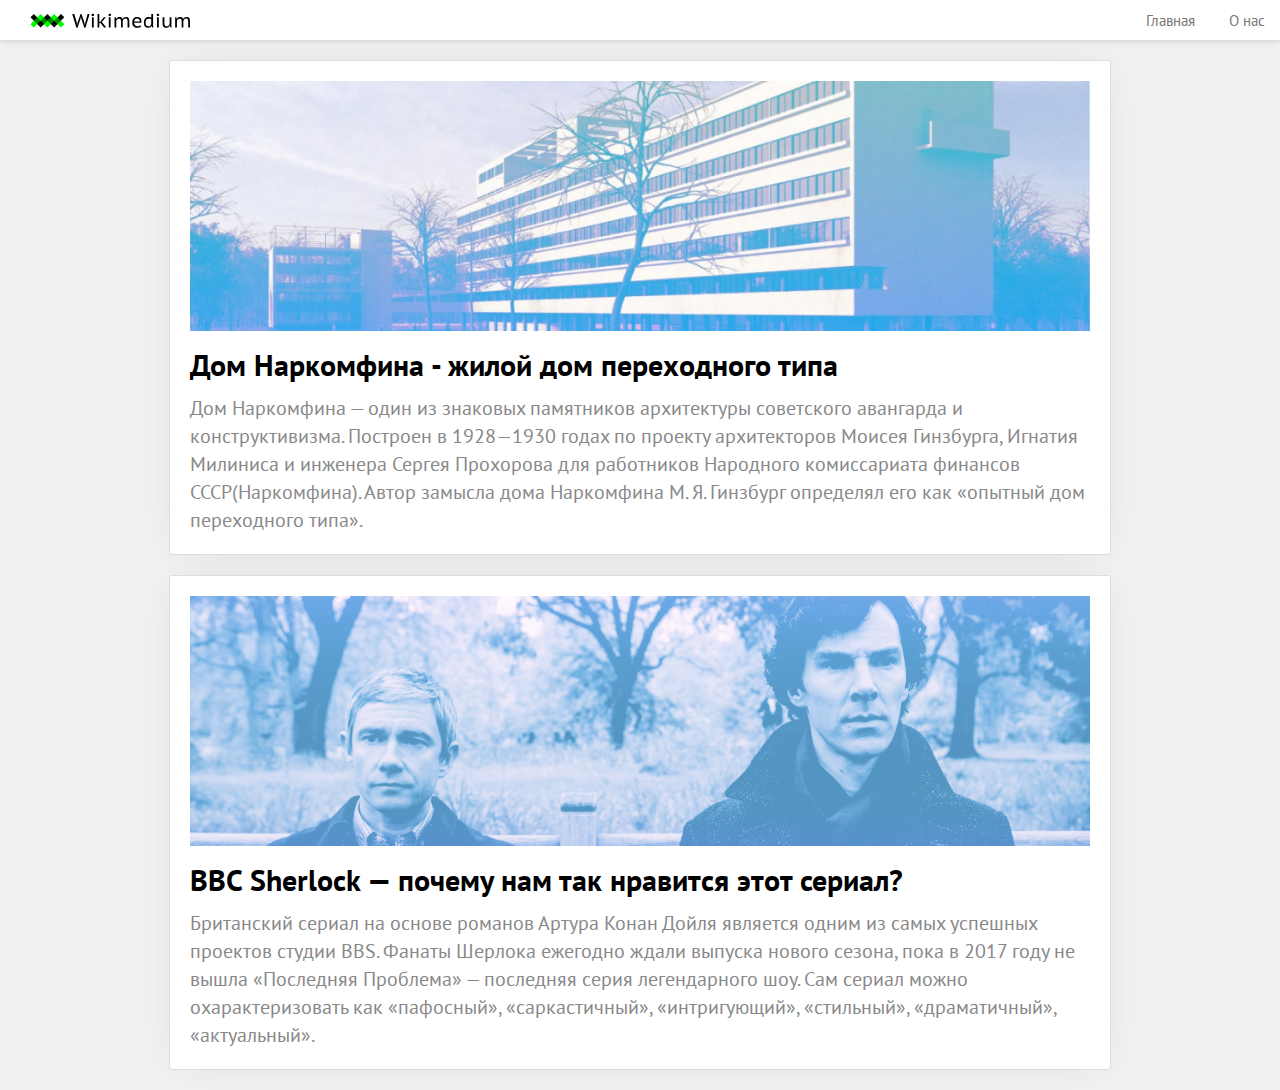
<file: index.html>
<!DOCTYPE html>
<html lang="en">
  <head>
    <meta charset="UTF-8" />
    <meta name="viewport" content="width=device-width, initial-scale=1.0" />
    <meta property="og:title" content="Wikimedium" />
    <meta
      property="og:description"
      content="Проект разработан для изучения основ веб-верстки, яхыка гипертекстовой
разметки HTML и каскадных таблиц стилей css"
    />
    <meta
      property="og:image"
      content="https://raw.githubusercontent.com/HarukoRakuke/wikimedium/main/images/narkomfin.jpg"
    />
    <meta property="og:type" content="profile" />
    <meta
      property="og:url"
      content="https://harukorakuke.github.io/wikimedium/index.html"
    />

    <title>Wikimedium</title>
    <link rel="stylesheet" href="stylesheets/style.css" />
    <link
      href="https://fonts.googleapis.com/css2?family=PT+Sans+Caption:wght@400;700&family=PT+Sans:ital,wght@0,400;0,700;1,400;1,700&display=swap"
      rel="stylesheet"
    />
    <link rel="icon" type="image/x-icon" href="images/favicon.ico" />
    <link rel="icon" type="image/png" href="images/favicon.png" />
    <script src="javascripts/jquery-3.7.1.js" charset="utf-8"></script>
    <style>
      body {
        background-color: #f0f0f0;
      }
    </style>
  </head>
  <body>
    <!-- шапка сайта -->
    <nav class="menubar">
      <img src="images/logo.svg" alt="Логотип сайта Викимедиум" />
      <ul>
        <li><a href="index.html">Главная</a></li>
        <li><a href="about.html">О нас</a></li>
      </ul>
    </nav>
    <!-- основное содержимое -->
    <main>
      <div class="index_item">
        <img src="images/narkomfin.jpg" alt="Жилой дом Наркомфина" />
        <h1>Дом Наркомфина - жилой дом переходного типа</h1>
        <p>
          Дом Наркомфина — один из знаковых памятников архитектуры советского
          авангарда и конструктивизма. Построен в 1928—1930 годах по проекту
          архитекторов Моисея Гинзбурга, Игнатия Милиниса и инженера Сергея
          Прохорова для работников Народного комиссариата финансов
          СССР(Наркомфина). Автор замысла дома Наркомфина М. Я. Гинзбург
          определял его как «опытный дом переходного типа».
        </p>
        <a href="narkomfin.html"></a>
      </div>
      <div class="index_item">
        <img
          src="images/sherlock_and_john.png"
          alt="Джон и Шерлок - главные герои сериала"
        />
        <h1>BBC Sherlock — почему нам так нравится этот сериал?</h1>
        <p>
          Британский сериал на основе романов Артура Конан Дойля является одним
          из самых успешных проектов студии BBS. Фанаты Шерлока ежегодно ждали
          выпуска нового сезона, пока в 2017 году не вышла «Последняя Проблема»
          — последняя серия легендарного шоу. Сам сериал можно охарактеризовать
          как «пафосный», «саркастичный», «интригующий», «стильный»,
          «драматичный», «актуальный».
        </p>
        <a href="sherlock.html"></a>
      </div>
    </main>
  </body>
</html>
</file>
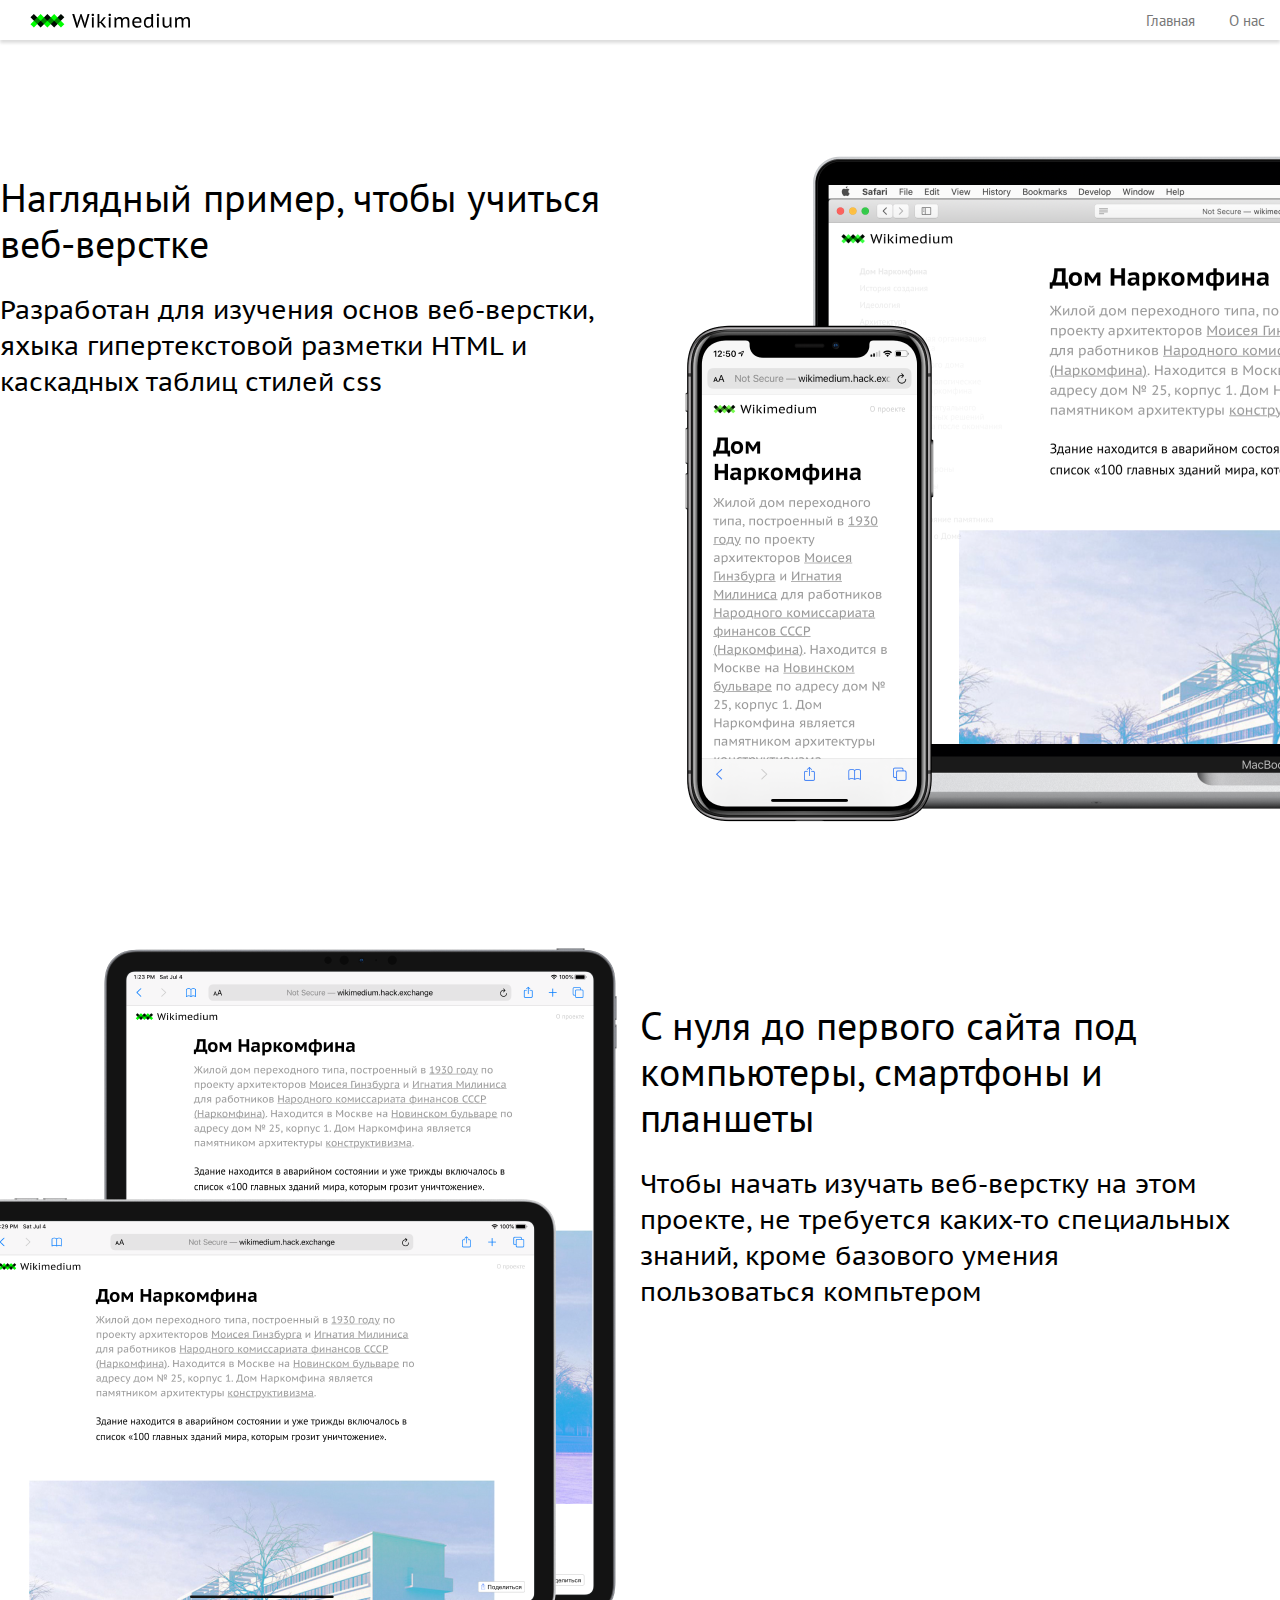
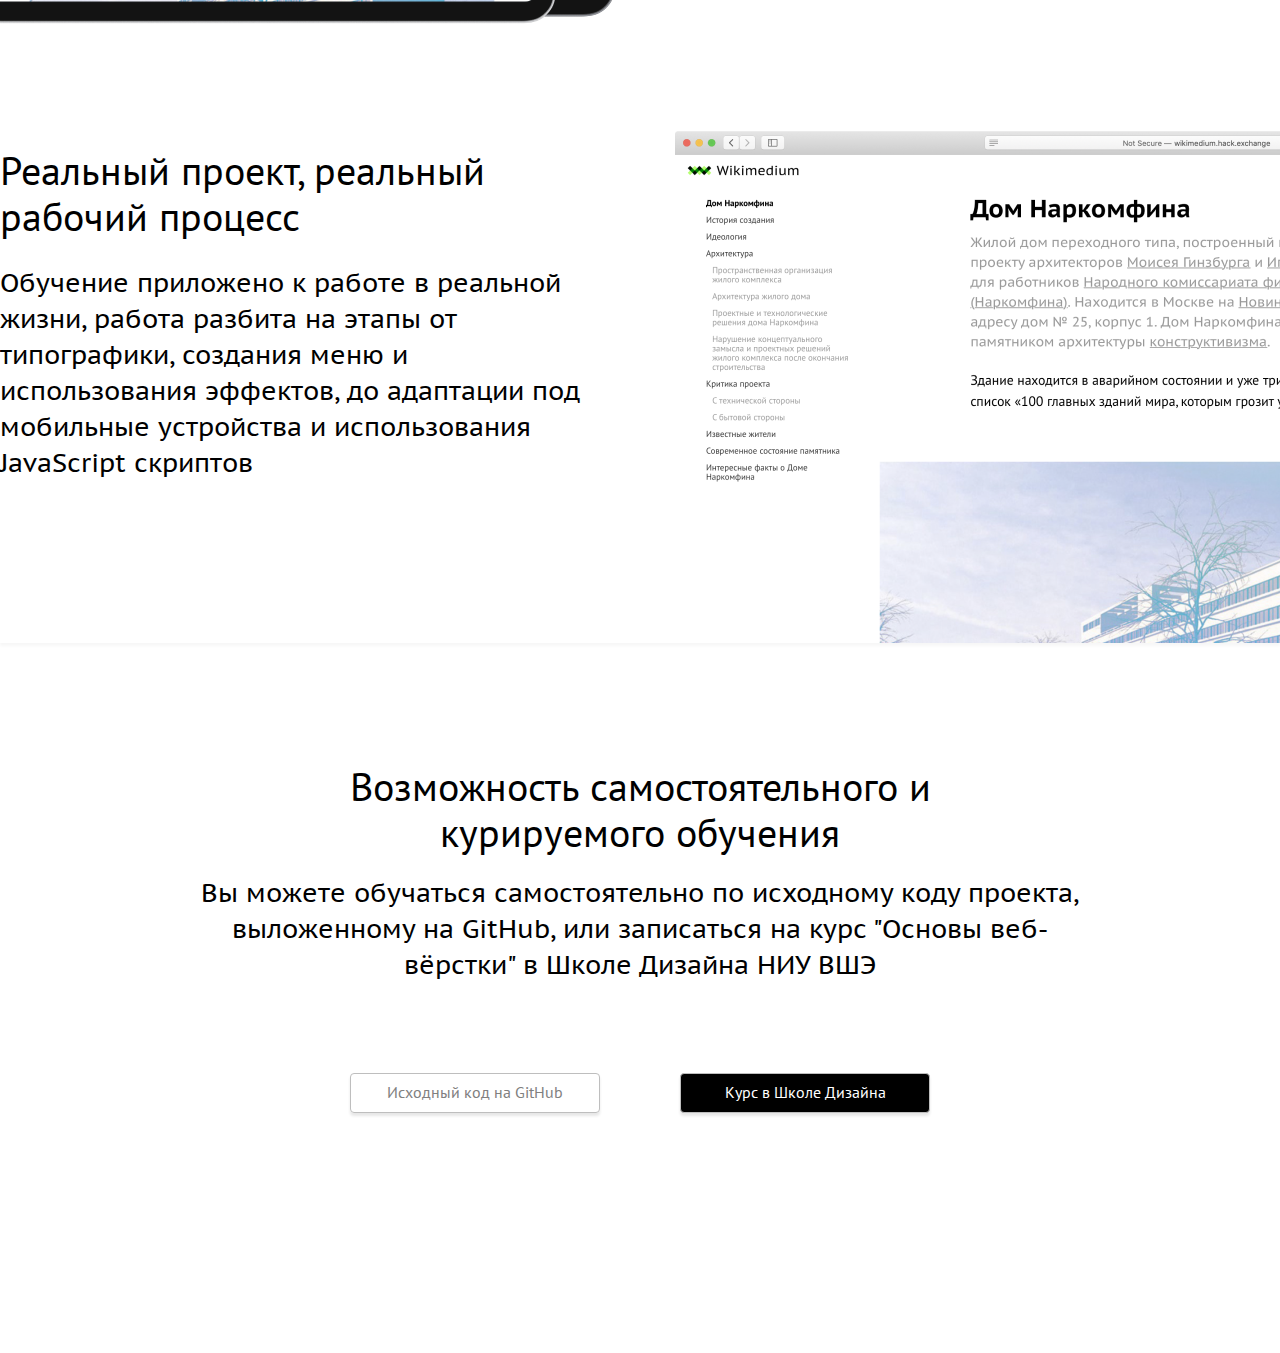
<file: about.html>
<!DOCTYPE html>
<html lang="ru">
  <head>
    <meta charset="UTF-8" />
    <meta name="viewport" content="width=device-width, initial-scale=1.0" />
    <meta
      property="og:url"
      content="https://harukorakuke.github.io/wikimedium/index.html"
    />
    <title>О проекте</title>
    <link rel="stylesheet" href="stylesheets/style.css" />
    <link
      href="https://fonts.googleapis.com/css2?family=PT+Sans+Caption:wght@400;700&family=PT+Sans:ital,wght@0,400;0,700;1,400;1,700&display=swap"
      rel="stylesheet"
    />
    <link rel="icon" type="image/x-icon" href="images/favicon.ico" />
    <link rel="icon" type="image/png" href="images/favicon.png" />
  </head>
  <body>
    <!-- шапка сайта -->
    <nav class="menubar">
      <img src="images/logo.svg" alt="Логотип сайта Викимедиум" />
      <ul>
        <li><a href="index.html">Главная</a></li>
        <li><a href="about.html">О нас</a></li>
      </ul>
    </nav>
    <!-- контент -->
    <section>
      <div>
        <h1>Наглядный пример, чтобы учиться веб-верстке</h1>
        <p>
          Разработан для изучения основ веб-верстки, яхыка гипертекстовой
          разметки HTML и каскадных таблиц стилей css
        </p>
      </div>
      <div>
        <img
          src="images/about1.png"
          alt="Мокапы макбука и айфона с проектом Дом Наркомфина"
        />
      </div>
    </section>

    <section>
      <div>
        <img
          src="images/about2.png"
          alt="Мокапы планшетов с проектом Дом Наркомфина"
        />
      </div>
      <div>
        <h1>С нуля до первого сайта под компьютеры, смартфоны и планшеты</h1>
        <p>
          Чтобы начать изучать веб-верстку на этом проекте, не требуется
          каких-то специальных знаний, кроме базового умения пользоваться
          компьтером
        </p>
      </div>
    </section>

    <section>
      <div>
        <h1>Реальный проект, реальный рабочий процесс</h1>
        <p>
          Обучение приложено к работе в реальной жизни, работа разбита на этапы
          от типографики, создания меню и использования эффектов, до адаптации
          под мобильные устройства и использования JavaScript скриптов
        </p>
      </div>
      <div>
        <img
          src="images/about3.png"
          alt="Скрин десктопной версии с проектом Дом Наркомфина"
        />
      </div>
    </section>
    <section>
      <h1 class="end_header">
        Возможность самостоятельного и курируемого обучения
      </h1>
      <p class="end_paragraph">
        Вы можете обучаться самостоятельно по исходному коду проекта,
        выложенному на GitHub, или записаться на курс "Основы веб-вёрстки" в
        Школе Дизайна НИУ ВШЭ
      </p>
    </section>
    <div class="buttons">
      <div class="button">Исходный код на GitHub</div>
      <div class="button">Курс в Школе Дизайна</div>
    </div>
    <!-- AddToAny BEGIN -->
    <div class="a2a_kit a2a_kit_size_32 a2a_default_style">
      <a class="a2a_dd" href="https://www.addtoany.com/share"></a>
      <a class="a2a_button_telegram"></a>
      <a class="a2a_button_vk"></a>
      <a class="a2a_button_copy_link"></a>
    </div>
    <script async src="https://static.addtoany.com/menu/page.js"></script>
    <!-- AddToAny END -->
  </body>
</html>
</file>
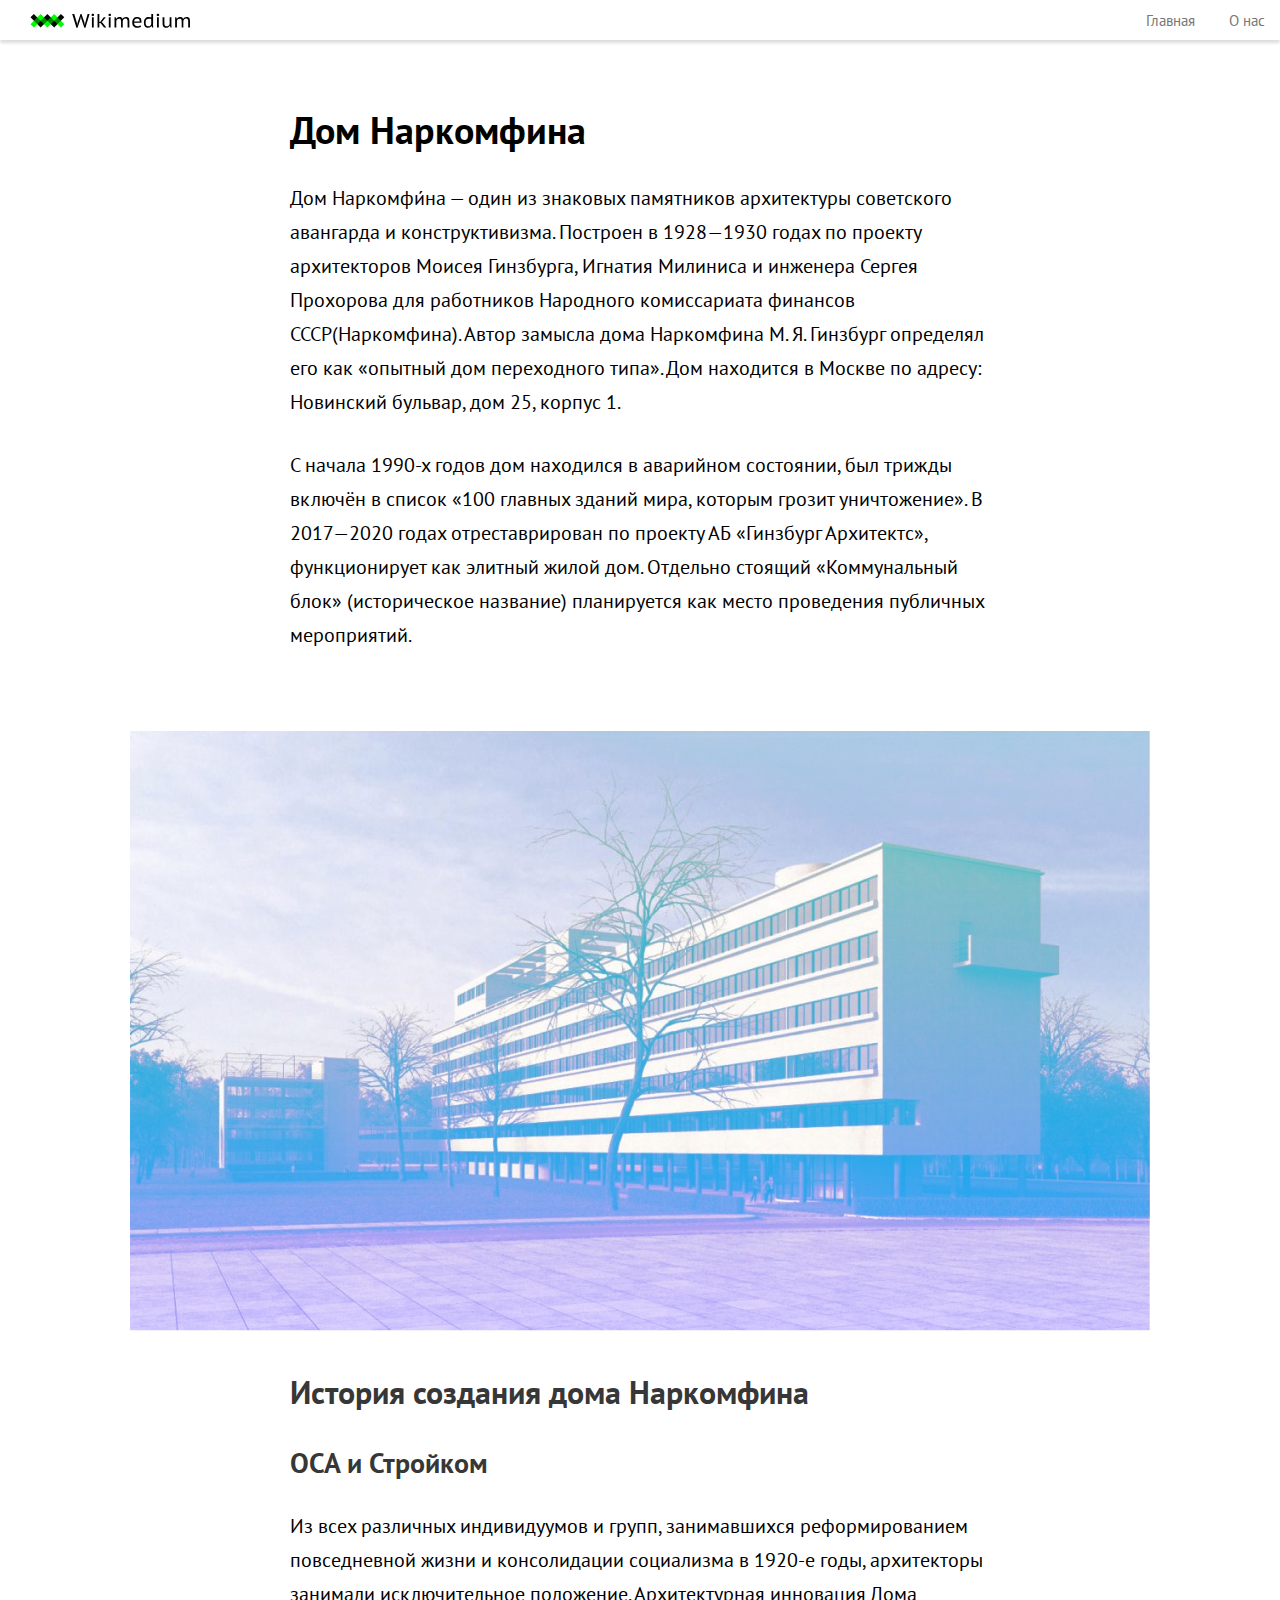
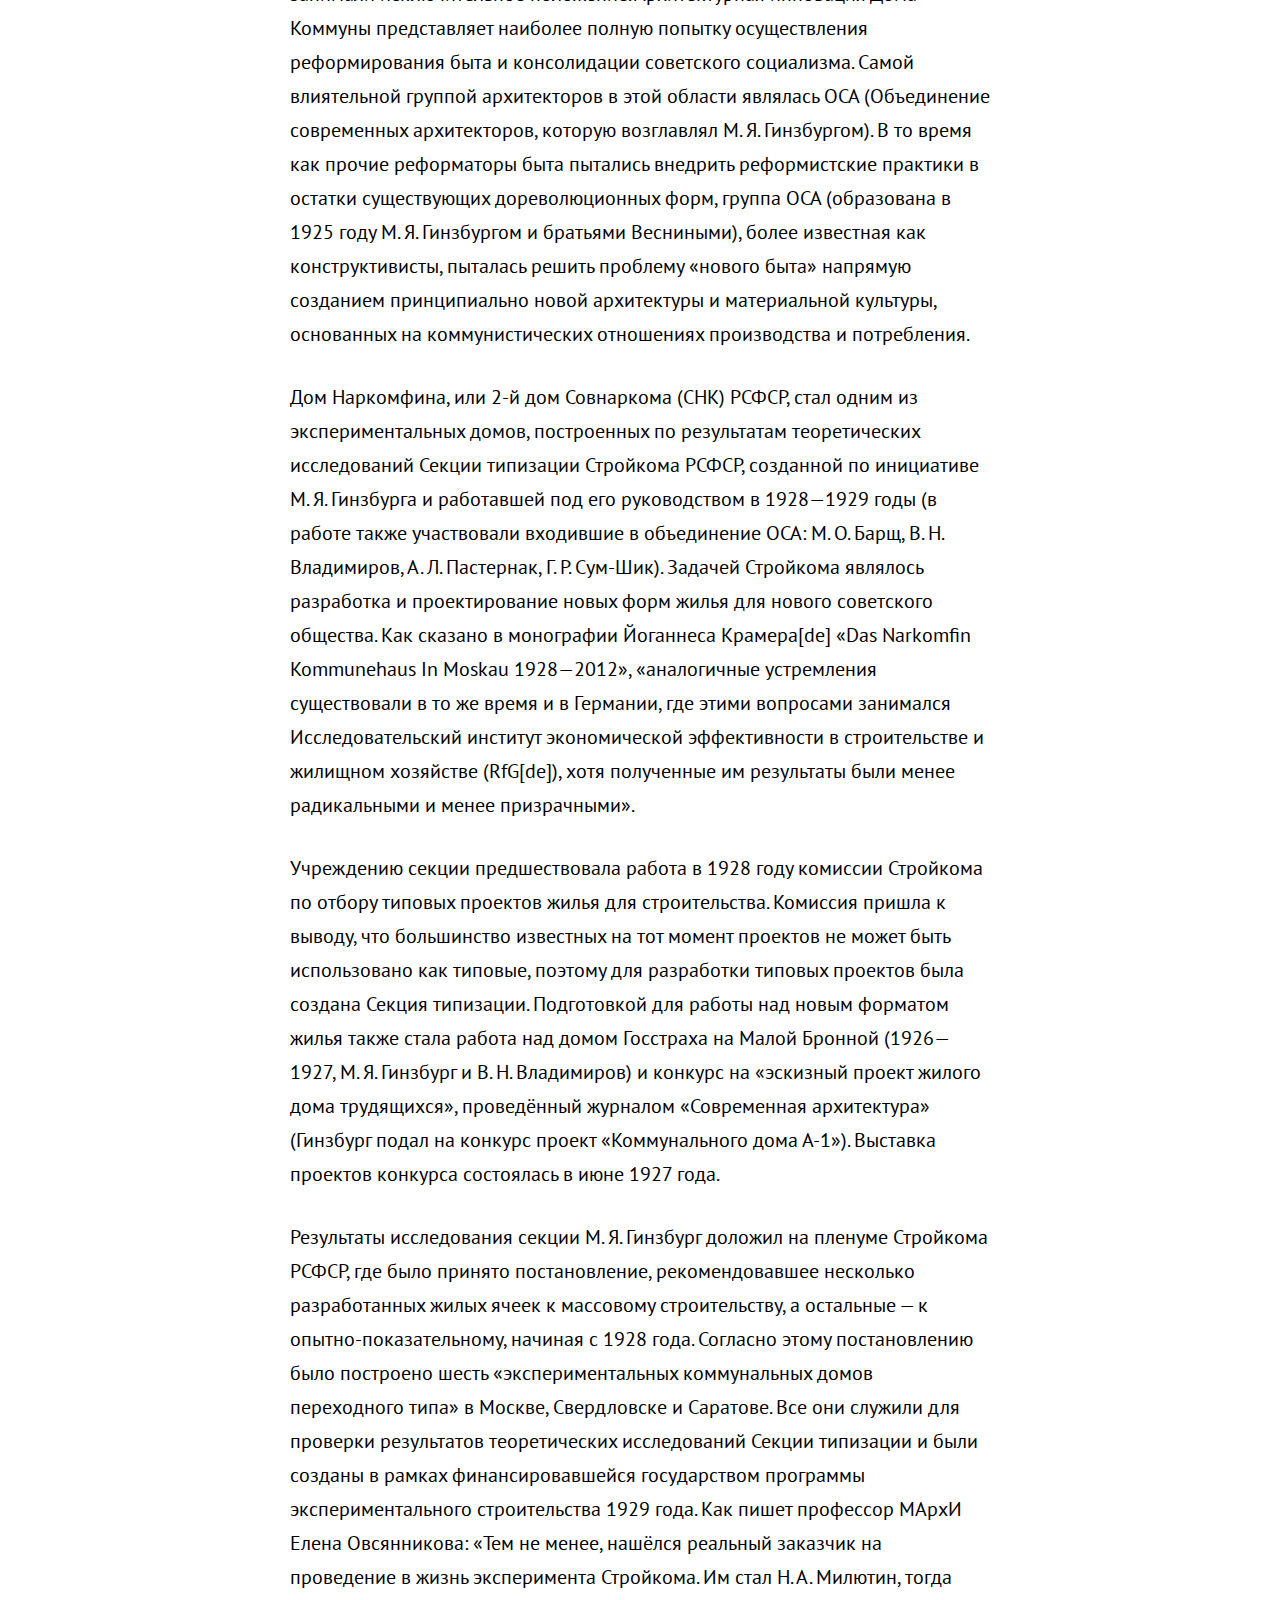
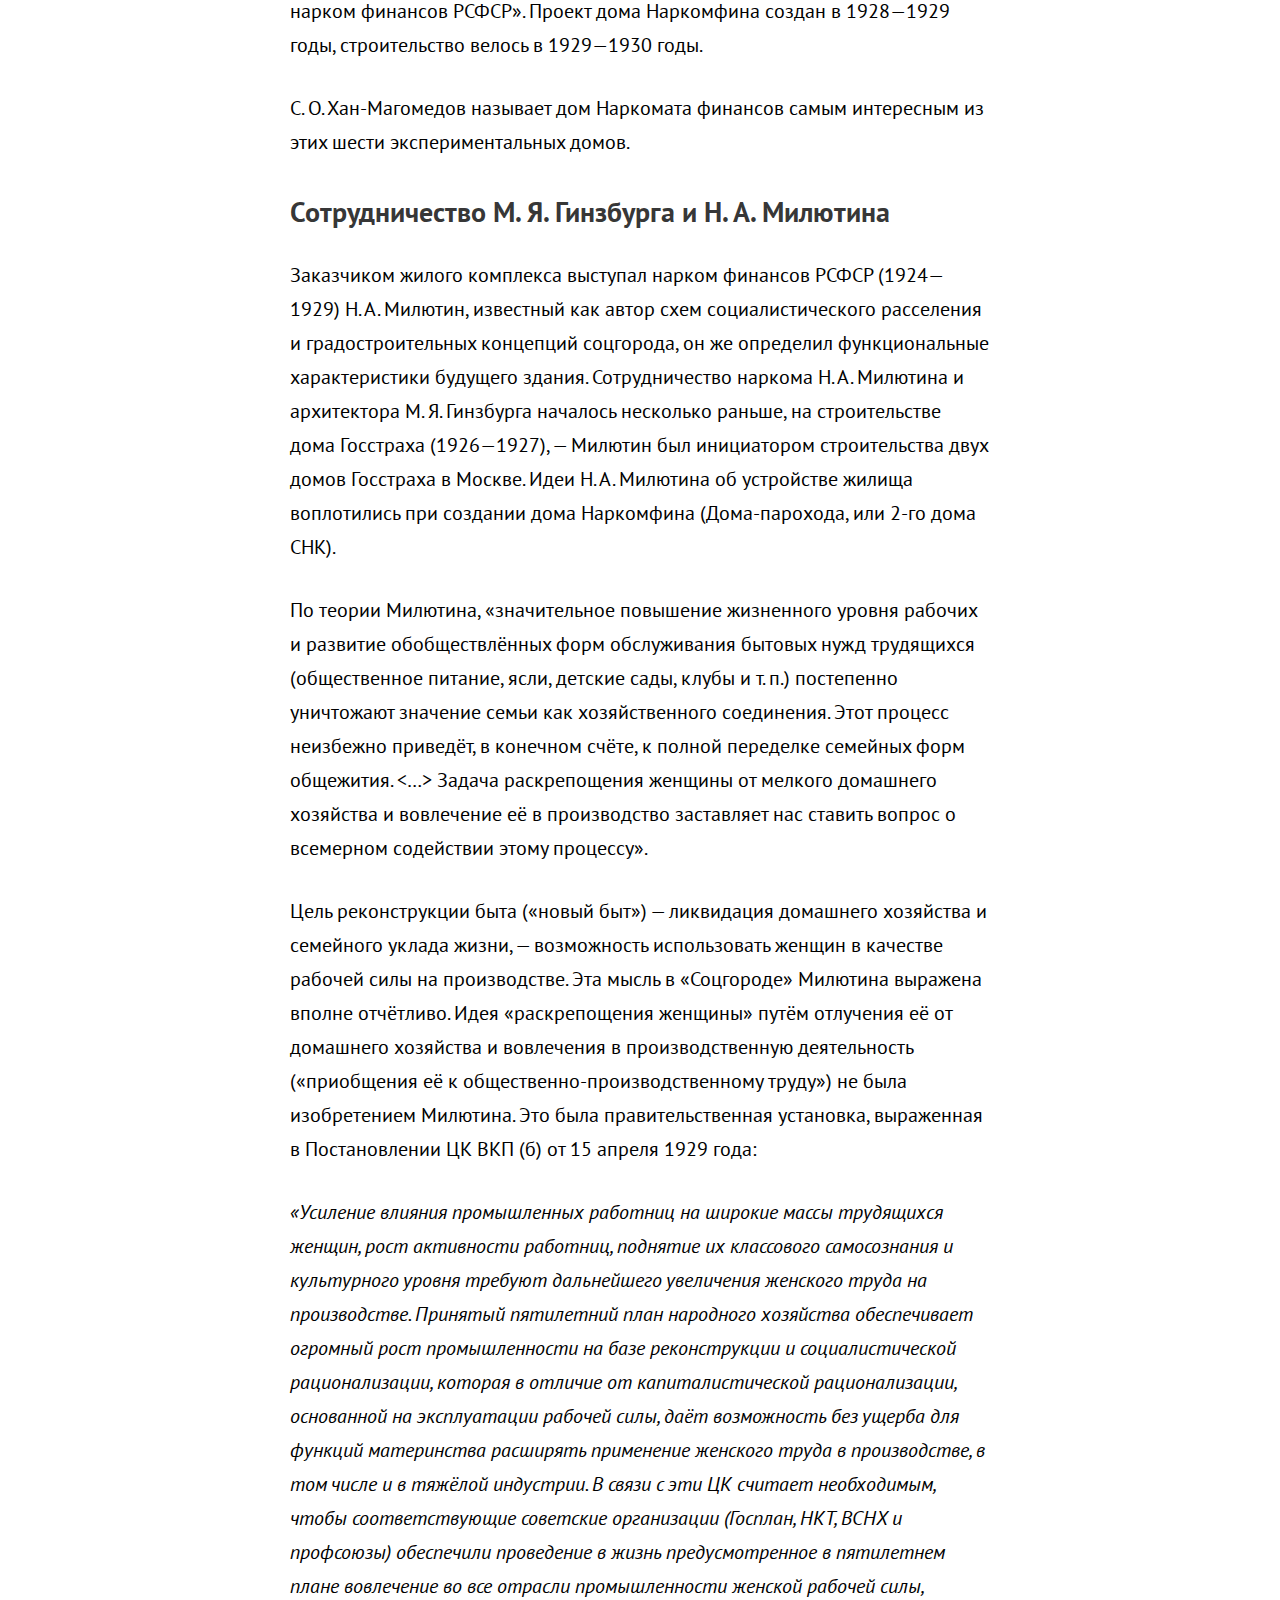
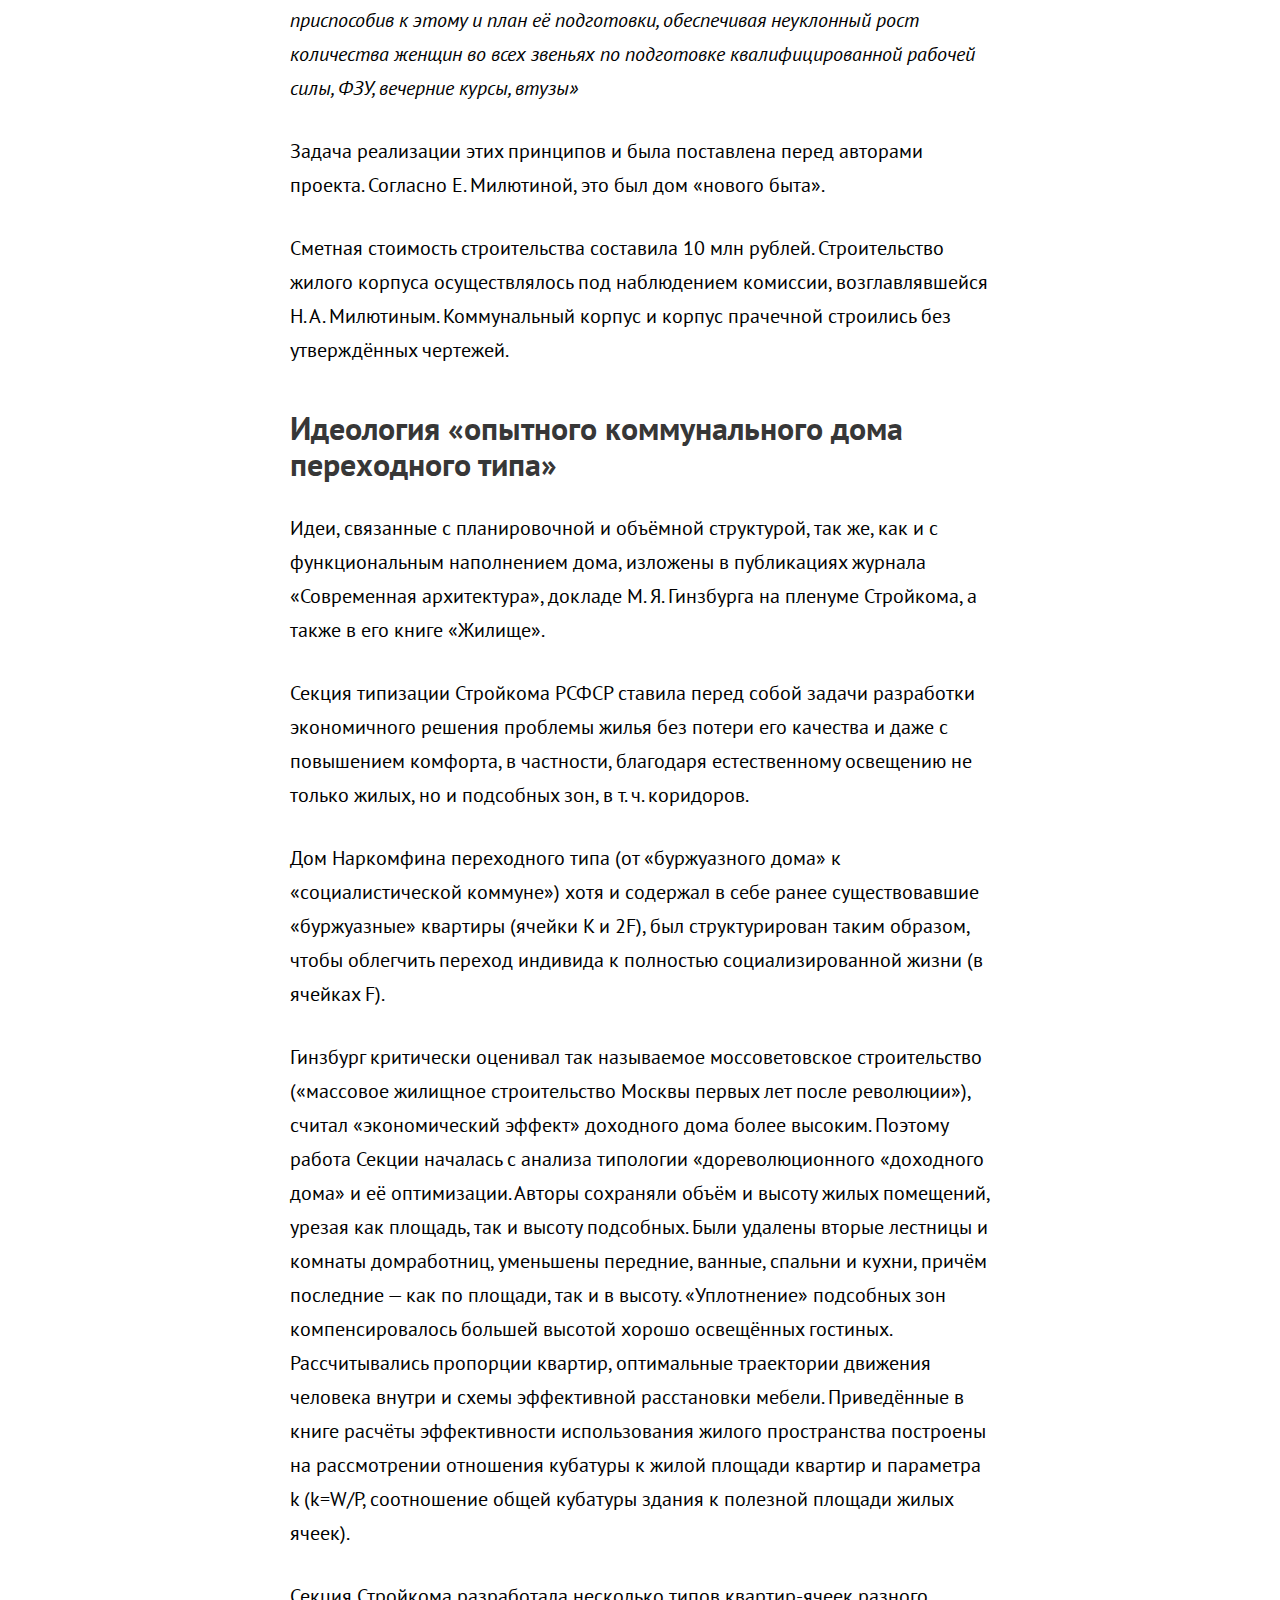
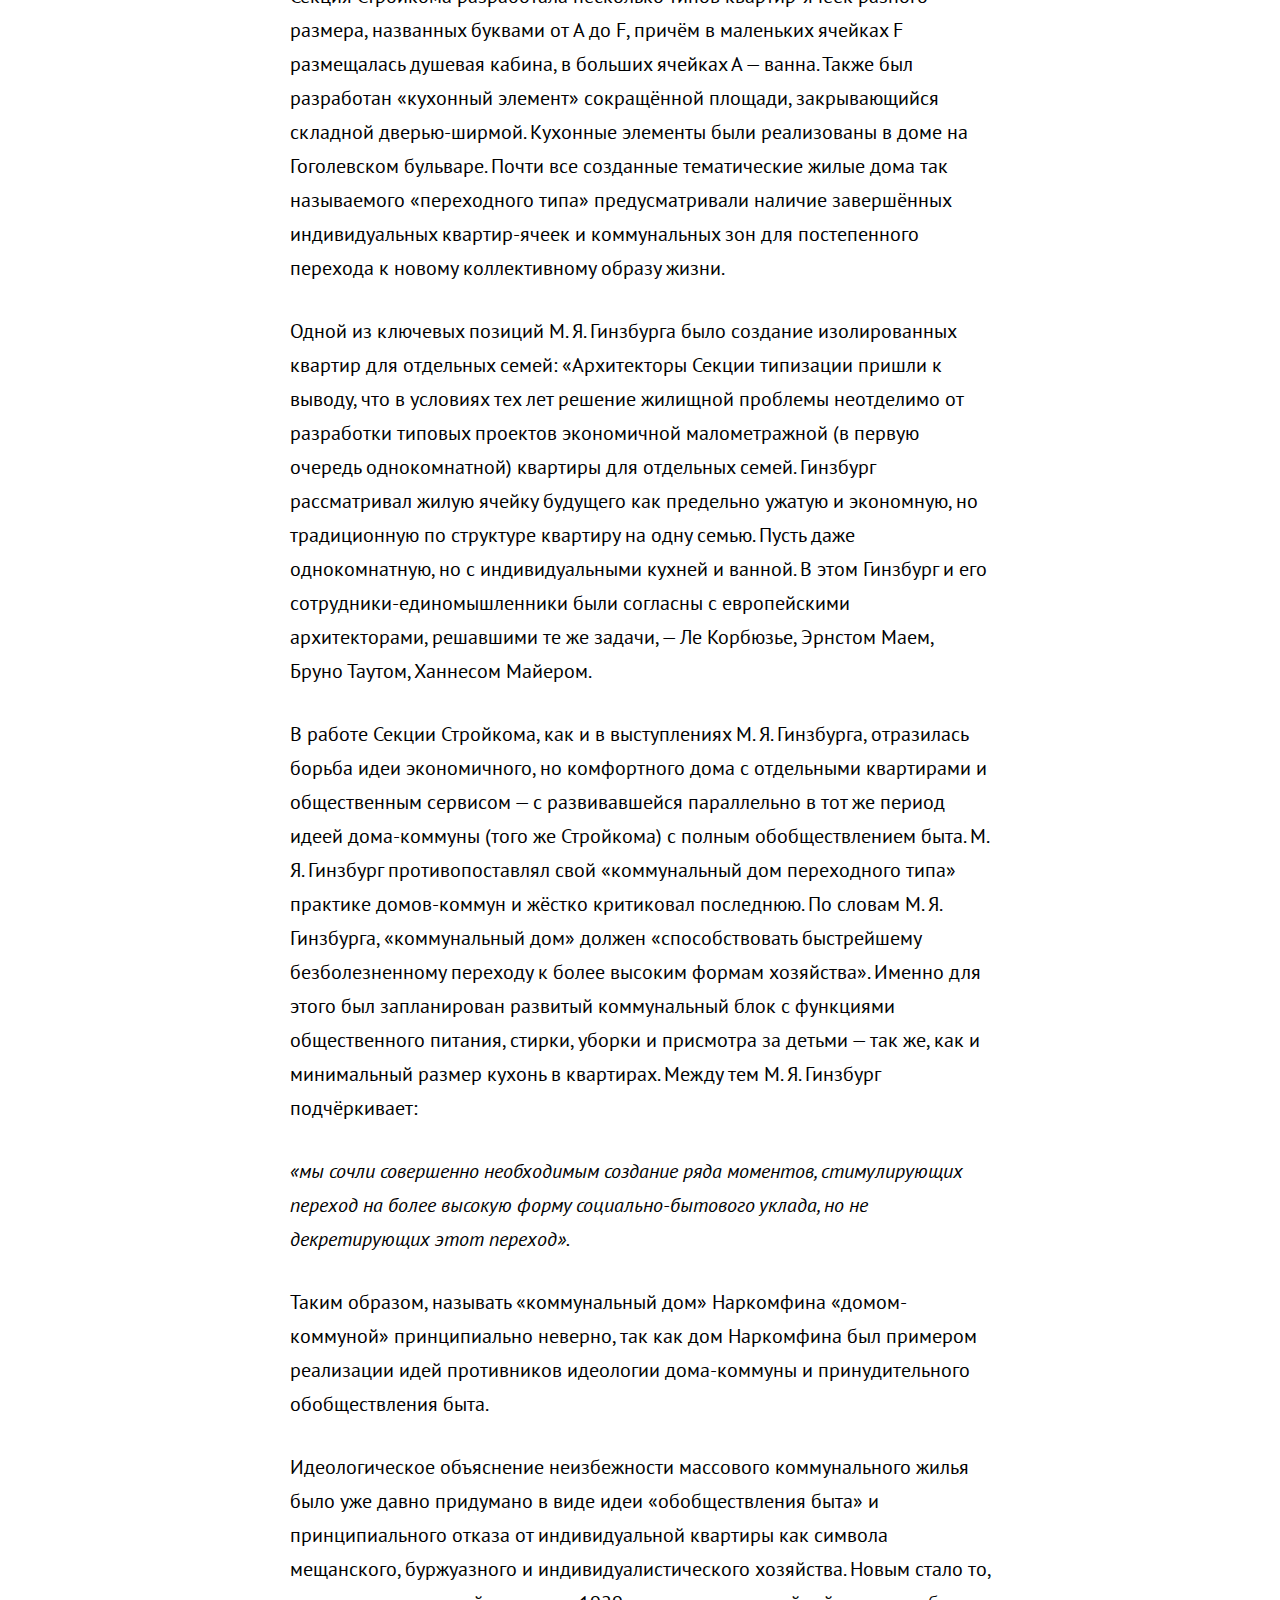
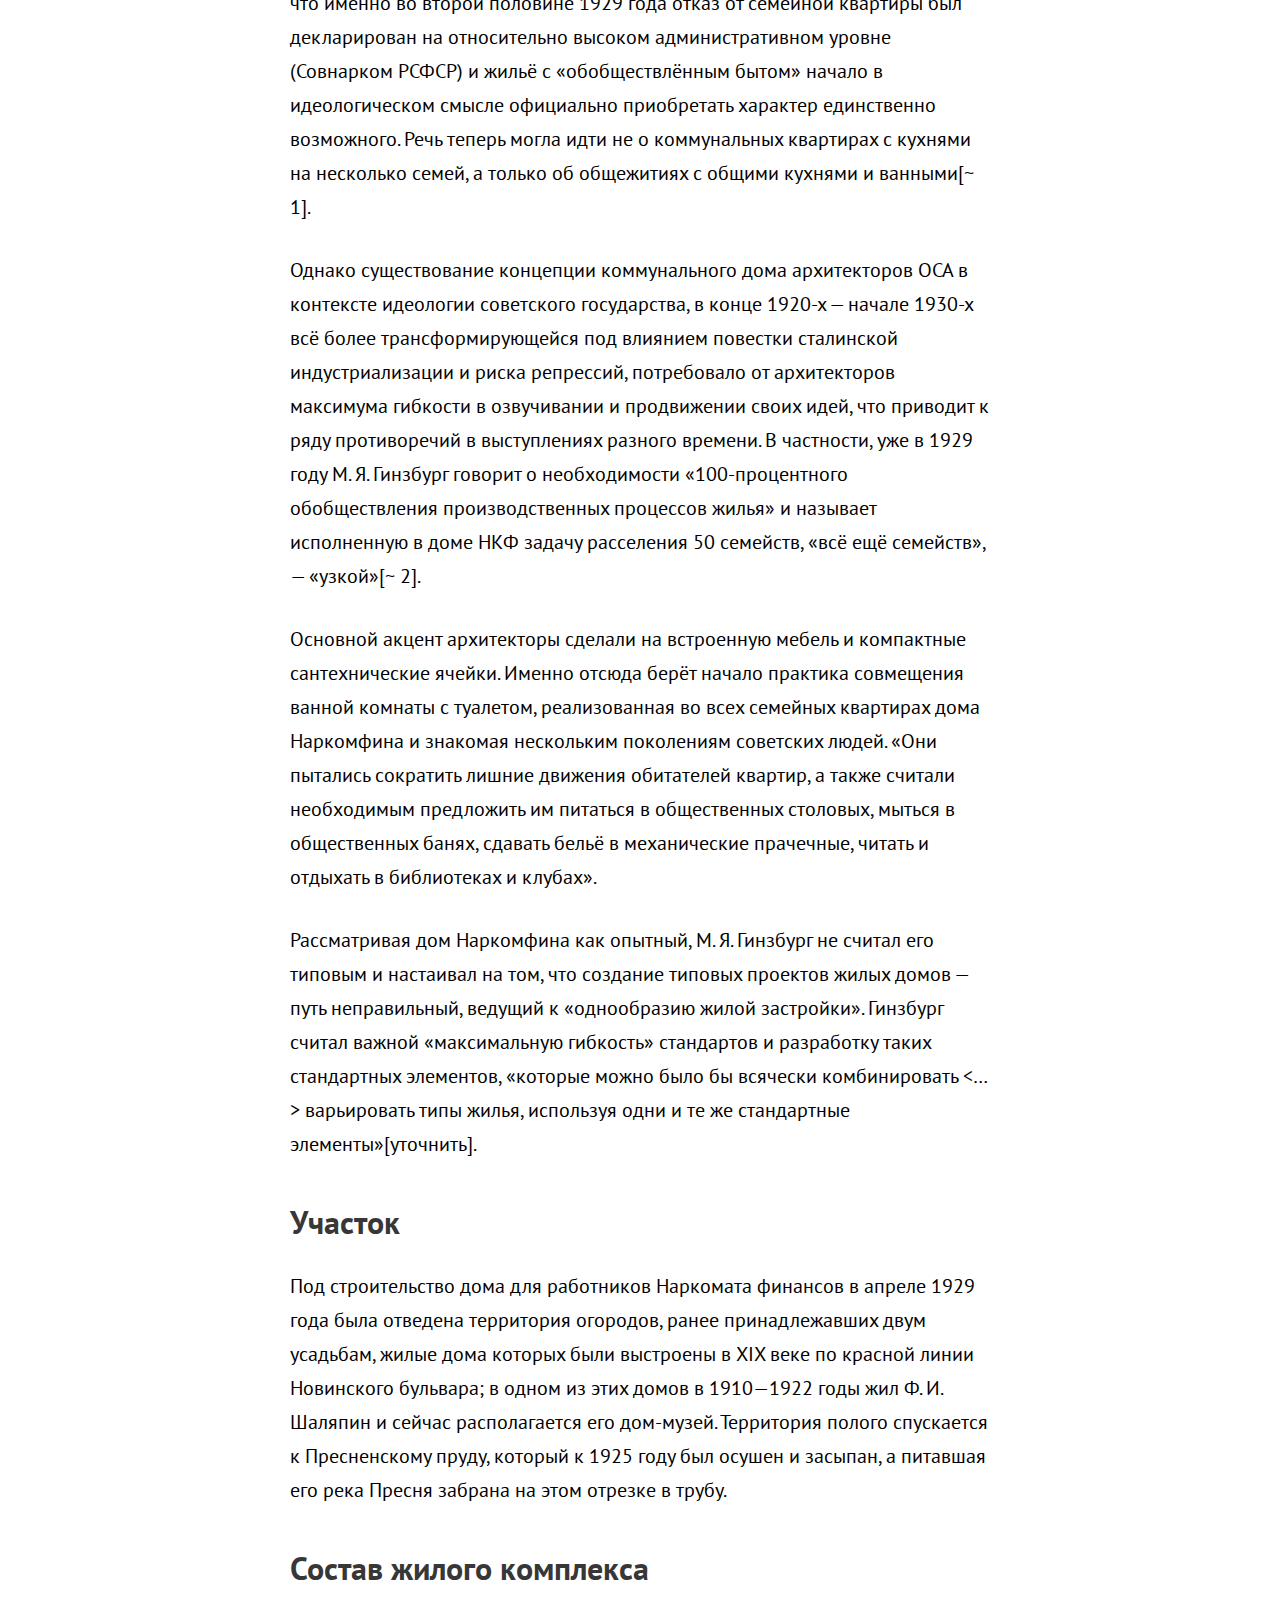
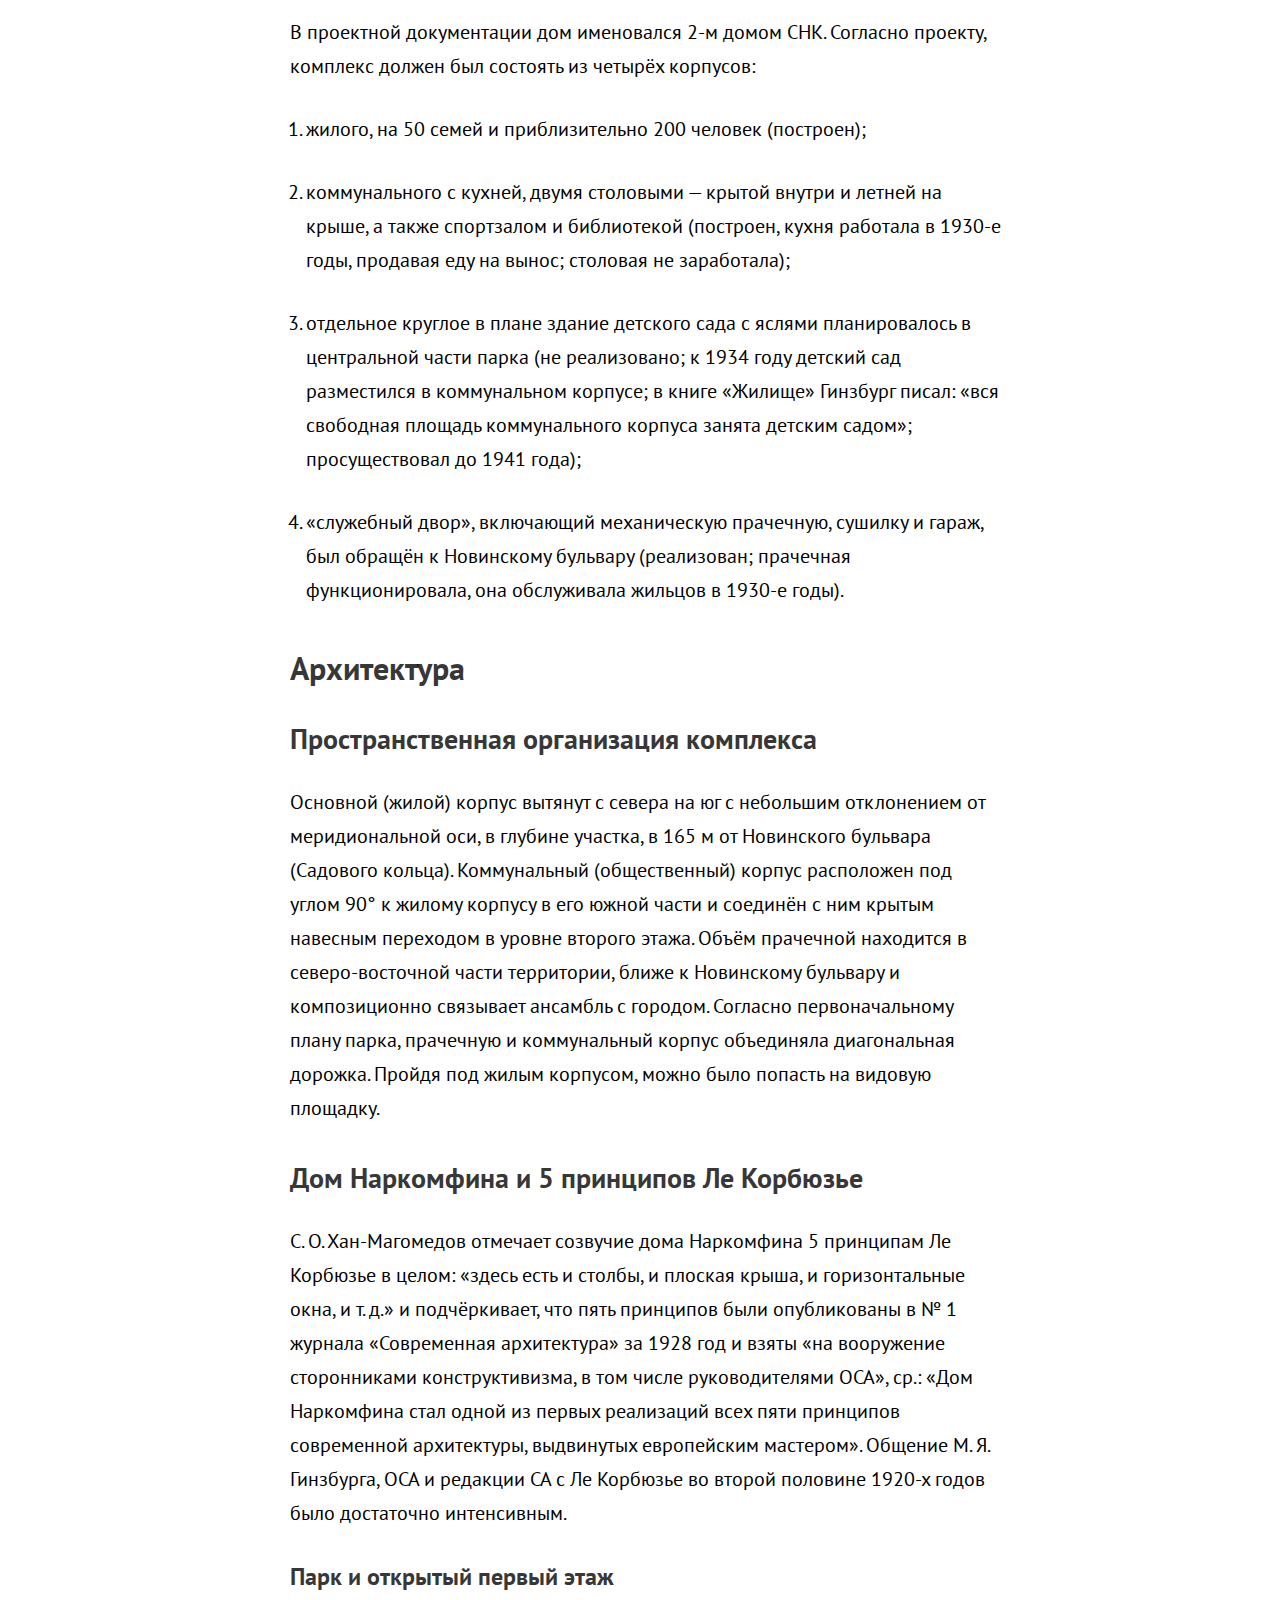
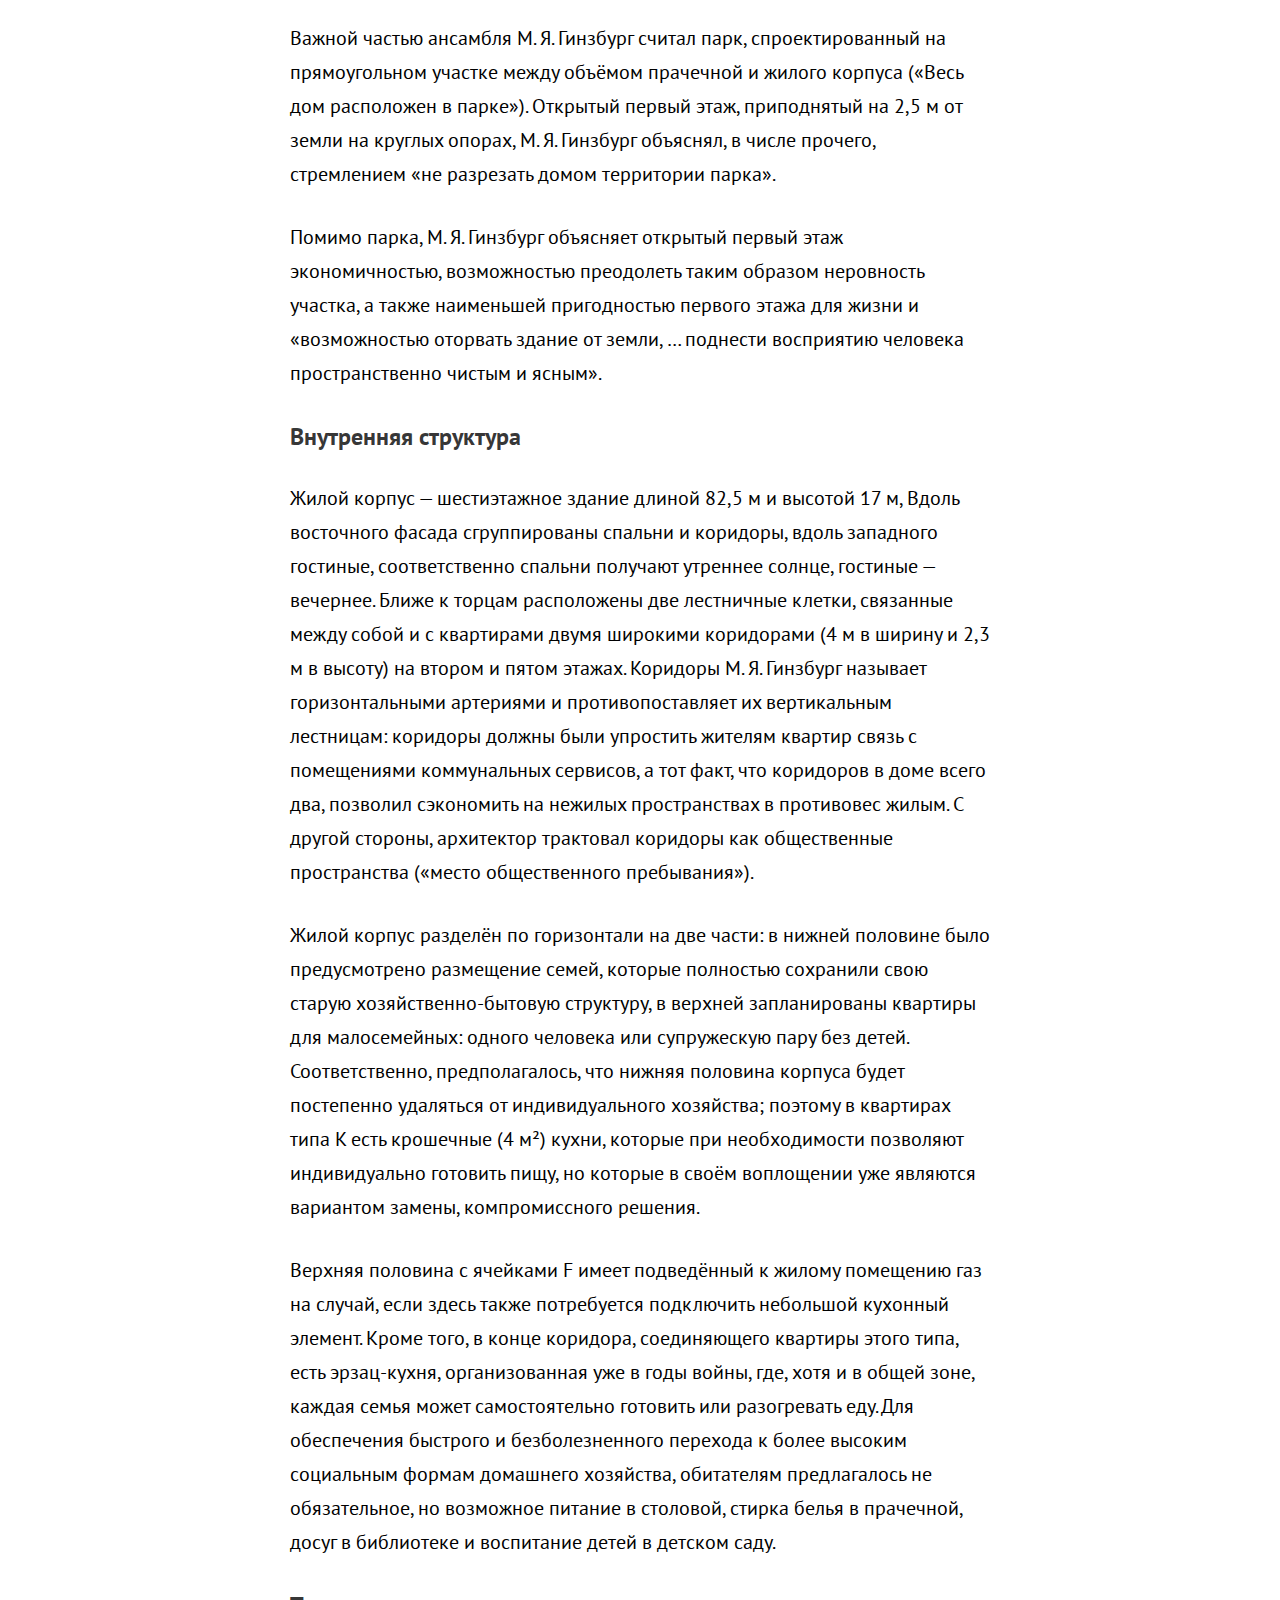
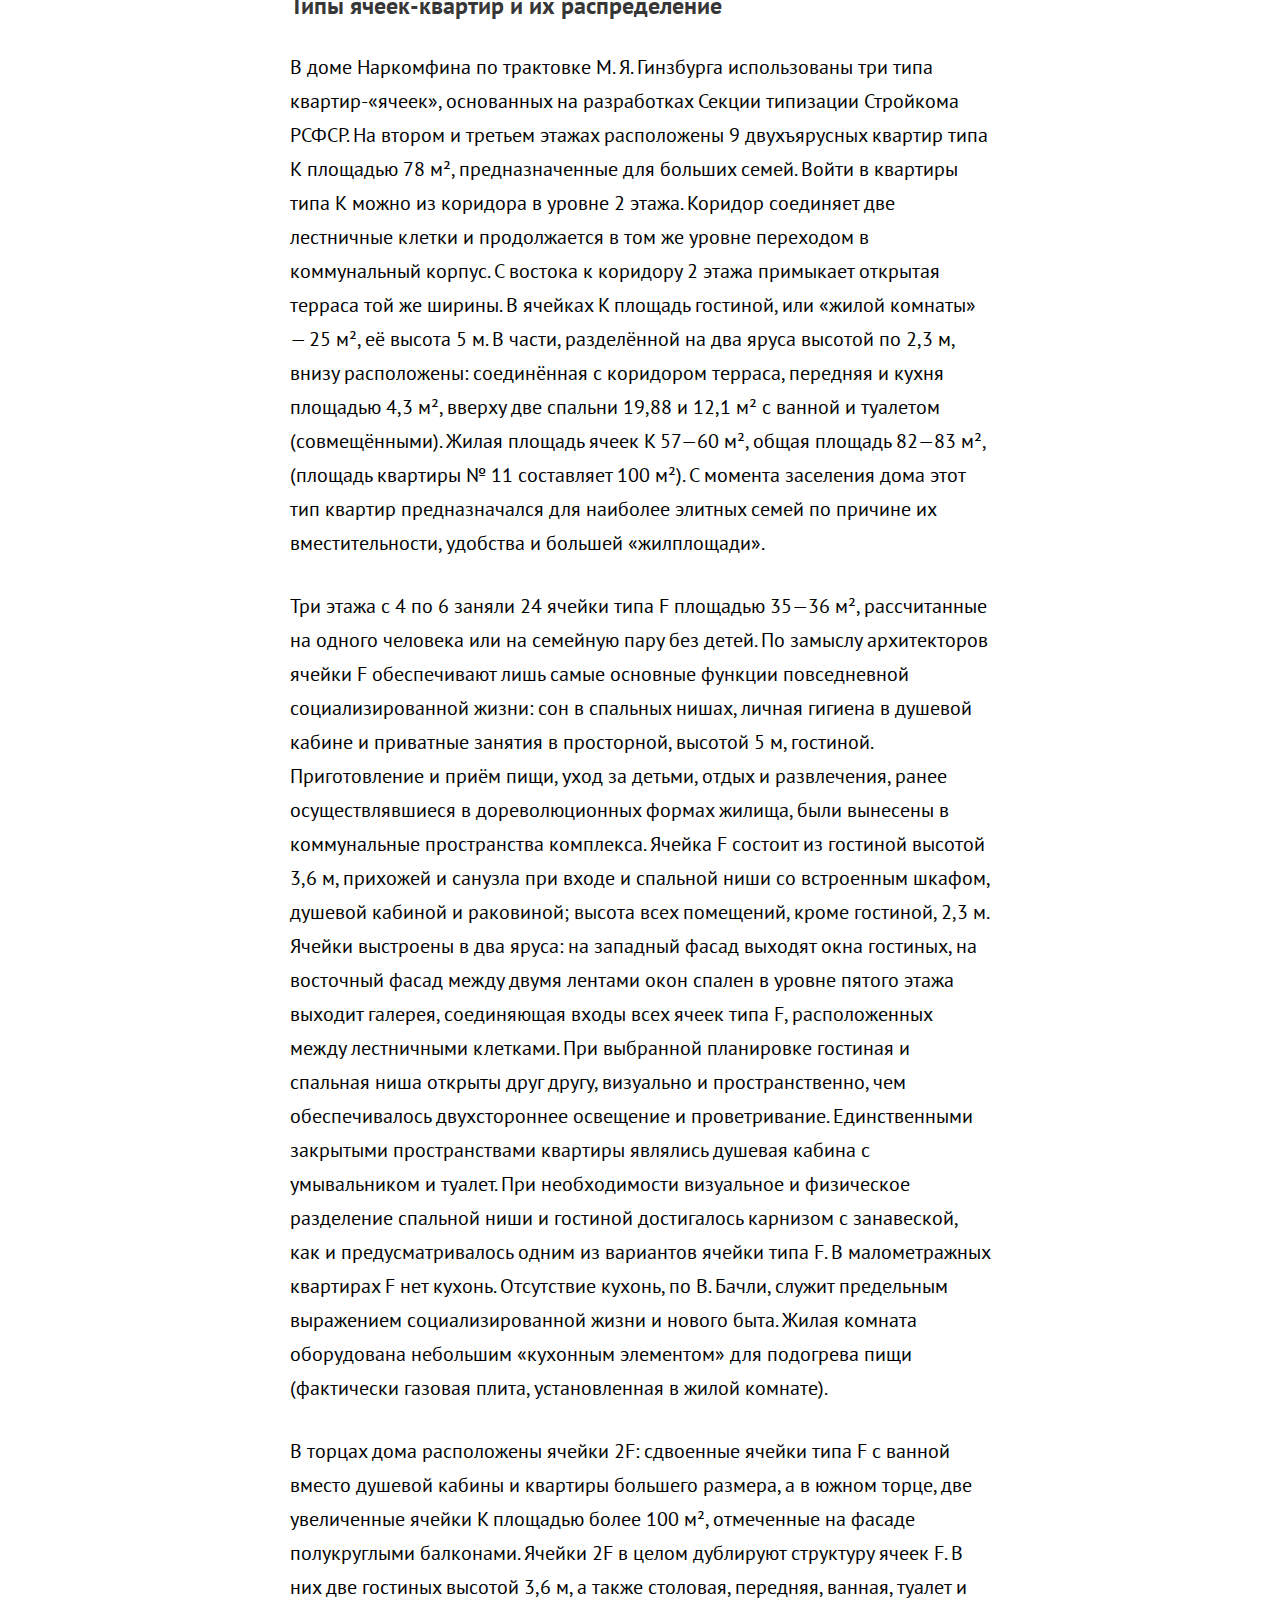
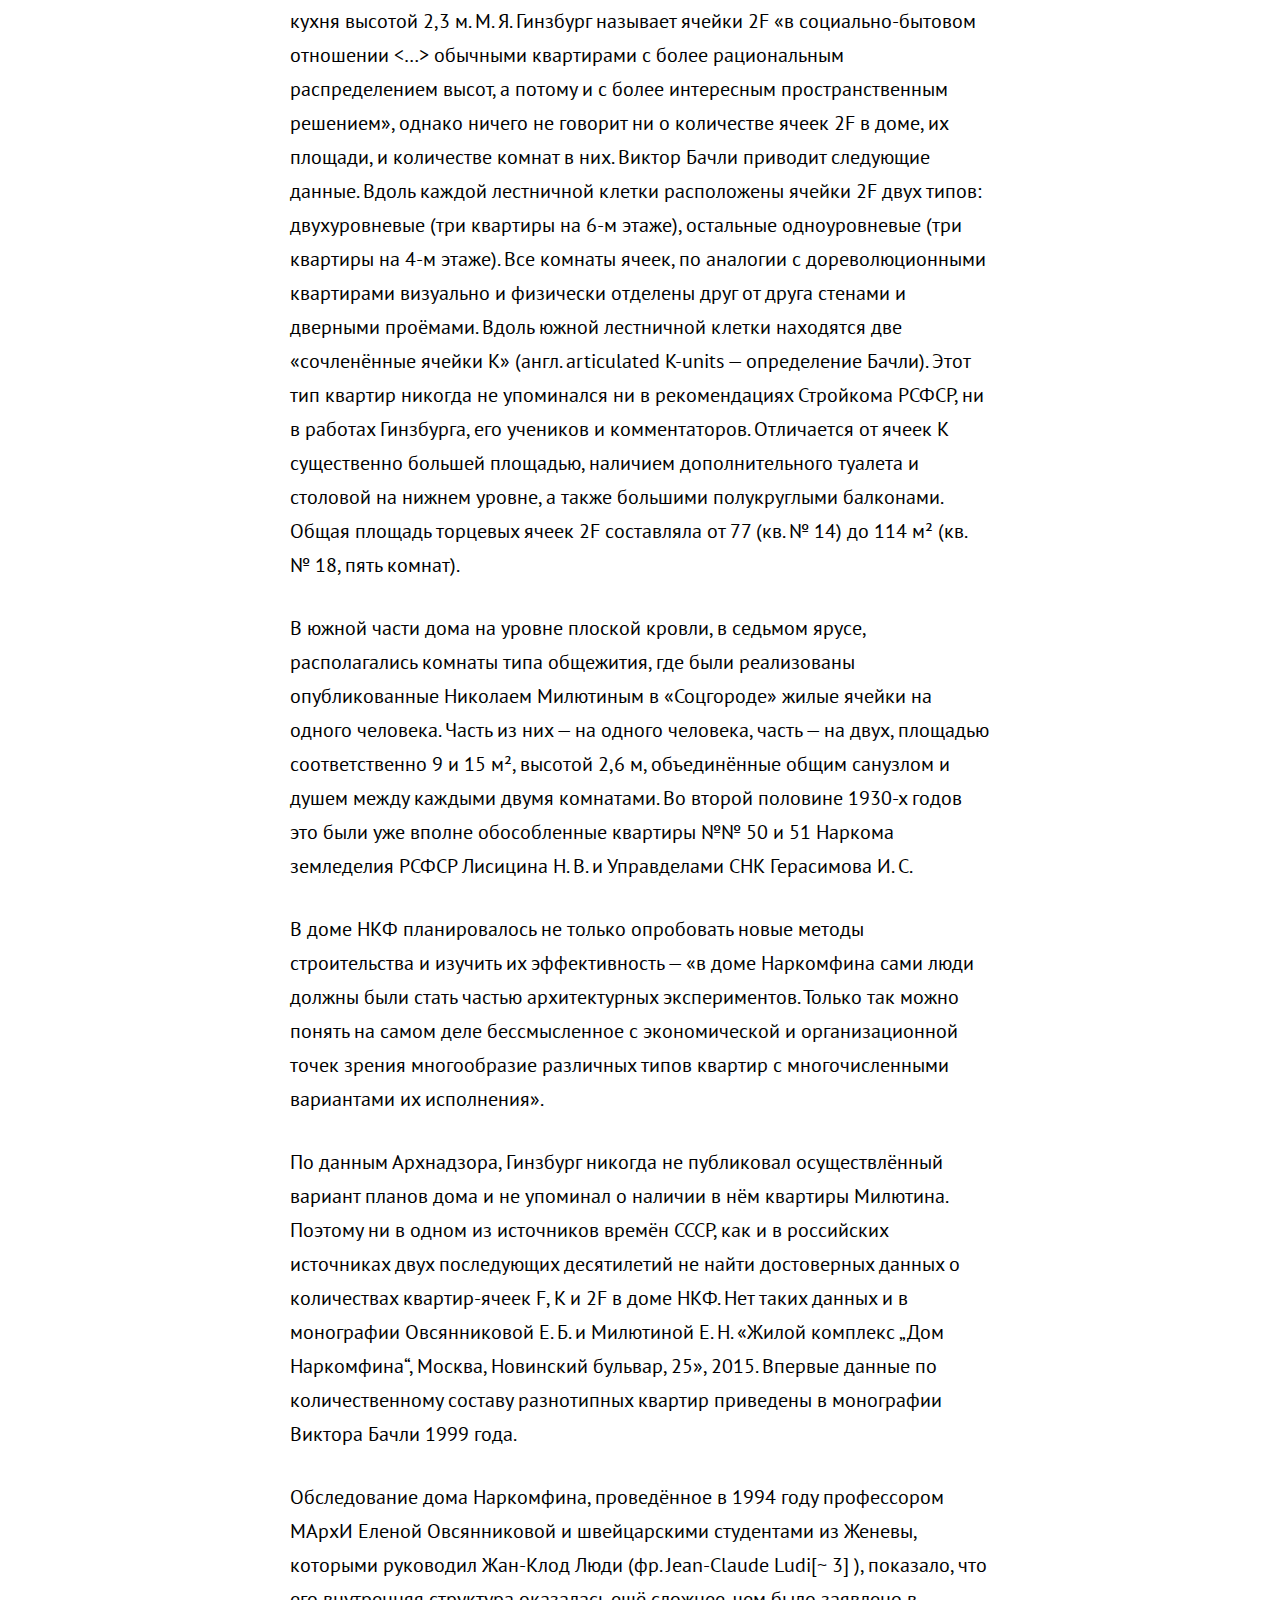
<file: narkomfin.html>
<!DOCTYPE html>
<html lang="en">
  <head>
    <meta charset="UTF-8" />
    <meta name="viewport" content="width=device-width, initial-scale=1.0" />
    <meta property="og:title" content="Wikimedium"/>
<meta property="og:description" content="Проект разработан для изучения основ веб-верстки, яхыка гипертекстовой
разметки HTML и каскадных таблиц стилей css"/>
<meta property="og:image" content="https://raw.githubusercontent.com/HarukoRakuke/wikimedium/main/images/narkomfin.jpg"/>
<meta property="og:type" content="profile"/>
<meta property="og:url" content="https://harukorakuke.github.io/wikimedium/index.html">

    <title>Narkomfin</title>
    <link rel="stylesheet" href="stylesheets/style.css" />
    <link
      href="https://fonts.googleapis.com/css2?family=PT+Sans+Caption:wght@400;700&family=PT+Sans:ital,wght@0,400;0,700;1,400;1,700&display=swap"
      rel="stylesheet"
    />
    <link rel="icon" type="image/x-icon" href="images/favicon.ico" />
<link rel="icon" type="image/png" href="images/favicon.png" />
    <script src="javascripts/jquery-3.7.1.js" charset="utf-8"></script>
  </head>
  <body>
    <!-- шапка сайта -->
    <nav class="menubar">
      <img src="images/logo.svg" alt="Логотип сайта Викимедиум">
      <ul>
        <li><a href="index.html">Главная</a></li>
        <li><a href="about.html">О нас</a></li>
      </ul>
    </nav>
    <!-- меню сайдбара -->
    <nav class="sidebar">
      <ol>
        <li>Содержание</li>
      </ol>
      <ol>
        <li><a href="#1_1">История создания дома Наркомфина</a></li>
        <ol>
          <li><a href="#1_1_1">ОСА и Стройком</a></li>
          <li>
            <a href="#1_1_2">Сотрудничество М. Я. Гинзбурга и Н. А. Милютина</a>
          </li>
        </ol>
        <li>
          <a href="#1_2"
            >Идеология «опытного коммунального дома переходного типа»</a
          >
        </li>
        <li><a href="#1_3">Участок</a></li>
        <li><a href="#1_4">Состав жилого комплекса</a></li>
        <li><a href="#1_5">Архитектура</a></li>
        <ol>
          <li><a href="#1_5_1">Пространственная организация комплекса</a></li>
          <li><a href="#1_5_2">Дом Наркомфина и 5 принципов Ле Корбюзье</a></li>
          <li><a href="#1_5_3">Конструкции и материалы</a></li>
          <li><a href="#1_5_4">Интерьеры</a></li>
        </ol>
          <li><a href="#1_6">Критика Проекта</a></li>
          <ol>
            <li><a href="#1_6_1">С технической стороны</a></li>
            <li><a href="#1_6_2">С бытовой стороны</a></li>
          </ol>
          <li><a href="#1_7">История эксплуатации и проект реставрации</a></li>
          <ol>
            <li><a href="#1_7_1">Развитие городского окружения</a></li>
            <li><a href="#1_7_2">Перестройки</a></li>
            <li><a href="#1_7_3">Причины ветхости дома</a></li>
            <li><a href="#1_7_4">Новейшая история дома и реставрация</a></li>
          </ol>
          <li><a href="#1_8">Значение проекта в исторической перспективе</a></li>
          <li><a href="#1_9">Реальная жизнь в доме Наркомфина</a></li>
          <ol>
            <li><a href="#1_9_1">Известные жители</a></li>
          </ol>
        </ol>
      </ol>
    </nav>
    <!-- основной контент -->
    <article>
      <h1>Дом Наркомфина</h1>
      <p>
        <strong>Дом Наркомфи́на</strong> — один из знаковых памятников
        архитектуры советского
        <a
          href="https://ru.wikipedia.org/wiki/%D0%90%D0%B2%D0%B0%D0%BD%D0%B3%D0%B0%D1%80%D0%B4_(%D0%B8%D1%81%D0%BA%D1%83%D1%81%D1%81%D1%82%D0%B2%D0%BE)"
          >авангарда</a
        >
        и
        <a
          href="https://ru.wikipedia.org/wiki/%D0%9A%D0%BE%D0%BD%D1%81%D1%82%D1%80%D1%83%D0%BA%D1%82%D0%B8%D0%B2%D0%B8%D0%B7%D0%BC_(%D0%B8%D1%81%D0%BA%D1%83%D1%81%D1%81%D1%82%D0%B2%D0%BE)"
          >конструктивизма</a
        >. Построен в
        <a href="https://ru.wikipedia.org/wiki/1928_%D0%B3%D0%BE%D0%B4">1928</a
        >—<a href="https://ru.wikipedia.org/wiki/1930_%D0%B3%D0%BE%D0%B4"
          >1930</a
        >
        годах по проекту архитекторов
        <a
          href="https://ru.wikipedia.org/wiki/%D0%93%D0%B8%D0%BD%D0%B7%D0%B1%D1%83%D1%80%D0%B3,_%D0%9C%D0%BE%D0%B8%D1%81%D0%B5%D0%B9_%D0%AF%D0%BA%D0%BE%D0%B2%D0%BB%D0%B5%D0%B2%D0%B8%D1%87"
          >Моисея Гинзбурга</a
        >,
        <a
          href="https://ru.wikipedia.org/wiki/%D0%9C%D0%B8%D0%BB%D0%B8%D0%BD%D0%B8%D1%81,_%D0%98%D0%B3%D0%BD%D0%B0%D1%82%D0%B8%D0%B9_%D0%A4%D1%80%D0%B0%D0%BD%D1%86%D0%B5%D0%B2%D0%B8%D1%87"
          >Игнатия Милиниса</a
        >
        и инженера
        <a
          href="https://ru.wikipedia.org/wiki/%D0%9F%D1%80%D0%BE%D1%85%D0%BE%D1%80%D0%BE%D0%B2,_%D0%A1%D0%B5%D1%80%D0%B3%D0%B5%D0%B9_%D0%9B%D1%8C%D0%B2%D0%BE%D0%B2%D0%B8%D1%87"
          >Сергея Прохорова</a
        >
        для работников
        <a
          href="https://ru.wikipedia.org/wiki/%D0%9D%D0%B0%D1%80%D0%BE%D0%B4%D0%BD%D1%8B%D0%B9_%D0%BA%D0%BE%D0%BC%D0%B8%D1%81%D1%81%D0%B0%D1%80%D0%B8%D0%B0%D1%82_%D1%84%D0%B8%D0%BD%D0%B0%D0%BD%D1%81%D0%BE%D0%B2_%D0%A1%D0%A1%D0%A1%D0%A0"
          >Народного комиссариата финансов СССР</a
        >(Наркомфина). Автор замысла дома Наркомфина М. Я. Гинзбург определял
        его как «опытный дом переходного типа». Дом находится в
        <a
          href="https://ru.wikipedia.org/wiki/%D0%9C%D0%BE%D1%81%D0%BA%D0%B2%D0%B0"
          >Москве</a
        >
        по адресу:
        <a
          href="https://ru.wikipedia.org/wiki/%D0%9D%D0%BE%D0%B2%D0%B8%D0%BD%D1%81%D0%BA%D0%B8%D0%B9_%D0%B1%D1%83%D0%BB%D1%8C%D0%B2%D0%B0%D1%80"
          >Новинский бульвар</a
        >, дом 25, корпус 1.
      </p>
      <p>
        С начала 1990-х годов дом находился в аварийном состоянии, был трижды
        включён в список «100 главных зданий мира, которым грозит уничтожение».
        В 2017—2020 годах отреставрирован по проекту
        <a
          href="https://ru.wikipedia.org/wiki/%D0%90%D1%80%D1%85%D0%B8%D1%82%D0%B5%D0%BA%D1%82%D1%83%D1%80%D0%BD%D0%BE%D0%B5_%D0%B1%D1%8E%D1%80%D0%BE"
          >АБ</a
        >
        «Гинзбург Архитектс», функционирует как элитный жилой дом. Отдельно
        стоящий «Коммунальный блок» (историческое название) планируется как
        место проведения публичных мероприятий.
      </p>
      <img src="images/narkomfin.jpg" alt="Дом Наркомфина">
      <h2 id="1_1">История создания дома Наркомфина</h2>
      <h3 id="1_1_1">ОСА и Стройком</h3>
      <p>
        Из всех различных индивидуумов и групп, занимавшихся реформированием
        повседневной жизни и консолидации социализма в 1920-е годы, архитекторы
        занимали исключительное положение. Архитектурная инновация Дома Коммуны
        представляет наиболее полную попытку осуществления реформирования быта и
        консолидации советского социализма. Самой влиятельной группой
        архитекторов в этой области являлась ОСА (Объединение современных
        архитекторов, которую возглавлял М. Я. Гинзбургом). В то время как
        прочие реформаторы быта пытались внедрить реформистские практики в
        остатки существующих дореволюционных форм, группа ОСА (образована в 1925
        году М. Я. Гинзбургом и братьями Весниными), более известная как
        конструктивисты, пыталась решить проблему «нового быта» напрямую
        созданием принципиально новой архитектуры и материальной культуры,
        основанных на коммунистических отношениях производства и потребления.
      </p>
      <p>
        Дом Наркомфина, или 2-й дом Совнаркома (СНК) РСФСР, стал одним из
        экспериментальных домов, построенных по результатам теоретических
        исследований Секции типизации Стройкома РСФСР, созданной по инициативе
        М. Я. Гинзбурга и работавшей под его руководством в 1928—1929 годы (в
        работе также участвовали входившие в объединение ОСА: М. О. Барщ, В. Н.
        Владимиров, А. Л. Пастернак, Г. Р. Сум-Шик). Задачей Стройкома являлось
        разработка и проектирование новых форм жилья для нового советского
        общества. Как сказано в монографии Йоганнеса Крамера[de] «Das Narkomfin
        Kommunehaus In Moskau 1928—2012»,
        <em
          >«аналогичные устремления существовали в то же время и в Германии, где
          этими вопросами занимался Исследовательский институт экономической
          эффективности в строительстве и жилищном хозяйстве (RfG[de]), хотя
          полученные им результаты были менее радикальными и менее
          призрачными».</em
        >
      </p>
      <p>
        Учреждению секции предшествовала работа в 1928 году комиссии Стройкома
        по отбору типовых проектов жилья для строительства. Комиссия пришла к
        выводу, что большинство известных на тот момент проектов не может быть
        использовано как типовые, поэтому для разработки типовых проектов была
        создана Секция типизации. Подготовкой для работы над новым форматом
        жилья также стала работа над домом Госстраха на Малой Бронной
        (1926—1927, М. Я. Гинзбург и В. Н. Владимиров) и конкурс на «эскизный
        проект жилого дома трудящихся», проведённый журналом «Современная
        архитектура» (Гинзбург подал на конкурс проект «Коммунального дома
        А-1»). Выставка проектов конкурса состоялась в июне 1927 года.
      </p>
      <p>
        Результаты исследования секции М. Я. Гинзбург доложил на пленуме
        Стройкома РСФСР, где было принято постановление, рекомендовавшее
        несколько разработанных жилых ячеек к массовому строительству, а
        остальные — к опытно-показательному, начиная с 1928 года. Согласно этому
        постановлению было построено шесть «экспериментальных коммунальных домов
        переходного типа» в Москве, Свердловске и Саратове. Все они служили для
        проверки результатов теоретических исследований Секции типизации и были
        созданы в рамках финансировавшейся государством программы
        экспериментального строительства 1929 года. Как пишет профессор МАрхИ
        Елена Овсянникова: «Тем не менее, нашёлся реальный заказчик на
        проведение в жизнь эксперимента Стройкома. Им стал Н. А. Милютин, тогда
        нарком финансов РСФСР». Проект дома Наркомфина создан в 1928—1929 годы,
        строительство велось в 1929—1930 годы.
      </p>
      <p>
        С. О. Хан-Магомедов называет дом Наркомата финансов самым интересным из
        этих шести экспериментальных домов.
      </p>
      <h3 id="1_1_2">Сотрудничество М. Я. Гинзбурга и Н. А. Милютина</h3>
      <p>
        Заказчиком жилого комплекса выступал нарком финансов РСФСР (1924—1929)
        Н. А. Милютин, известный как автор схем социалистического расселения и
        градостроительных концепций соцгорода, он же определил функциональные
        характеристики будущего здания. Сотрудничество наркома Н. А. Милютина и
        архитектора М. Я. Гинзбурга началось несколько раньше, на строительстве
        дома Госстраха (1926—1927), — Милютин был инициатором строительства двух
        домов Госстраха в Москве. Идеи Н. А. Милютина об устройстве жилища
        воплотились при создании дома Наркомфина (Дома-парохода, или 2-го дома
        СНК).
      </p>
      <p>
        По теории Милютина,
        <em>
          «значительное повышение жизненного уровня рабочих и развитие
          обобществлённых форм обслуживания бытовых нужд трудящихся
          (общественное питание, ясли, детские сады, клубы и т. п.) постепенно
          уничтожают значение семьи как хозяйственного соединения. Этот процесс
          неизбежно приведёт, в конечном счёте, к полной переделке семейных форм
          общежития. <…> Задача раскрепощения женщины от мелкого домашнего
          хозяйства и вовлечение её в производство заставляет нас ставить вопрос
          о всемерном содействии этому процессу».
        </em>
      </p>
      <p>
        Цель реконструкции быта (<em>«новый быт»</em>) — ликвидация домашнего
        хозяйства и семейного уклада жизни, — возможность использовать женщин в
        качестве рабочей силы на производстве. Эта мысль в «Соцгороде» Милютина
        выражена вполне отчётливо. Идея «раскрепощения женщины» путём отлучения
        её от домашнего хозяйства и вовлечения в производственную деятельность
        («приобщения её к общественно-производственному труду») не была
        изобретением Милютина. Это была правительственная установка, выраженная
        в Постановлении ЦК ВКП (б) от 15 апреля 1929 года:
      </p>
      <blockquote>
        «Усиление влияния промышленных работниц на широкие массы трудящихся
        женщин, рост активности работниц, поднятие их классового самосознания и
        культурного уровня требуют дальнейшего увеличения женского труда на
        производстве. Принятый пятилетний план народного хозяйства обеспечивает
        огромный рост промышленности на базе реконструкции и социалистической
        рационализации, которая в отличие от капиталистической рационализации,
        основанной на эксплуатации рабочей силы, даёт возможность без ущерба для
        функций материнства расширять применение женского труда в производстве,
        в том числе и в тяжёлой индустрии. В связи с эти ЦК считает необходимым,
        чтобы соответствующие советские организации (Госплан, НКТ, ВСНХ и
        профсоюзы) обеспечили проведение в жизнь предусмотренное в пятилетнем
        плане вовлечение во все отрасли промышленности женской рабочей силы,
        приспособив к этому и план её подготовки, обеспечивая неуклонный рост
        количества женщин во всех звеньях по подготовке квалифицированной
        рабочей силы, ФЗУ, вечерние курсы, втузы»
      </blockquote>
      <p>
        Задача реализации этих принципов и была поставлена перед авторами
        проекта. Согласно Е. Милютиной, это был дом «нового быта».
      </p>
      <p>
        Сметная стоимость строительства составила 10 млн рублей. Строительство
        жилого корпуса осуществлялось под наблюдением комиссии, возглавлявшейся
        Н. А. Милютиным. Коммунальный корпус и корпус прачечной строились без
        утверждённых чертежей.
      </p>
      <h2 id="1_2">Идеология «опытного коммунального дома переходного типа»</h2>
      <p>
        Идеи, связанные с планировочной и объёмной структурой, так же, как и с
        функциональным наполнением дома, изложены в публикациях журнала
        «Современная архитектура», докладе М. Я. Гинзбурга на пленуме Стройкома,
        а также в его книге «Жилище».
      </p>
      <p>
        Секция типизации Стройкома РСФСР ставила перед собой задачи разработки
        экономичного решения проблемы жилья без потери его качества и даже с
        повышением комфорта, в частности, благодаря естественному освещению не
        только жилых, но и подсобных зон, в т. ч. коридоров.
      </p>
      <p>
        Дом Наркомфина переходного типа (от «буржуазного дома» к
        «социалистической коммуне») хотя и содержал в себе ранее существовавшие
        «буржуазные» квартиры (ячейки K и 2F), был структурирован таким образом,
        чтобы облегчить переход индивида к полностью социализированной жизни (в
        ячейках F).
      </p>
      <p>
        Гинзбург критически оценивал так называемое моссоветовское строительство
        («массовое жилищное строительство Москвы первых лет после революции»),
        считал «экономический эффект» доходного дома более высоким. Поэтому
        работа Секции началась с анализа типологии «дореволюционного «доходного
        дома» и её оптимизации. Авторы сохраняли объём и высоту жилых помещений,
        урезая как площадь, так и высоту подсобных. Были удалены вторые лестницы
        и комнаты домработниц, уменьшены передние, ванные, спальни и кухни,
        причём последние — как по площади, так и в высоту. «Уплотнение»
        подсобных зон компенсировалось большей высотой хорошо освещённых
        гостиных. Рассчитывались пропорции квартир, оптимальные траектории
        движения человека внутри и схемы эффективной расстановки мебели.
        Приведённые в книге расчёты эффективности использования жилого
        пространства построены на рассмотрении отношения кубатуры к жилой
        площади квартир и параметра k (k=W/P, соотношение общей кубатуры здания
        к полезной площади жилых ячеек).
      </p>
      <p>
        Секция Стройкома разработала несколько типов квартир-ячеек разного
        размера, названных буквами от A до F, причём в маленьких ячейках F
        размещалась душевая кабина, в больших ячейках А — ванна. Также был
        разработан «кухонный элемент» сокращённой площади, закрывающийся
        складной дверью-ширмой. Кухонные элементы были реализованы в доме на
        Гоголевском бульваре. Почти все созданные тематические жилые дома так
        называемого «переходного типа» предусматривали наличие завершённых
        индивидуальных квартир-ячеек и коммунальных зон для постепенного
        перехода к новому коллективному образу жизни.
      </p>
      <p>
        Одной из ключевых позиций М. Я. Гинзбурга было создание изолированных
        квартир для отдельных семей: «Архитекторы Секции типизации пришли к
        выводу, что в условиях тех лет решение жилищной проблемы неотделимо от
        разработки типовых проектов экономичной малометражной (в первую очередь
        однокомнатной) квартиры для отдельных семей. Гинзбург рассматривал жилую
        ячейку будущего как предельно ужатую и экономную, но традиционную по
        структуре квартиру на одну семью. Пусть даже однокомнатную, но с
        индивидуальными кухней и ванной. В этом Гинзбург и его
        сотрудники-единомышленники были согласны с европейскими архитекторами,
        решавшими те же задачи, — Ле Корбюзье, Эрнстом Маем, Бруно Таутом,
        Ханнесом Майером.
      </p>
      <p>
        В работе Секции Стройкома, как и в выступлениях М. Я. Гинзбурга,
        отразилась борьба идеи экономичного, но комфортного дома с отдельными
        квартирами и общественным сервисом — с развивавшейся параллельно в тот
        же период идеей дома-коммуны (того же Стройкома) с полным
        обобществлением быта. М. Я. Гинзбург противопоставлял свой «коммунальный
        дом переходного типа» практике домов-коммун и жёстко критиковал
        последнюю. По словам М. Я. Гинзбурга, «коммунальный дом» должен
        <em>
          «способствовать быстрейшему безболезненному переходу к более высоким
          формам хозяйства».
        </em>
        Именно для этого был запланирован развитый коммунальный блок с функциями
        общественного питания, стирки, уборки и присмотра за детьми — так же,
        как и минимальный размер кухонь в квартирах. Между тем М. Я. Гинзбург
        подчёркивает:
      </p>
      <blockquote>
        <em>
          «мы сочли совершенно необходимым создание ряда моментов, стимулирующих
          переход на более высокую форму социально-бытового уклада, но не
          декретирующих этот переход».
        </em>
      </blockquote>
      <p>
        Таким образом, называть «коммунальный дом» Наркомфина «домом-коммуной»
        принципиально неверно, так как дом Наркомфина был примером реализации
        идей противников идеологии дома-коммуны и принудительного обобществления
        быта.
      </p>
      <p>
        Идеологическое объяснение неизбежности массового коммунального жилья
        было уже давно придумано в виде идеи «обобществления быта» и
        принципиального отказа от индивидуальной квартиры как символа
        мещанского, буржуазного и индивидуалистического хозяйства. Новым стало
        то, что именно во второй половине 1929 года отказ от семейной квартиры
        был декларирован на относительно высоком административном уровне
        (Совнарком РСФСР) и жильё с «обобществлённым бытом» начало в
        идеологическом смысле официально приобретать характер единственно
        возможного. Речь теперь могла идти не о коммунальных квартирах с кухнями
        на несколько семей, а только об общежитиях с общими кухнями и ванными[~
        1].
      </p>
      <p>
        Однако существование концепции коммунального дома архитекторов ОСА в
        контексте идеологии советского государства, в конце 1920-х — начале
        1930-х всё более трансформирующейся под влиянием повестки сталинской
        индустриализации и риска репрессий, потребовало от архитекторов
        максимума гибкости в озвучивании и продвижении своих идей, что приводит
        к ряду противоречий в выступлениях разного времени. В частности, уже в
        1929 году М. Я. Гинзбург говорит о необходимости «100-процентного
        обобществления производственных процессов жилья» и называет исполненную
        в доме НКФ задачу расселения 50 семейств, «всё ещё семейств», —
        «узкой»[~ 2].
      </p>
      <p>
        Основной акцент архитекторы сделали на встроенную мебель и компактные
        сантехнические ячейки. Именно отсюда берёт начало практика совмещения
        ванной комнаты с туалетом, реализованная во всех семейных квартирах дома
        Наркомфина и знакомая нескольким поколениям советских людей.
        <em>
          «Они пытались сократить лишние движения обитателей квартир, а также
          считали необходимым предложить им питаться в общественных столовых,
          мыться в общественных банях, сдавать бельё в механические прачечные,
          читать и отдыхать в библиотеках и клубах».
        </em>
      </p>
      <p>
        Рассматривая дом Наркомфина как опытный, М. Я. Гинзбург не считал его
        типовым и настаивал на том, что создание типовых проектов жилых домов —
        путь неправильный, ведущий к «однообразию жилой застройки». Гинзбург
        считал важной «максимальную гибкость» стандартов и разработку таких
        стандартных элементов, «которые можно было бы всячески комбинировать <…>
        варьировать типы жилья, используя одни и те же стандартные
        элементы»[уточнить].
      </p>
      <h2 id="1_3">Участок</h2>
      <p>
        Под строительство дома для работников Наркомата финансов в апреле 1929
        года была отведена территория огородов, ранее принадлежавших двум
        усадьбам, жилые дома которых были выстроены в XIX веке по красной линии
        Новинского бульвара; в одном из этих домов в 1910—1922 годы жил Ф. И.
        Шаляпин и сейчас располагается его дом-музей. Территория полого
        спускается к Пресненскому пруду, который к 1925 году был осушен и
        засыпан, а питавшая его река Пресня забрана на этом отрезке в трубу.
      </p>
      <h2 id="1_4">Состав жилого комплекса</h2>
      <p>
        В проектной документации дом именовался 2-м домом СНК. Согласно проекту,
        комплекс должен был состоять из четырёх корпусов:
      </p>
      <ol>
        <li>жилого, на 50 семей и приблизительно 200 человек (построен);</li>
        <li>
          коммунального с кухней, двумя столовыми — крытой внутри и летней на
          крыше, а также спортзалом и библиотекой (построен, кухня работала в
          1930-е годы, продавая еду на вынос; столовая не заработала);
        </li>
        <li>
          отдельное круглое в плане здание детского сада с яслями планировалось
          в центральной части парка (не реализовано; к 1934 году детский сад
          разместился в коммунальном корпусе; в книге «Жилище» Гинзбург писал:
          «вся свободная площадь коммунального корпуса занята детским садом»;
          просуществовал до 1941 года);
        </li>
        <li>
          «служебный двор», включающий механическую прачечную, сушилку и гараж,
          был обращён к Новинскому бульвару (реализован; прачечная
          функционировала, она обслуживала жильцов в 1930-е годы).
        </li>
      </ol>
      <h2 id="1_5">Архитектура</h2>
      <h3 id="1_5_1">Пространственная организация комплекса</h3>
      <p>
        Основной (жилой) корпус вытянут с севера на юг с небольшим отклонением
        от меридиональной оси, в глубине участка, в 165 м от Новинского бульвара
        (Садового кольца). Коммунальный (общественный) корпус расположен под
        углом 90° к жилому корпусу в его южной части и соединён с ним крытым
        навесным переходом в уровне второго этажа. Объём прачечной находится в
        северо-восточной части территории, ближе к Новинскому бульвару и
        композиционно связывает ансамбль с городом. Согласно первоначальному
        плану парка, прачечную и коммунальный корпус объединяла диагональная
        дорожка. Пройдя под жилым корпусом, можно было попасть на видовую
        площадку.
      </p>
      <h3 id="1_5_2">Дом Наркомфина и 5 принципов Ле Корбюзье</h3>
      <p>
        С. О. Хан-Магомедов отмечает созвучие дома Наркомфина 5 принципам Ле
        Корбюзье в целом: «здесь есть и столбы, и плоская крыша, и
        горизонтальные окна, и т. д.» и подчёркивает, что пять принципов были
        опубликованы в № 1 журнала «Современная архитектура» за 1928 год и взяты
        «на вооружение сторонниками конструктивизма, в том числе руководителями
        ОСА», ср.: «Дом Наркомфина стал одной из первых реализаций всех пяти
        принципов современной архитектуры, выдвинутых европейским мастером».
        Общение М. Я. Гинзбурга, ОСА и редакции СА с Ле Корбюзье во второй
        половине 1920-х годов было достаточно интенсивным.
      </p>
      <h4>Парк и открытый первый этаж</h4>
      <p>
        Важной частью ансамбля М. Я. Гинзбург считал парк, спроектированный на
        прямоугольном участке между объёмом прачечной и жилого корпуса («Весь
        дом расположен в парке»). Открытый первый этаж, приподнятый на 2,5 м от
        земли на круглых опорах, М. Я. Гинзбург объяснял, в числе прочего,
        стремлением «не разрезать домом территории парка».
      </p>
      <p>
        Помимо парка, М. Я. Гинзбург объясняет открытый первый этаж
        экономичностью, возможностью преодолеть таким образом неровность
        участка, а также наименьшей пригодностью первого этажа для жизни и
        «возможностью оторвать здание от земли, … поднести восприятию человека
        пространственно чистым и ясным».
      </p>
      <h4>Внутренняя структура</h4>
      <p>
        Жилой корпус — шестиэтажное здание длиной 82,5 м и высотой 17 м, Вдоль
        восточного фасада сгруппированы спальни и коридоры, вдоль западного
        гостиные, соответственно спальни получают утреннее солнце, гостиные —
        вечернее. Ближе к торцам расположены две лестничные клетки, связанные
        между собой и с квартирами двумя широкими коридорами (4 м в ширину и 2,3
        м в высоту) на втором и пятом этажах. Коридоры М. Я. Гинзбург называет
        горизонтальными артериями и противопоставляет их вертикальным лестницам:
        коридоры должны были упростить жителям квартир связь с помещениями
        коммунальных сервисов, а тот факт, что коридоров в доме всего два,
        позволил сэкономить на нежилых пространствах в противовес жилым. С
        другой стороны, архитектор трактовал коридоры как общественные
        пространства («место общественного пребывания»).
      </p>
      <p>
        Жилой корпус разделён по горизонтали на две части: в нижней половине
        было предусмотрено размещение семей, которые полностью сохранили свою
        старую хозяйственно-бытовую структуру, в верхней запланированы квартиры
        для малосемейных: одного человека или супружескую пару без детей.
        Соответственно, предполагалось, что нижняя половина корпуса будет
        постепенно удаляться от индивидуального хозяйства; поэтому в квартирах
        типа K есть крошечные (4 м²) кухни, которые при необходимости позволяют
        индивидуально готовить пищу, но которые в своём воплощении уже являются
        вариантом замены, компромиссного решения.
      </p>
      <p>
        Верхняя половина с ячейками F имеет подведённый к жилому помещению газ
        на случай, если здесь также потребуется подключить небольшой кухонный
        элемент. Кроме того, в конце коридора, соединяющего квартиры этого типа,
        есть эрзац-кухня, организованная уже в годы войны, где, хотя и в общей
        зоне, каждая семья может самостоятельно готовить или разогревать еду.
        Для обеспечения быстрого и безболезненного перехода к более высоким
        социальным формам домашнего хозяйства, обитателям предлагалось не
        обязательное, но возможное питание в столовой, стирка белья в прачечной,
        досуг в библиотеке и воспитание детей в детском саду.
      </p>
      <h4>Типы ячеек-квартир и их распределение</h4>
      <p>
        В доме Наркомфина по трактовке М. Я. Гинзбурга использованы три типа
        квартир-«ячеек», основанных на разработках Секции типизации Стройкома
        РСФСР. На втором и третьем этажах расположены 9 двухъярусных квартир
        <strong> типа К </strong> площадью 78 м², предназначенные для больших
        семей. Войти в квартиры типа К можно из коридора в уровне 2 этажа.
        Коридор соединяет две лестничные клетки и продолжается в том же уровне
        переходом в коммунальный корпус. С востока к коридору 2 этажа примыкает
        открытая терраса той же ширины. В <strong>ячейках K</strong> площадь
        гостиной, или «жилой комнаты» — 25 м², её высота 5 м. В части,
        разделённой на два яруса высотой по 2,3 м, внизу расположены:
        соединённая с коридором терраса, передняя и кухня площадью 4,3 м²,
        вверху две спальни 19,88 и 12,1 м² с ванной и туалетом (совмещёнными).
        Жилая площадь ячеек K 57—60 м², общая площадь 82—83 м², (площадь
        квартиры № 11 составляет 100 м²). С момента заселения дома этот тип
        квартир предназначался для наиболее элитных семей по причине их
        вместительности, удобства и большей «жилплощади».
      </p>
      <p>
        Три этажа с 4 по 6 заняли 24 ячейки <strong>типа F</strong> площадью
        35—36 м², рассчитанные на одного человека или на семейную пару без
        детей. По замыслу архитекторов ячейки F обеспечивают лишь самые основные
        функции повседневной социализированной жизни: сон в спальных нишах,
        личная гигиена в душевой кабине и приватные занятия в просторной,
        высотой 5 м, гостиной. Приготовление и приём пищи, уход за детьми, отдых
        и развлечения, ранее осуществлявшиеся в дореволюционных формах жилища,
        были вынесены в коммунальные пространства комплекса. Ячейка F состоит из
        гостиной высотой 3,6 м, прихожей и санузла при входе и спальной ниши со
        встроенным шкафом, душевой кабиной и раковиной; высота всех помещений,
        кроме гостиной, 2,3 м. Ячейки выстроены в два яруса: на западный фасад
        выходят окна гостиных, на восточный фасад между двумя лентами окон
        спален в уровне пятого этажа выходит галерея, соединяющая входы всех
        ячеек типа F, расположенных между лестничными клетками. При выбранной
        планировке гостиная и спальная ниша открыты друг другу, визуально и
        пространственно, чем обеспечивалось двухстороннее освещение и
        проветривание. Единственными закрытыми пространствами квартиры являлись
        душевая кабина с умывальником и туалет. При необходимости визуальное и
        физическое разделение спальной ниши и гостиной достигалось карнизом с
        занавеской, как и предусматривалось одним из вариантов ячейки
        <strong>типа F</strong>. В малометражных квартирах F нет кухонь.
        Отсутствие кухонь, по В. Бачли, служит предельным выражением
        социализированной жизни и нового быта. Жилая комната оборудована
        небольшим «кухонным элементом» для подогрева пищи (фактически газовая
        плита, установленная в жилой комнате).
      </p>
      <p>
        В торцах дома расположены <strong>ячейки 2F:</strong> сдвоенные ячейки
        типа F с ванной вместо душевой кабины и квартиры большего размера, а в
        южном торце, две <strong>увеличенные ячейки K</strong> площадью более
        100 м², отмеченные на фасаде полукруглыми балконами. Ячейки 2F в целом
        дублируют структуру ячеек F. В них две гостиных высотой 3,6 м, а также
        столовая, передняя, ванная, туалет и кухня высотой 2,3 м. М. Я. Гинзбург
        называет ячейки 2F «в социально-бытовом отношении <…> обычными
        квартирами с более рациональным распределением высот, а потому и с более
        интересным пространственным решением», однако ничего не говорит ни о
        количестве ячеек 2F в доме, их площади, и количестве комнат в них.
        Виктор Бачли приводит следующие данные. Вдоль каждой лестничной клетки
        расположены ячейки 2F двух типов: двухуровневые (три квартиры на 6-м
        этаже), остальные одноуровневые (три квартиры на 4-м этаже). Все комнаты
        ячеек, по аналогии с дореволюционными квартирами визуально и физически
        отделены друг от друга стенами и дверными проёмами. Вдоль южной
        лестничной клетки находятся две <em>«сочленённые ячейки К»</em> (англ.
        <em>articulated K-units</em> — определение Бачли). Этот тип квартир
        никогда не упоминался ни в рекомендациях Стройкома РСФСР, ни в работах
        Гинзбурга, его учеников и комментаторов. Отличается от ячеек К
        существенно большей площадью, наличием дополнительного туалета и
        столовой на нижнем уровне, а также большими полукруглыми балконами.
        Общая площадь торцевых <strong>ячеек 2F</strong> составляла от 77 (кв. №
        14) до 114 м² (кв. № 18, пять комнат).
      </p>
      <p>
        В южной части дома на уровне плоской кровли, в седьмом ярусе,
        располагались комнаты типа общежития, где были реализованы
        опубликованные Николаем Милютиным в «Соцгороде» жилые ячейки на одного
        человека. Часть из них — на одного человека, часть — на двух, площадью
        соответственно 9 и 15 м², высотой 2,6 м, объединённые общим санузлом и
        душем между каждыми двумя комнатами. Во второй половине 1930-х годов это
        были уже вполне обособленные квартиры №№ 50 и 51 Наркома земледелия
        РСФСР Лисицина Н. В. и Управделами СНК Герасимова И. С.
      </p>
      <p>
        В доме НКФ планировалось не только опробовать новые методы строительства
        и изучить их эффективность —
        <em>
          «в доме Наркомфина сами люди должны были стать частью архитектурных
          экспериментов. Только так можно понять на самом деле бессмысленное с
          экономической и организационной точек зрения многообразие различных
          типов квартир с многочисленными вариантами их исполнения».
        </em>
      </p>
      <p>
        По данным Архнадзора, Гинзбург никогда не публиковал осуществлённый
        вариант планов дома и не упоминал о наличии в нём квартиры Милютина.
        Поэтому ни в одном из источников времён СССР, как и в российских
        источниках двух последующих десятилетий не найти достоверных данных о
        количествах квартир-ячеек F, K и 2F в доме НКФ. Нет таких данных и в
        монографии Овсянниковой Е. Б. и Милютиной Е. Н. «Жилой комплекс „Дом
        Наркомфина“, Москва, Новинский бульвар, 25», 2015. Впервые данные по
        количественному составу разнотипных квартир приведены в монографии
        Виктора Бачли 1999 года.
      </p>
      <p>
        Обследование дома Наркомфина, проведённое в 1994 году профессором МАрхИ
        Еленой Овсянниковой и швейцарскими студентами из Женевы, которыми
        руководил Жан-Клод Люди (фр. <em>Jean-Claude Ludi[~ 3]</em>
        ), показало, что его внутренняя структура оказалась ещё сложнее, чем
        было заявлено в проекте. Нестандартные квартиры, как оказалось, были на
        каждом этаже, хотя большинство их — типовые. Общее число вариантов жилых
        ячеек могло доходить до одиннадцати (включая помещение для консьержа,
        «студию» на верхнем этаже, общежитие на кровле, пентхаус самого Милютина
        и обозначенные квартирами комнаты для прислуги площадью 10—11 м² в
        торцах жилого корпуса на 4 и 6 этажах, радом с большими квартирами
        начальства — №№ 13, 16, 45 и 47). В конце коридора пятого этажа (на
        месте кв. 43) находилась общая кухня, организованная уже в 1940-е годы,
        а из самого коридора был доступ в чуланы для хранения вещей, не всегда
        помещавшихся в ячейки «F».
      </p>
      <p>
        В обстоятельной монографии Йоганнеса Крамера[de] (профессор ТУ Берлин;
        2013), содержащей наиболее полные результаты исследований внутренней
        структуры и компоновочных решений дома Наркомфина отмечено:
        <em>
          «Неоднократно упомянутая противоречивость проекта заключается в том,
          что Гинзбург и Милинис очевидно не могли или не хотели выбрать единую
          последовательную концепцию организации жилого пространства. Напротив
          различные типы квартир не только скомпонованы и оборудованы совершенно
          различно, но и спроектированы для совершенно различных групп
          пользователей так, что в целом возникла своего рода энциклопедия
          нового жилья с четырьмя принципиально различными типами квартир,
          каждая из которых, в свою очередь, имеет собственные варианты
          исполнения».
        </em>
      </p>
      <h4>Архитектура коммунального корпуса</h4>
      <p>
        «Обобществлённый», или коммунальный, корпус состоит из объёма лестницы —
        лаконичного белого параллелепипеда, в западной части, и расположенного
        за ним основного функционального объёма. В уровне второго этажа к
        лестнице примыкает навесной переход к жилому корпусу; лестничный объём в
        своей верхней части выше основного, поскольку кровля решена как
        эксплуатируемая и лестница обеспечивает выход на неё. Лестница освещена
        вертикальным окном в её южной стене. Внутреннее пространство основного
        объёма разделено по высоте на 2 яруса высотой 4,9 и 5,1 м, северный
        фасад на всю высоту закрыт сплошным витражом, причём контур остекления
        вынесен вперёд и межярусное перекрытие к стеклу не примыкает. Южная
        часть коммунального корпуса, приблизительно на треть его глубины
        разделена на 4 яруса, причём 2 и 4 этажи выходят в примыкающие к ним
        двухсветные пространства северной части как балконы.
      </p>
      <h4>Фасады</h4>
      <p>
        Лаконичные фасады сочетают белый цвет стен, большие плоскости остекления
        и открытые в некоторых частях для обозрения круглые колонны чёрного
        цвета. Фасады отражают внутреннюю структуру дома. На восточном фасаде
        окна спален, коридора 5 этажа и углубление террасы 2 этажа складываются
        в горизонтальные ленты. В основании каждой ленты остекления расположены
        вынесенные вперёд протяжённые «полочки» подставок для цветов с тонкими
        прорезями водостоков.
      </p>
      <p>
        На западном фасаде окна гостиных ячеек F складываются в верхней части в
        две крупные ленты. Несколько более сложную геометрию нижней части
        определяет структура ячеек K, чередующих большие окна гостиных и окна
        кухонь меньшего размера. Обе лестничные клетки выходили на западный
        фасад вертикальными окнами. Северный торцевой фасад лишён окон и оживлён
        лишь выступом балкона, хорошо освещённый южный решён пластичнее — три
        выступа полукруглых балконов размещены в уровне третьего, пятого и
        шестого этажей.
      </p>
      <h3 id="1_5_3">Конструкции и материалы</h3>
      <p>
        Строительство Дома Наркомфина стало площадкой для опытов с передовыми
        строительными технологиями своего времени, многие из которых уже были
        известны на Западе, но были адаптированы к реалиям Советской России,
        прежде всего, в результате экспериментов компании Технобетон, основанной
        в 1925 году и возглавлявшейся С. Л. Прохоровым, который обладал опытом
        работы как в России, так и в Германии.
      </p>
      <p>
        По словам И. А. Казуся, «Кроме «Техбетона», в стране тогда не было
        другого коллектива, готового к реализации замысла Гинзбурга».
      </p>
      <p>
        Конструктивная схема дома включает несущий монолитный железобетонный
        каркас, самонесущие наружные и внутренние стены из бетонитовых камней и
        перекрытия из монолитного железобетона с заполнением из пустотелых
        бетонитовых камней. Жилой корпус на три блока двумя деформационными
        швами. Монолитные ленточные фундаменты имеют различную глубину заложения
        в зависимости от состояния грунтов на конкретных участках.
      </p>
      <h4>Железобетонный каркас</h4>
      <p>Несущая конструкция всех корпусов — железобетонный каркас.</p>
      <blockquote>
        <em>
          «Статическую нагрузку несут круглые железобетонные столбы с арматурой
          Консидера. В поперечном направлении расстояние между осями 3,50 и 4,50
          м. В продольном направлении — 3,75 м. Столбы в продольном и поперечном
          направлении связаны железобетонными прогонами. В поперечном
          направлении имеются консоли по обе стороны, дающие общую глубину
          корпуса 10,15 м. Таким образом почти все столбы оказываются внутри
          архитектурного пространства, и наружные стены по каждому этажу
          передают нагрузку столбам через консоли. Толщина столбов 35 см.
          Наружные стены выполнены из пустотелых шлакобетонных камней типа
          „Крестьянин“ в полтора камня с засыпкой между камнями 6 см шлака.
          Общая толщина наружных стен 36 см».
        </em>
      </blockquote>
      <p>
        Как следует из иллюстраций, приведённых в книге Е. Овсянниковой и Е.
        Милютиной «Жилой комплекс «Дом Наркомфина», выполненных в 2007 году,
        когда штукатурка стен повсеместно обвалилась, материалом стен главного
        фасада являлись шлаковые блоки, а торцевые поверхности дома выполнены из
        обожжённого кирпича.
      </p>
      <h4>Блоки Прохорова</h4>
      <p>
        Важным нововведением С. Л. Прохорова стало использование блоков
        «холодного» бетонитового камня с двумя крупными отверстиями: для
        междуэтажных перекрытий и внутри вертикальных стен между квартирами и в
        ограждении лестничных клеток. Пустоты блоков использовали для прокладки
        канализационных, водосточных и вентиляционных каналов, размещённых
        внутри здания.
      </p>
      <p>
        «Холодные» блоки с двумя отверстиями М. Я. Гинзбург называет «обычными
        для немецкого бетонного строительства» (действительно, они известны, в
        частности, в практике Баухауса). С. Л. Прохоров организовал производство
        похожих блоков с крупными отверстиями прямо на стройплощадке дома
        Наркомфина с использованием станков для производства блоков
        «Крестьянин», куда подкладывались деревянные вкладыши для изготовления
        отверстий. Впоследствии они получили название «блоков Прохорова».
      </p>
      <p>
        В составе межэтажных перекрытий бетонитовые блоки чередовались с балками
        из армированного бетона. Ширина основных армированных балок, соединяющих
        колонны, — 40 см, между ними на расстоянии 50—60 см отливались
        дополнительные балки шириной 10—15 см; между ними с помощью досок
        специальной опалубки (без гвоздей) укладывали бетонитовые блоки с
        отверстиями внутри. Перекрытие получалось прочным и лёгким. Такая
        технология позволяла экономить до 20 процентов бетона по сравнению с
        монолитной железобетонной плитой.
      </p>
      <h4>Инженерные коммуникации</h4>
      <p>
        Блоки Прохорова позволили спрятать каналы канализации и водоснабжения и
        вентиляции в стены и перекрытия, освободив пространство квартир (поверху
        была проложена только электропроводка). Часть чугунных канализационных
        труб была проложена в составе перекрытий, в местах стыковки больших и
        малых квартир-«ячеек» для прокладки канализации использовались сдвоенные
        балки. Поскольку трубы заливали бетоном вместе с блоками и с арматурой,
        это повлекло отложенные проблемы с доступом к ним для ремонта во время
        эксплуатации, который по этой причине не осуществлялся, протечкам и
        последующей необходимости в разборке и замене части стен во время
        реставрации.
      </p>
      <h4>Внешние стены</h4>
      <p>
        Каркас колонн позволил снять конструктивную нагрузку с внешних стен,
        сделав их самонесущими, и позволил использовать ленточные окна,
        отказавшись от вертикальных простенков. Внешние стены дома сложены из
        бетонных «камней» типа «Крестьянин», со щелевидными пустотами внутри.
        Данный материал напоминает поризованные керамические блоки-«камни»,
        широко используемые в современном строительстве. Блоки «Крестьянин»,
        использованные в доме Наркомфина, находят аналогии в современной
        строительной продукции, по размерам и другим параметрам. В составе
        внешних стен блоки укладывали вперевязку в три слоя: целый блок,
        теплоизоляционный слой шлака и полблока. Стена получалась тонкой, 36 см,
        лёгкой и тёплой. С. Л. Прохоров подчёркивал, что такая конструкция стены
        позволяет экономить до 25 % бетона, а её теплоизоляционный эффект лучше,
        чем у кирпичной стены в 2,5 кирпича.
      </p>
      <h4>Другие экспериментальные материалы</h4>
      <p>
        Камышит и соломит, материалы, нередко упоминаемые в связи с Домом
        Наркомфина и строительством периода авангарда в целом, представляют
        собой теплоизоляционные материалы — аналог современной минеральной ваты
        органического происхождения, — из сухой травы или соломы. В доме
        Наркомфина камышит и соломит были использованы в небольшом количестве,
        преимущественно для теплоизоляции мест, в которых балки основного
        каркаса выходят на внешний контур, ради того, чтобы избежать
        возникновения «мостиков холода».
      </p>
      <p>
        Фибролит — прессованные плиты из деревянной стружки и опилок, можно
        считать предтечей современного ДСП[уточнить] или ДВП. В доме Наркомфина
        фибролит использовался только для межкомнатных перегородок. Этот
        материал не выдержал испытания временем, плиты деформировались и
        утратили несущую способность.
      </p>
      <p>
        Ксилолит — покрытие пола из опилок, связанных магнезитом, по
        эксплуатационным качествам аналогичен цементному наливному полу, но
        теплее и мягче. В доме Наркомфина толщина напольного покрытия из
        ксилолита — 2 см, его укладывали в 2 слоя. Покрытие сохранилось и
        законсервировано в Коммунальном корпусе и на ступеньках лестниц.
        Ксилолит по-прежнему применяется в интерьерах промышленных помещений.
      </p>
      <p>
        Плоская гольццементная кровля дома утеплена шлаком и снабжена
        водостоками, проведёнными в теле внешних стен дома, в частности, на
        южном торце. Мощение кровли было выполнено бетонными плитками с
        заполнением из гальки. Примерно 30—35 % плиток сохранилось и
        законсервировано по время реставрации 2017—2020 годов.
      </p>
      <p>
        Технологические решения кровли с теплоизоляцией «торфоплитами» из
        прессованного торфа и гидроизоляцией битумом следовали схеме,
        разработанной ведущим германским специалистом по плоским крышам Эрнстом
        Маем.
      </p>
      <h4>Цветочницы</h4>
      <p>
        На восточном фасаде авторы предусмотрели цветочницы, установленные
        снаружи на консолях, арматура которых была закреплена при строительстве
        в теле внешних стен вплоть до их внутренней стороны. Согласно замыслу,
        землю насыпали прямо в цветочницы, а вода полива отводилась через щели
        на их внешней стороне. Пунктир щелей хорошо виден на старых фотографиях
        и прочитывается как часть архитектурного решения «ленточного» фасада.
      </p>
      <h3 id="1_5_4">Интерьеры</h3>
      <h4>Освещение</h4>
      <p>
        Архитекторы дома Наркомфина уделяли большое внимание освещённости
        внутренних пространств. «Лучшей системой», зрительно расширяющей
        пространство, М. Я. Гинзбург называет «горизонтальную световую ленту,
        подтянутую к потолку». При этом по словам архитектора «горизонтальная
        лента даёт значительно более равномерную освещённость». Расчёты
        коснулись и оптимальных отрезков стены выше и ниже окна: в обоих случаях
        оптимальной названа высота простенка 1 м сверху или снизу. Идеальным же
        решением признано сплошное остекление, апробированное в доме Наркомфина
        на примере витража коммунального корпуса.
      </p>
      <h4>Сдвижные окна</h4>
      <p>
        Одно из нововведений дома Наркомфина — окна, скользящие по направляющим,
        сходные с изобретёнными Ле Корбюзье и Пьером Жаннере. Они были
        «доработаны» с учётом климата. Ленточные окна включали два элемента:
        подвижные и неподвижные. Неподвижные с железобетонными рамами, подвижные
        — с дубовыми, скользящими на роликах по направляющему рельсу и
        прижимающимися к бетону рукояткой с эксцентриком. Места прижима в окне с
        деревянной рамой были обиты брезентом и войлоком.
      </p>
      <h4>Цвет</h4>
      <p>
        Эксперименты с цветом в доме Наркомфина стали продолжением опытов,
        начатых М. Я. Гинзбургом в архитектурной комнате бывшего МВТУ (ныне МГТУ
        им. Н. Э. Баумана) и признанных автором не очень удачными: «длительное
        пребывание в этой комнате утомляло». Работой по подбору цветовых решений
        квартир дома Наркомфина руководил художник из Баухауса профессор Хиннерк
        Шепер[de]. Стены в квартирах не оклеивали обоями, а гладко окрашивали —
        тёплые гаммы колеров для одних квартир и холодные для других. В
        квартирах тёплой гаммы для потолка была выбрана светлая охра, для стен
        лимонно-жёлтый. В холодной гамме для потолка использовали голубой
        оттенок брауншвейг, стены же были голубоватого и зеленоватого оттенков[~
        4]. В обоих случаях была выбрана менее интенсивная гамма, чем в опыте с
        комнатой МВТУ.
      </p>
      <p>
        «Опыты показали, что тёплая гамма пространственно ограничивает объём:
        холодная же, наоборот, как бы расширяет помещение», — пишет М. Я.
        Гинзбург. Вывод, сделанный архитекторами из экспериментальной раскраски
        интерьеров — следует быть чрезвычайно осторожным в выборе цвета, а яркий
        цвет уместен на потолке, куда мы смотрим не так часто: поэтому основной,
        более яркий тон в окраске квартир дома Наркомфина применялся именно на
        потолках.
      </p>
      <p>
        Во всех жилых помещениях семейных квартир полы из дубового паркета
        (широкий паркет 8 см). В ванных комнатах, по крайней мере, трёхкомнатных
        квартир до 1960 года сохранялись полы из пробкового дерева, позднее
        заменены кафельной плиткой. Электропроводка открытого типа — витой
        провод на фарфоровых изоляторах. Электровыключатели поворотные, как и
        розетки, также фарфоровые.
      </p>
      <h2 id="1_6">Критика Проекта</h2>
      <p>
        Дому Наркомфина посвящено большое количество публикаций, как в
        советских, так и в зарубежных источниках. В западных источниках описания
        дома Наркомфина нередко сопровождаются определениями «утопия» и
        «утопический» — «проект дома Наркомфина — продукт утопических мечтаний
        молодого Советского государства» (англ. utopian housing project)[~ 5]. В
        советских публикациях авторы старались избегать такой трактовки,
        привычно используя лексику типа «эксперимент», «экспериментальный»,
        «переходного типа» и тому подобной, не акцентируя внимание на его
        результатах[~ 6].
      </p>
      <h3 id="1_6_1">С технической стороны</h3>
      <p>
        Объектом критики, в первую очередь со стороны качества использованных
        строительных материалов, стали несущие стены, так как жилой корпус ни
        разу не ремонтировали за все почти 90 лет его существования. Штукатурка
        фасадов осыпалась, а стены из кустарно выполненных цементных и шлаковых
        блоков, сделанных прямо на стройке, разрушались. Наполнителями в
        цементном растворе служили разные подручные материалы, в том числе
        металлургический шлак, солома, камыш.
      </p>
      <p>
        Каркасная конструкция дома на опорах весьма затруднила устройство в нём
        вертикальных коммуникаций, не говоря о промерзании нижнего жилого этажа.
        Канализационные стояки пришлось утеплять и пропускать в нестандартных,
        специально утолщённых колоннах, что первоначально не учитывалось в
        эскизном архитектурном решении. Ряд проблем вызвала и плоская кровля и
        связанные с ней протечки. Исполнение такой кровли требует особой
        тщательности и качественных материалов, которые в период строительства
        можно было достать только благодаря инициативе заказчика ранга Милютина.
        Такая кровля требует постоянного ухода — прочистки загрязнённых или
        замёрзших внутренних водостоков, починки покрытия, регулярного
        сбрасывания снега.
      </p>
      <p>
        Использованный во внутренней отделке дома «камышит» оказался плохим
        звукоизолирующим материалом, в частности, в качестве внутренних
        перегородок между первоначально «спальными комнатами», в силу
        обстоятельств заселённых различными семьями. По этому поводу было
        высказано много критических замечаний. К моменту окончания войны
        вентиляционные шахты оказались забитыми, вытяжная вентиляция повсеместно
        не работала. Из-за отсутствия Фиксационных чертежей здания, а также
        поэтажных чертежей разводок водоснабжения, дом оказался фактически
        неремонтопригодным, чем объясняется непроведение капитальных ремонтов за
        весь период его существования.
      </p>
      <p>
        Эксперимент с устройством раздвижных горизонтальных окон
        <em> «не достиг цели и вызвал нарекания жильцов» </em>
        . Ленточные окна шириной во всю стену совершенно не отвечали реалиям
        московского климата. Места прижима в окне с деревянной рамой были обиты
        брезентом и войлоком. Через пару десятилетий уплотнения износились, к
        тому же бетонные рамы стали осыпаться, обнажая металлическую арматуру,
        сдвижные элементы окон заклинивали и в зимнее время пропускали холодный
        воздух.
      </p>
      <p>
        Оборудование квартир не удалось сделать идеальным, ни стилистически, ни
        функционально. Например, там, где удавалось поставить ванну, то это были
        громоздкие дореволюционные чугунные изделия, занимавшие слишком много
        места в габаритах первоначально запланированных душевых кабин. Солидная
        по площади ванная комната была только в квартире Милютина.
      </p>
      <h3 id="1_6_2">С бытовой стороны</h3>
      <p>
        С бытовой стороны Дом Наркомфина также вызывал множество нареканий.
        Основой явилось нарушение заложенного в проекте принципа заселения
        типовых ячеек (квартир), связанного с тяжелейшим жилищным кризисом в
        СССР. В Доме Наркомфина в 1940—1970-е годы были распространены примеры
        квартир-коммуналок, когда одной из семей приходилось жить в общей
        комнате, а другой — в спальне. При этом минимальные размеры кухонь и
        санузлов приводили к скандалам и, в результате, к резкой критике
        архитектуры авангарда и системы в целом. По-видимому, благополучными
        исключениями являлись квартиры бывших наркомов Н. Милютина и Н. Семашко.
      </p>
      <p>
        Не выдержал Дом Наркомфина и конкуренцию с традиционными в отношении
        строительных технологий домами, выстроенными по инициативе Моссовета.
        Если в Доме Наркомфина лёгкие бетонные блоки разрушались, то толстые и
        непромерзаемые кирпичные стены домов Моссовета до сих пор отличаются
        хорошей звукоизоляцией всех помещений и сохраняют микроклимат в
        квартирах.
      </p>
      <p>
        В итоге Дом Наркомфина так и не стал «домом-коммуной переходного типа» —
        к середине 1930-х годов утопические проекты первых лет советской власти
        сошли на нет, да и сами жильцы отказались от этой идеи.
      </p>
      <p>
        По словам современного автора
        <em>
          «довольно быстро выяснилось, что номенклатурная элита не готова жить
          по утопическим заветам Гинзбурга»
        </em>
        . По данным Виктора Бачли, в предвоенные годы почти половина
        домохозяйств (семей) дома Наркомфина содержала домработницу и не
        показывала желания социализироваться.
      </p>
      <p>
        Идущую вдоль нижнего коридора галерею, предназначенную для встреч и
        общения, быстро превратили в места для сушки белья, позднее — в
        индивидуальные кладовки; терраса с садом на крыше так и не была
        достроена, а общей столовой почти никто не пользовался. Жильцы с
        удовольствием покупали в столовой готовые блюда, однако предпочитали
        забирать их с собой в квартиры, а не питаться вместе[~ 7]. В таком виде
        коммунальный корпус существовал недолго. Через некоторое время
        общественное питание перестало удовлетворять основную массу жильцов, и
        кухня стала нерентабельной. Вслед за этим изменилось и назначение
        двухсветных залов. Они были приспособлены вначале под типографию, а в
        дальнейшем — под конструкторское бюро.
      </p>
      <p>
        Успешно функционировали только два коммунальных хозяйственно-бытовых
        учреждения: прачечная и детский сад (в коммунальном корпусе). Но и они
        во время войны были закрыты.
      </p>
      <p>
        Авторы монографии советского периода (1986), посвящённой Дому
        Наркомфина, подводя итоги, писали, что «эксперимент с организацией новых
        форм ведения социально-бытового хозяйства для начала 1930-х годов был
        преждевременным и оказался несостоятельным».
      </p>
      <p>
        Английский историк материальной культуры Виктор Бачли в своей работе
        1999 года писал более откровенно, что
        <em>
          «утопизм и стремление к реформированию повседневной жизни, положенные
          в основу проекта дома Наркомфина, впали в немилость практически сразу
          по его завершении. С началом пятилетки и консолидации власти Сталиным
          заложенные в проект идеи коллективизма и феминизма были отвергнуты как
          левацкие и троцкистские» </em
        >.
      </p>
      <p>
        По словам современного автора, искусствоведа, проживавшего в доме
        Наркомфина,
        <em>
          «местные жители, владельцы ячеек, наследники номенклатурных
          работников, Моисея Гинзбурга люто ненавидели за его отрицание быта» </em
        >.
      </p>
      <h2 id="1_7">История эксплуатации и проект реставрации</h2>
      <h3 id="1_7_1">Развитие городского окружения</h3>
      <p>
        В 1933—1935 году на территории, первоначально предназначавшейся для
        детского сада и яслей жилого комплекса (вдоль его южной границы), по
        проекту архитектора Сергея Леонтовича был построен жилой дом работников
        Совнаркома (дом 25, корп. 10), композиционно никак не связанный с
        комплексом. СНК РСФСР выбрал архитектуру, более отвечающую
        преобладающему климату, и построил дом в классическом стиле по проекту
        архитектора Леонтовича. Второй дом СНК был отчётливо «буржуазным»,
        состоящим из роскошных отдельных D-ячеек, предназначенных для размещения
        нуклеарных семей, с большими отдельными кухнями.
      </p>
      <p>
        В итоге сохранение усадебных построек по линии Новинского бульвара, а
        также строительство в границах первоначально отведённого участка ещё
        одного жилого дома, чужеродного комплексу, не позволило полностью
        осуществить авторский замысел по организации пространства. К 1934 году
        комплекс начал утрачивать композиционную целостность. Изменения
        коснулись парка между жилым и общественным корпусами и прачечной. В 1937
        году были пересажены деревья с Новинского бульвара, что нарушило
        визуальные связи элементов композиции. Застройка «пространства первого
        этажа» прачечной исключила возможность прохода через её объём на
        территорию комплекса. Вместе с тем фото немецкой аэросъёмки 1941 года
        показывает, что диагональная дорожка парка от прачечной до сочленения
        обоих корпусов Наркомфина сохранилась.
      </p>
      <p>
        Не были построены: детский сад и ясли, жилой корпус второй очереди
        (авторы проекта архитекторы М. Я. Гинзбург и Г. А. Зунблат) и комплекс
        служебного дворика, объединяющего гараж для жильцов, прачечную,
        котельную. Сооружена была лишь прачечная, использовавшаяся жильцами лишь
        в первые годы, а после войны перешедшая в ведомственное подчинение.
      </p>
      <p>
        К началу 1940-х годов участок вдоль северной границы территории жилого
        комплекса (за дворовым фасадом корпуса прачечной во всю его длину, и в
        глубину двора вплоть до дома Наркомфина с его восточной, северной и
        частично с западной сторон) был выделен под ведомственный гараж СНК
        РСФСР, позднее Совмина РСФСР, его территория площадью около гектара была
        покрыта асфальтом, гараж обнесён забором, а парк за домом с видом на
        Москва-реку был ликвидирован. Гараж просуществовал до 1965 года. В
        начале 1950-х годов в непосредственной близости от дома Наркомфина была
        возведена одна из сталинских высоток — жилой дом на Кудринской площади,
        ставшая архитектурной доминантой Краснопресненского района.
      </p>
      <h3 id="1_7_2">Перестройки</h3>
      <p>
        С середины 1930-х годов дом № 25, корп. 1 стоял на балансе Совета
        народных комиссаров, с 1946 года — Совета Министров РСФСР вплоть до
        начала 1960-х годов. В 1961 году снят с баланса Совета Министров РСФСР и
        передан в общегородское подчинение (в ЖЭК-6). Коммунальный блок остался
        на балансе Совмина РСФСР и выполнял функцию типографии.
      </p>
      <p>
        В процессе строительства в выходящем на кровлю объёме, предназначенном
        для вентиляционной камеры, разместилась двухуровневая
        квартира-«пентхаус» министра финансов Николая Милютина, спроектированная
        им для своей семьи с согласия М. Гинзбурга[~ 8].
      </p>
      <p>
        Поскольку отдельно стоящее здание детского сада и яслей не было
        построено, значительную часть коммунального корпуса отдали под детский
        сад. Из предусмотренных замыслом общественных функций этого корпуса в
        1930-е годы в полную силу заработала только кухня. Столовая работала
        вполсилы, поскольку жильцы предпочитали брать обеды на дом. Через
        некоторое время общественное питание перестало удовлетворять основную
        массу жильцов, и кухня стала нерентабельной. Вслед за этим изменилось и
        назначение двухсветных залов. Они были приспособлены вначале под
        типографию, а в дальнейшем — под конструкторское бюро.
      </p>
      <p>
        Идущую вдоль нижнего коридора галерею, предназначенную для встреч и
        общения, жильцы коммунальных квартир постепенно превратили в
        индивидуальные кладовки. В 1930-е годы северная торцевая часть галереи
        второго этажа заложена с образованием дополнительного помещения. В
        ячейках К — в процессе превращения их в коммунальные[~ 9] — парапеты
        галерей верхних уровней повсеместно были заложены в 1930-е и 1940-е
        годы, на узких площадках галерей образованы дополнительные кухни, тем
        самым визуально просторный характер квартир был сильно изуродован.
        Совмещённые санузлы квартир типов К и 2F повсеместно были
        переоборудованы в раздельные установкой дополнительных перегородок за
        счёт уменьшении площади ванных комнат.
      </p>
      <p>
        К 1936 году ввиду острого дефицита жилья пролёты между столбами-опорами
        первого этажа были застроены, здесь были размещены дополнительные шесть
        квартир (сверх пятидесяти проектных) с частичным заглублением их в
        цоколь, в общий тамбур которых (на две квартиры) с улицы можно было
        попасть спуском по четырём ступенькам вниз. По планировке трёхкомнатные
        квартиры принципиально отличалась от имевшихся в доме. Включали три
        жилые комнаты, и отдельные кухню, ванную комнату и туалет. Бачли
        называет их вполне сталинскими квартирами.
      </p>
      <p>
        После репрессий 1937—1938 годов небольшие комнаты-квартиры №№ 13, 16,
        45, 47 и большая квартира 43 семьи репрессированного Д. З. Лебедя (стала
        коммунальной кухней) исчезают из реестров домохозяйств дома Наркомфина
        и, как следует из поэтажных планов, приведённых в монографиях Крамера и
        Бачли, в сопредельных с большими квартирами стенах были сделаны проходы,
        а сами комнаты таким образом были включены в их состав (№№ 13, 16, 45 и
        47).
      </p>
      <p>
        К началу 1990-х годов из двадцати четырёх ячеек F сохранили оригинальную
        планировку лишь четыре ячейки-квартиры, в которых дифференциация
        пространства обеспечивалась занавесками — практика, отвечавшая
        первоначальным замыслам архитекторов. В остальных квартирах этого типа
        была выполнена сегментация объёма посредством возведения стены с дверью,
        чем обеспечивалось создание полностью изолированной спальной комнаты.
      </p>
      <p>
        После войны в северной части цокольного этажа было организовано
        служебное общежитие (до войны это была отдельная квартира на одну семью,
        глава которой, научный консультант Совета народных комиссаров, был
        репрессирован в 1937 году, а на освободившуюся площадь вселились уже три
        семьи), третье в доме. Служебное помещение было также пристроено к
        южному фасаду, надстроен коммунальный корпус. В 1959 году со стороны
        западного фасада дома пристроена лифтовая шахта, соединённая переходами
        с основной лестницей и примыкающая вплотную к вытяжной трубе котельной.
      </p>
      <p>
        Практически все трёхкомнатные квартиры нижних этажей превратились в
        коммунальные, к чему не были приспособлены; минимальные размеры кухонь и
        санузлов приводили к скандалам. Минимальная ширина лестницы с двумя
        поворотами, соединяющей оба яруса трёхкомнатных квартир, не позволяла
        поднимать по ней габаритную мебель, набиравшую популярность к началу
        1960-х годов. По ней было невозможно спустить с верхнего яруса (где
        располагались спальни) гроб с телом умершего, и покойника приходилось
        выносить на руках.
      </p>
      <p>
        Как пишет в своих воспоминаниях о Доме Наркомфина Екатерина Милютина,
        «квартиры для одиночек заселили семьями, семейные сделали коммунальными.
        Вместо закрытой столовой (коммунальный корпус) на пятом этаже сделали
        коммунальную кухню с рядами плит и корыт. Детский сад закрыли,
        коммунальный корпус превратился в типографию. Прачечная сохранилась, но
        она постепенно перестала обслуживать жильцов. В конце концов дом
        передали в ЖЭК, покрасили немыслимой жёлтой краской и перестали
        ремонтировать».
      </p>
      <p>
        По состоянию на начало 1960-х годов в доме насчитывалось 58 квартир со
        178 жителями.
      </p>
      <h3 id="1_7_3">Причины ветхости дома</h3>
      <p>
        За все годы существования дома не было выполнено ни одного капитального
        ремонта. В конце 1970-х власти Москвы собирались сделать капремонт, для
        чего выселили тридцать квартир, но так и не успели. Процесс расселения
        возобновился в конце 1980-х годов, однако по состоянию на начало 2008
        года там проживало около 15 семей (в реальности одиночек). Отсутствие
        капитального ремонта привели к тому, что дом очень сильно обветшал, его
        состояние долгое время оценивалось экспертами как «критическое». В 2006
        году дом Наркомфина был включён в список памятников мировой культуры,
        находящихся под угрозой исчезновения Всемирного фонда памятников[en]. С
        2010 года часть пустых квартир сдана в аренду под мастерские либо жилые
        помещения, которые в основном заняла «творческая молодёжь»,
        небезразличная к архитектурному шедевру.
      </p>
      <p>
        Отсутствие капитального ремонта дома (помимо окраски фасадов)
        объясняется тем, что дом оказался неремонтопригодным — после войны
        1941—1945 годов в архивах не оказалось детальных чертежей здания, а
        равным образом и чертежей коммуникаций водоснабжения, канализации и
        вентиляции[~ 10]. Как сообщает Е. Б. Овсянникова (2015), «чертежи,
        чудесным образом, были обнаружены в цюрихском архиве Ле Корбюзье».
        Фиксационные чертежи здания также нашлись в 2012 году в семейном архиве
        А. Гинзбурга.
      </p>
      <p>
        Долгое время в публичном пространстве отсутствовала информация о
        причинах бедственного положения дома Наркомфина, так и о не решавшейся
        на протяжении десятилетий ситуации вокруг него. Причина оказалась
        простой — отношение московских властей к эпохе авангарда. Градоначальник
        Юрий Лужков считал себя его идейным противником. Он не уставал
        повторять, что это вредная и ошибочная архитектура. Западные, но не
        российские средства информации цитировали фрагмент выступления Лужкова
        на открытии ТЦ «Новинский пассаж», состоявшемся 8 апреля 2004 года:
        <em>
          «Какая радость, что в нашем городе появляются такие замечательные
          торговые центры, не то, что этот мусор» </em
        >, — сказал Лужков, указывая в направлении Наркомфина[~ 11].
      </p>
      <h3 id="1_7_4">Новейшая история дома и реставрация</h3>
      <p>
        С начала 2000-х годов возникали дискуссии о судьбе дома, предполагавшие
        как снос здания, так и его значительную перестройку. К 2012 году
        началось обрушение конструкций в коммунальном блоке. В 2014 появился
        проект реставрации дома Наркомфина, предложенный архитектурным бюро
        Kleinewelt Architekten, однако исследование самого здания и оригинальных
        чертежей началось только в 2017 году. В том же был утверждён план
        реконструкции здания под руководством внука Моисея Гинзбурга – Алексея и
        его бюро Ginzburg Architects. За ход реконструкции отвечала компания
        «Лига прав». Реконструкция, целью которой было восстановление
        оригинальных внешней и внутренней планировки дома, ленточного
        остекления, цветовых решений и отдельных элементов, была завершена в
        2020 году.
      </p>
      <p>
        В 2021 году Музей современного искусства «Гараж» совместно с
        издательством Strelka Press осуществил переиздание книги архитектора
        Дома Наркомфина Моисея Гинзбурга «Стиль и эпоха. Проблемы современной
        архитектуры», а с 2022 года «Гараж» проводит по Дому экскурсии и открыл
        кафе НРКМФН для жильцов дома и патронов Музея на третьем этаже
        коммунального блока.
      </p>
      <h2 id="1_8">Значение проекта в исторической перспективе</h2>
      <p>
        Дом Наркомфина, будучи задуман как исследовательский эксперимент как
        минимум в нескольких областях: социально-бытовой,
        инженерно-конструктивной, объёмно-планировочной и
        пространственно-пластической, сохранил свою роль знакового примера
        русского авангарда, что проявляется в живом интересе к нему со стороны
        архитекторов, преимущественно западных и части российских, и историков
        авангарда.
      </p>
      <p>
        Принцип компоновки жилых ячеек, подобный применённому в проекте дома
        Наркомфина, был реализован в ряде проектов и на Западе, в частности, в
        построенном в Бреслау[de] (Вроцлаве) по проекту Ганса Шаруна общежитии
        для холостых[de] (1929 год). Наличие коридора, обслуживающего несколько
        уровней, характерно для жилых единиц Ле Корбюзье.
      </p>
      <p>
        Дом безусловно признан важной частью социальных и типологических поисков
        архитектуры модернизма в области жилого строительства, родственных
        экспериментам Баухауса и Ле Корбюзье[~ 12].
      </p>
      <p>
        С начала 1926 года Ле Корбюзье присутствует в списке зарубежных
        корреспондентов журнала «Современная архитектура». В 1926, когда ОСА
        занялось пропагандой плоских кровель, в 4-м номере журнала появились
        комментарии на эту тему архитекторов Бруно Таута, Беренса, Ауда и Ле
        Корбюзье (Кеннет Фремптон. Современная архитектура. Критический взгляд
        на историю развития. М., 1990 (перевод по Thames & Hudson[en], London,
        1980, 1985). С. 256. Ле Корбюзье указан в составе редколлегии двух
        номеров журнала: № 6 за 1928 и № 1 за 1929.
      </p>
      <blockquote>
        «…не в композиционных поисках основная ценность этого экспериментального
        дома, а в поисках нового в социальном отношении типа жилища». С. О.
        Хан-Магомедов.
      </blockquote>
      <p>
        По словам С. О. Хан-Магомедова, ни один из социально-бытовых и
        типологических экспериментов в архитектуре 1920-х годах, ни в
        домах-коммунах, ни в отличных от них домах переходного типа, не был
        доведён до конца: «ни в части проверки экономический целесообразности
        малометражных квартир, ни в части организации коммунального обслуживания
        жителей домов, ни в части применения новой строительной техники».
      </p>
      <p>
        Сдача дома Наркомфина (1930) по времени совпала с критическим переломом
        в судьбе архитектуры в СССР: все профессиональные объединения были
        распущены, а вместо них возник Союз архитекторов СССР, призванный
        определять облик новой советской архитектуры. Конструктивизм и
        рационализм были заклеймены как „формализм“ и иностранные заимствования,
        чуждые советскому человеку. В архитектуре был объявлен курс на «освоение
        классического наследия»[~ 13]. Новое градостроительство с 1931 года было
        ориентировано на создание монументальных городских центров и
        рассматривало в качестве достойной обсуждения жилой архитектуры только
        декорировавшие эти центры отдельные дома. В 1932 году дом Наркомфина был
        подвергнут резкой критике в печати после чего упоминания о „доме
        работников Наркомфина“ исчезают из публичного пространства и появляются
        лишь спустя четыре десятилетия.
      </p>
      <p>
        Окончание строительства и заселение Дома Наркомфина (1931 год) по
        времени совпали с открытием 102-этажного небоскрёба Эмпайр-стейт-билдинг
        в Нью-Йорке. Оба здания носили статусный характер, и каждое из них, в
        своей стране, являлось техническим, технологическим и культурным
        прорывом, как верили их создатели, в будущее. Эмпайр стейт билдинг
        сохранил своё значение, и по сей день остаётся культурным символом
        Америки (англ.
        <em>American cultural icon</em>
        ); что касается идей и принципов, заложенных в проект Дома Наркомфина,
        то они были преданы забвению вскоре по его завершении. Как пишет Виктор
        Бачли в «Археология социализма»:
      </p>
      <blockquote>
        <em>
          "В свете постановления ЦК ВКП (б) от 16 мая 1930 года «О работе по
          перестройке быта» и пертурбаций в архитектуре предшествующего 1929
          года жилой дом Наркомфина, на момент его завершения в 1930 году, уже
          представлялся достаточно архаичным. К 1930 году идея перехода от
          буржуазных К-ячеек к социалистическим F-ячейкам и к полностью
          социалистическому Дому Коммуны теряла почву под ногами в пользу вполне
          буржуазных D-ячеек. Завершение строительства дома Наркомфина должно
          было казаться триумфом реформаторов быта, в действительности неуклонно
          терявших почву под ногами перед лицом набиравшего силу сталинского
          аппарата и структурной реорганизации профессии архитектора. К 1932
          году, во время написания Гинзбургом книги «Жилище», дом Наркомфина уже
          был отправлен власть имущими на свалку истории как своеобразное и
          архаичное проявление ушедшей эпохи".
        </em>
      </blockquote>
      <p>
        Историк сталинской архитектуры Дмитрий Хмельницкий даёт ключ к пониманию
        причин удаления Николая Милютина из архитектуры и последующего ожидания
        им ареста: «Эпопея с „домами-коммунами“ теоретиков Сабсовича и Милютина
        была уникальной попыткой партийных функционеров среднего ранга привязать
        реальное архитектурное проектирование к официальной идеологии[~ 14]. Эта
        попытка дорого обошлась обоим энтузиастам. Однако сама идея
        „обобществления быта“ не была запрещена, наоборот, она последовательно
        проводилась в жизнь с конца 1920-х по середину 1950-х годов. Но
        реализовывалась она не в виде каменных благоустроенных общежитий, а в
        виде коммунальных деревянных бараков».
      </p>
      <h2 id="1_9">Реальная жизнь в доме Наркомфина</h2>
      <p>
        Дом заселялся в 1931 году (одновременно с заселением Дома на набережной,
        улица Серафимовича, д. 2) представителями советской номенклатуры
        республиканского уровня — наркомами и заместителями наркомов СНК РСФСР,
        начальниками главных управлений наркоматов и т. п. Наиболее заметные из
        них по своему положению занимали квартиры в верхних этажах и в торцах
        жилого корпуса. Позднее, в 1937—1938 годах, большинство из них было
        осуждено и расстреляно как «враги народа»[~ 15].
      </p>
      <p>
        Виктор Бачли, детально исследовавший изменение социального состава дома,
        приходит к выводу о двух волнах «чистки» 1934-го и 1937—1938 годов,
        оказавших сильное влияние на состав обитателей дома Наркомфина; и
        впервые приводит ряд квартир репрессированных жильцов, не вошедших в
        расстрельные списки «Мемориала», дополняя их. По данным Виктора Бачли,
        практически по всем типам ячеек/квартир дома Наркомфина отмечены случаи,
        когда глава семейства, въехавший в освобождённую в результате «чистки»
        квартиру, впоследствии сам был репрессирован, а на освободившуюся
        жилплощадь были поселены новые чиновники наркоматов. Сказанное наглядно
        проявилось для ячеек типа К и ячеек-квартир 2F в торцевых частях дома.
        При этом автор исследования отметил общую тенденцию последовательного
        понижения социального статуса новоприбывавших жильцов дома.
      </p>
      <p>
        По количеству репрессированных жильцов в годы «большого террора» дом
        Наркомфина (он же 2-й дом СНК), вероятно, сопоставим лишь с 1-м домом
        СНК (Дом на набережной). Жильцы, поголовно советская номенклатура
        республиканского уровня, более двадцати квартир были репрессированы
        (фактически это означает репрессии, как минимум, по каждой второй
        квартире). Практически все они были расстреляны, но были и отбывавшие
        срок приговора в ГУЛАГе. И по воспоминаниям Екатерины Милютиной, в конце
        1950-х годов в дом ещё наведывались взрослые дети семей, выселенные из
        дома в 1937 и 1938 годах, желавшие посмотреть на свои квартиры и на тех,
        кто в них теперь живёт.
      </p>
      <p>
        Исследовавший «миграцию» обитателей дома Виктор Бачли сообщает о
        регистрации по всем типам квартир дома Наркомфина замещения выбывших в
        результате репрессий семей чинами НКВД, как по отдельным квартирам, так
        и по комнатам в больших коммунальных квартирах. Все годы существования
        СССР информация о проживавших в той ли иной квартире жильцах, а равным
        образом, и данные о том, куда делись все эти люди, носили характер
        государственной тайны, и задавать такие вопросы было не принято.
        Несмотря на проживание в доме известных партийных и советских деятелей
        (<em>элите большевиков</em>
        по В. Бачли) на доме Наркомфина никогда не было установлено никаких
        памятных знаков, как и не возникало самой постановки вопроса о
        сохранения такой памяти, видимо, потому, что жизнь большинства указанных
        деятелей трагически закончилась на Бутовском полигоне.
      </p>
      <h3 id="1_9_1">Известные жители</h3>
      <ul>
        <li>
          Антонов-Овсеенко Владимир Александрович, кв. 48 — нарком юстиции
          РСФСР, с женой Софьей Ивановной Левиной. Расстрелян 10.02.1938 года,
          жена расстреляна 08.02.1938 года.
        </li>
        <li>Бган Ольга Павловна, кв. ? — актриса театра и кино.</li>
        <li>
          Бухарцев Дмитрий Павлович, кв. 29 — кандидат экономических наук,
          корреспондент газеты «Известия» в Германии в 1934—1936 годах,
          сотрудник ОГПУ-НКВД; расстрелян 03.06.1937 года.
        </li>
        <li>
          Вишневский Александр Александрович, кв. 35 (5 этаж) — доктор
          медицинских наук (1936), позднее главный хирург Советской армии.
        </li>
        <li>
          Воскресенский Кирилл Александрович, кв. ? — учёный-биолог, основатель
          Беломорской биологической станции (1938).
        </li>
        <li>
          Герасимов Иван Семёнович, кв. 51 (7 этаж) — управляющий делами СНК
          РСФСР; расстрелян 26.10.1937 года.
        </li>
        <li>
          Гордеев Михаил Григорьевич, кв. 27 — публицист, коллекционер живописи.
        </li>
        <li>
          Гостынский Владимир Викторович, кв. 18 — начальник управления НКФ,
          ближайший помощник Н. Милютина, с семьёй.
        </li>
        <li>
          Гуревич Моисей Григорьевич, кв. 41 — заместитель наркома
          здравоохранения РСФСР. Расстрелян 26.10.1937 года.
        </li>
        <li>
          Гурович, Эдуард Яковлевич, кв. 8 — начальник Восточного центрального
          управления речного транспорта Наркомата водного транспорта СССР.
          Расстрелян 08.01.1938 года.
        </li>
        <li>
          Дейнека Александр Александрович, кв. 7, позже кв. 35 — советский
          живописец с женой Серафимой Ивановной Лычевой.
        </li>
        <li>
          Жуков Савелий Григорьевич, кв. 11 — заместитель наркома Наркомата
          Совхозов РСФСР — репрессирован.
        </li>
        <li>
          Инсарова (Окорокова) Ольга Фёдоровна, кв. 11 (после Жукова С. Г.) —
          оперная певица Большого театра.
        </li>
        <li>
          Карклин Мартын Мартынович, кв. 44 — председатель ЦК союза работников
          хозяйственных учреждений. Вдовец, проживал вместе с детьми от первого
          брака (Искра и Ким) и гражданской женой — членом Верховного Суда РСФСР
          — Пуре Паулиной Павловной. Арестован 25 декабря 1937 года, расстрелян
          11 апреля 1938 года. Дети отправлены в детдом (спецприёмник НКВД) в
          бывшем Даниловском монастыре. Паулина Павловна арестована в августе
          1938 года, сослана.
        </li>
        <li>
          Карп Сергей Бенедиктович, кв. 47 — председатель Госплана РСФСР.
          Расстрелян 30.10.1937 года. Жена Сарра Давыдовна Крейндель
          репрессирована как «член семьи врага народа».
        </li>
        <li>
          Келин Пётр Иванович, кв. ? — художник и преподаватель живописи,
          ближайший друг Н. А. Милютина[страница не указана 623 дня].
        </li>
        <li>
          Копылов Николай Васильевич, кв. 12 (4 этаж) — управляющий трестом
          «Оргэнерго» Наркомата тяжёлой промышленности СССР. Арестован
          30.09.1936 г., расстрелян 20.06.1938 года.
        </li>
        <li>
          Крыленко Николай Васильевич, кв. 46 — нарком юстиции СССР. Арестован,
          расстрелян 29.07.1938 года.
        </li>
        <li>
          Крючков Пётр Петрович, кв. 13 — многолетний секретарь А. М. Горького,
          к 1937 году директор Музея А. М. Горького, с женой Крючковой
          Елизаветой Захарьевной. Расстрелян 15.03.1938 года, жена расстреляна
          17.09.1938. После ареста семьи Крючковых квартира № 13 перешла к семье
          Н. А. Семашко.
        </li>
        <li>
          Куперман, Абрам Борухович, кв. 35 (после А. А. Вишневского), 7 (после
          А. А. Дейнеки).
        </li>
        <li>
          Лебедь Дмитрий Захарович, кв. 43 (5 этаж) — зам. председателя
          Совнаркома РСФСР. Расстрелян 30.10.1937 года. Квартира 43
          аннулирована, на её месте образована коммунальная кухня.
        </li>
        <li>
          Лисицын Николай Васильевич, кв. 50 (7 этаж) — нарком земледелия РСФСР.
          Расстрелян 22.08.1938 года.
        </li>
        <li>
          Милютин Николай Александрович, кв. 49 (7 этаж) — в 1924—1929 годах
          наркомфин РСФСР, в 1929 году председатель Малого СНК — один из
          идеологов «новых форм социалистического жилища». Квартира Милютина,
          спроектированная и построенная им для своей семьи с согласия М.
          Гинзбурга, находилась на крыше здания, в помещении, запланированном
          под вентиляционную камеру, оборудование для которой не было закуплено
          из-за нехватки денег. Двухуровневая квартира — первый в мире
          «пентхауз».
        </li>
        <li>
          Полуян Ян Васильевич, кв. 26 — начальник Главного энергетического
          управления Наркомата коммунального хозяйства РСФСР, расстрелян
          8.10.1937 года.
        </li>
        <li>
          Рыскулов Турар Рыскулович, кв. 40 — заместитель председателя СНК
          РСФСР.
        </li>
        <li>
          Семашко Николай Александрович, кв. 14 — бывший нарком здравоохранения
          РСФСР, с семьёй.
        </li>
        <li>
          Соколов Николай Константинович, кв. 42 — председатель Правления
          Госбанка СССР; арестован 21.12.1940 года, расстрелян 30.07.1941 года.
        </li>
        <li>Соловьёв Владимир Александрович, кв. ? — драматург.</li>
        <li>
          Сулимов Даниил Егорович, кв. 45 — председатель СНК РСФСР. Проживал
          вместе с женой Сулимовой Е. Н., сыном Владимиром и племянницей
          Агрипиной Сулимовой. Сулимов был арестован 27.06.1937 года, расстрелян
          27.11.1937 года. Спустя 3 недели после его ареста была арестована жена
          Елена Николаевна, осуждена на 25 лет лагерей, этапирована в Магадан.
          Сына и племянницу выселили из квартиры.
        </li>
      </ul>
      <p>
        В период отделки здания в нём находилась мастерская М. Я. Гинзбурга (см.
        фото, автор Владимир Грюнталь). По воспоминаниям старожилов, живших
        здесь в 1940—1950-х годах, в первую очередь, Милютиных (кв. 49), Семашко
        (кв. 14), Зайцевых (кв. 3), при заселении дома Гинзбургу была предложена
        в нём квартира, но он отказался, отдав предпочтение жилью традиционной
        архитектуры.
      </p>
      <p>
        Контингент живущих был в какой-то мере однородным лишь в первые годы
        после заселения дома. После чистки 1934-го, арестов 1937—1938 годов и
        окончания Великой Отечественной войны он существенным образом изменился.
        В конце 1950-х годов дом был передан в общегородское подчинение,
        небольшое число номенклатурных жильцов переселилось в благоустроенные
        квартиры на Ленинском проспекте, а освободившиеся помещения были
        заполнены работниками коммунальных служб и ЖЭКов.
      </p>
      <p>
        На 1970-й год в доме насчитывалось более пятнадцати коммунальных
        квартир. Из 24 квартир типа F коммунальными стали не менее восьми, из 9
        квартир типа К коммунальными стали шесть. Заметное освобождение
        коммунальных квартир первого этажа, как наименее приемлемых, отмечено к
        1977 году. А в 1980-е годы оказалась покинутой и большая часть квартир
        типа F.
      </p>
      <p>
        В начале 1970-х годов в доме проводились съёмки восьмисерийного
        телевизионного художественного фильма «Такая короткая долгая жизнь».
      </p>
    </article>
    <script>
      $(function() { 
	$('.sidebar a').each(function() { 
		$(this).on('click', function(e) { 
			e.preventDefault(); 
			var scrollTo = $(this).attr('href'); 
			var whitespace = scrollTo == '#s1' ? 70 : 30;
			$('html,body').animate({ 
				scrollTop: $(scrollTo).offset().top - whitespace 
			}, 1000);
		}); 
	});
});
    </script>
    <!-- AddToAny BEGIN -->
<div class="a2a_kit a2a_kit_size_32 a2a_default_style">
  <a class="a2a_dd" href="https://www.addtoany.com/share"></a>
  <a class="a2a_button_telegram"></a>
  <a class="a2a_button_vk"></a>
  <a class="a2a_button_copy_link"></a>
  </div>
  <script async src="https://static.addtoany.com/menu/page.js"></script>
  <!-- AddToAny END -->
  </body>
</html>
</file>
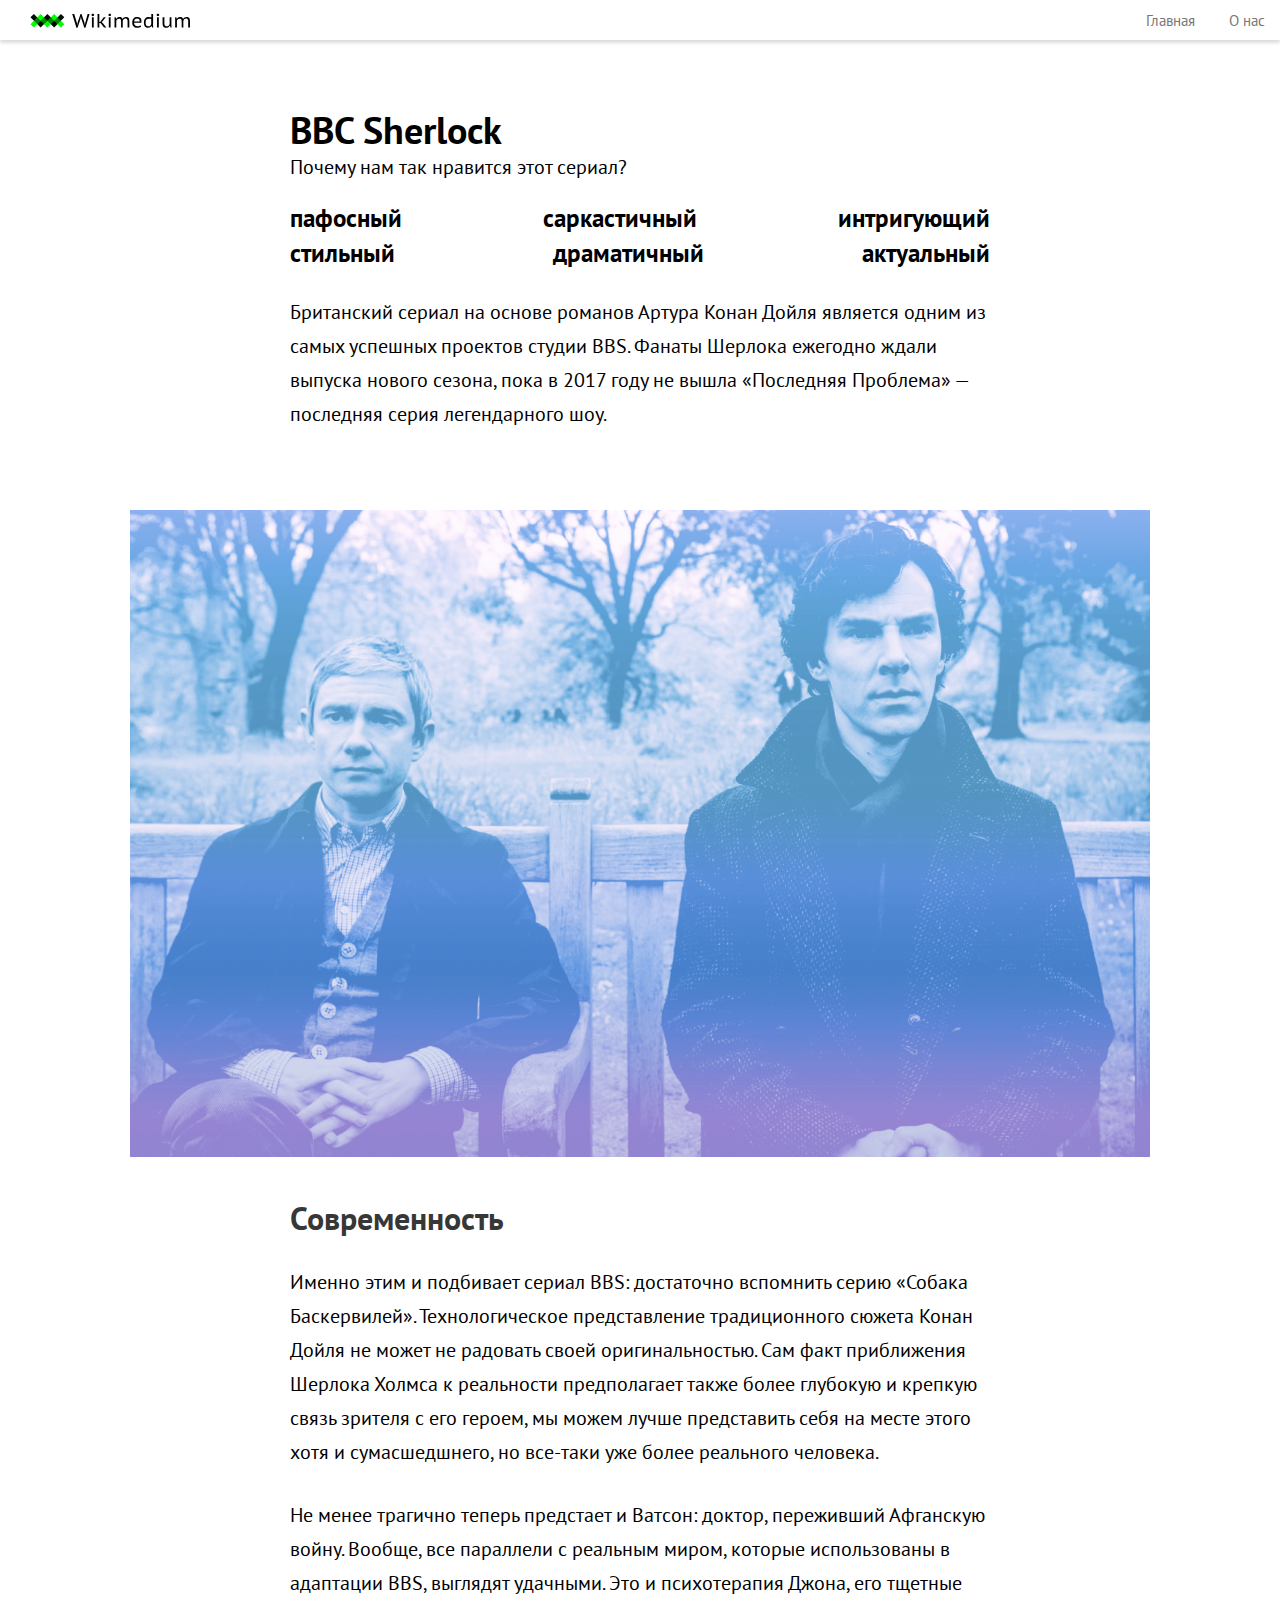
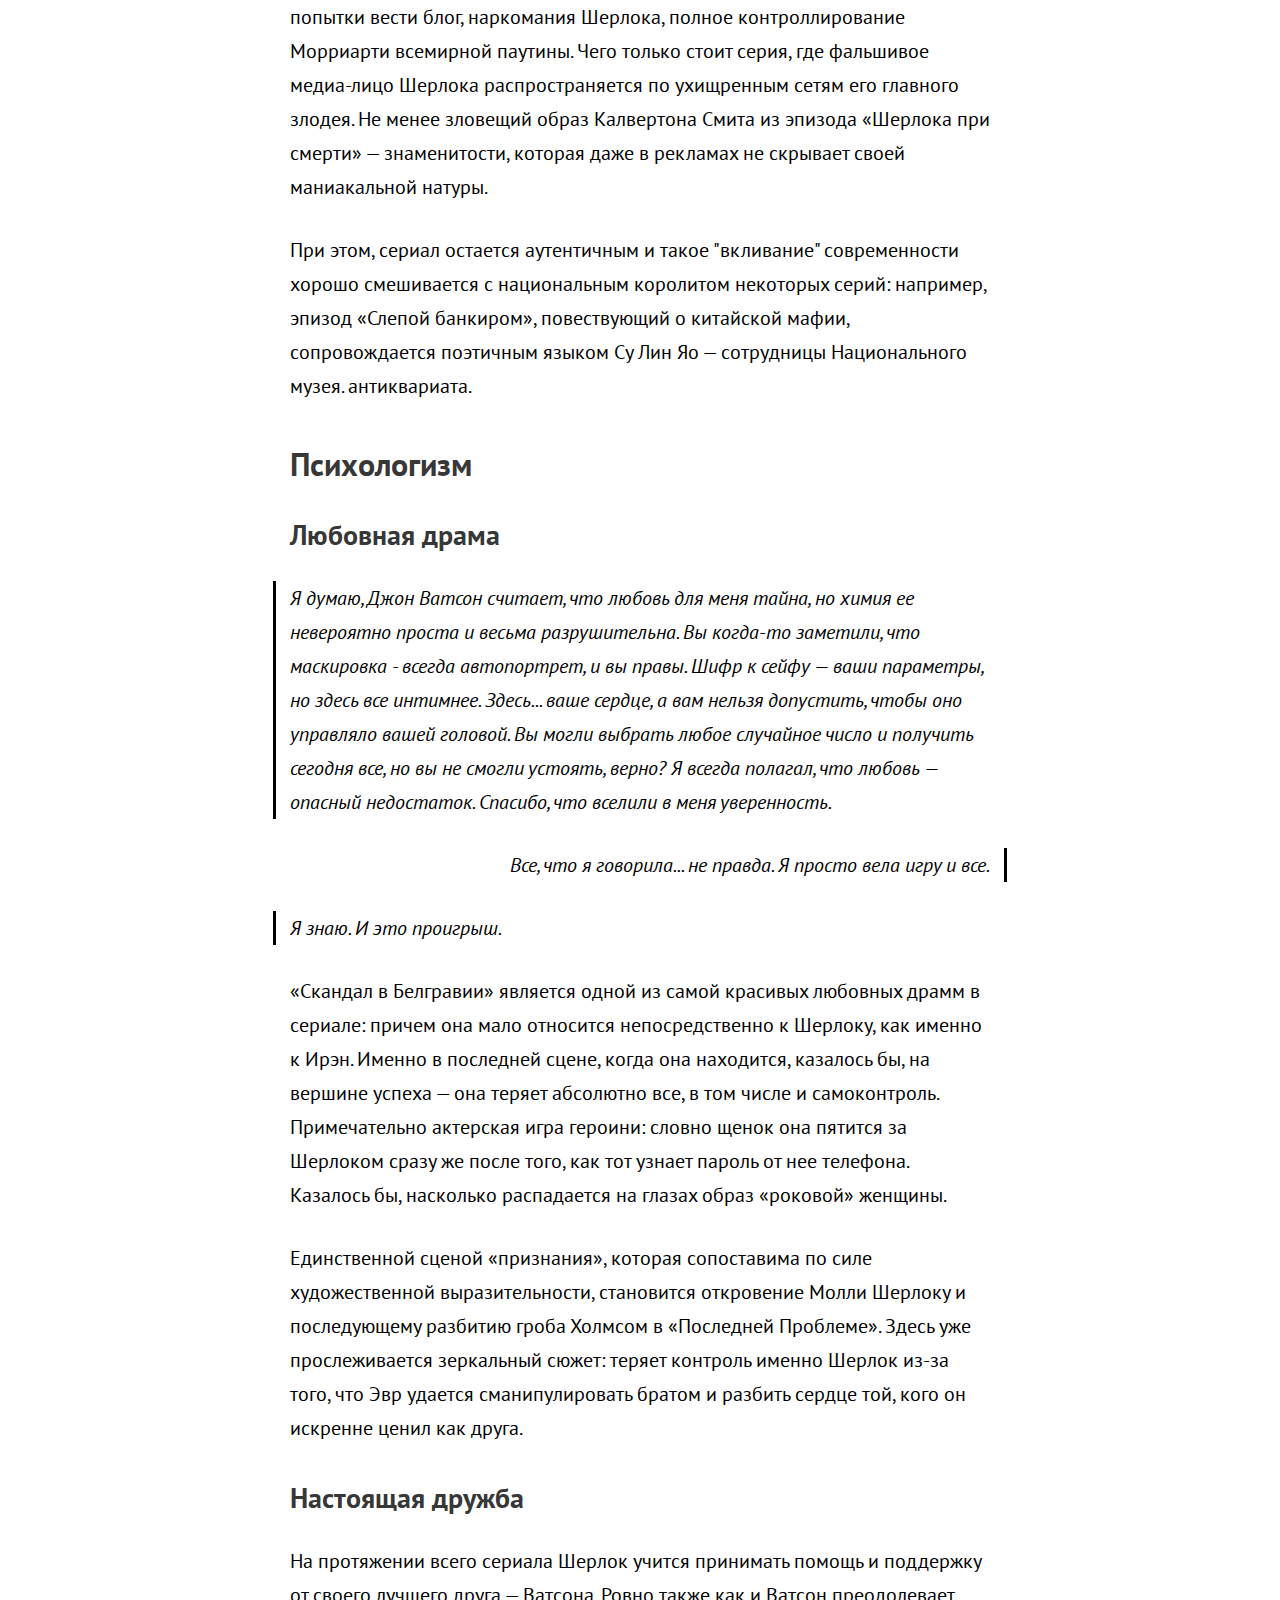
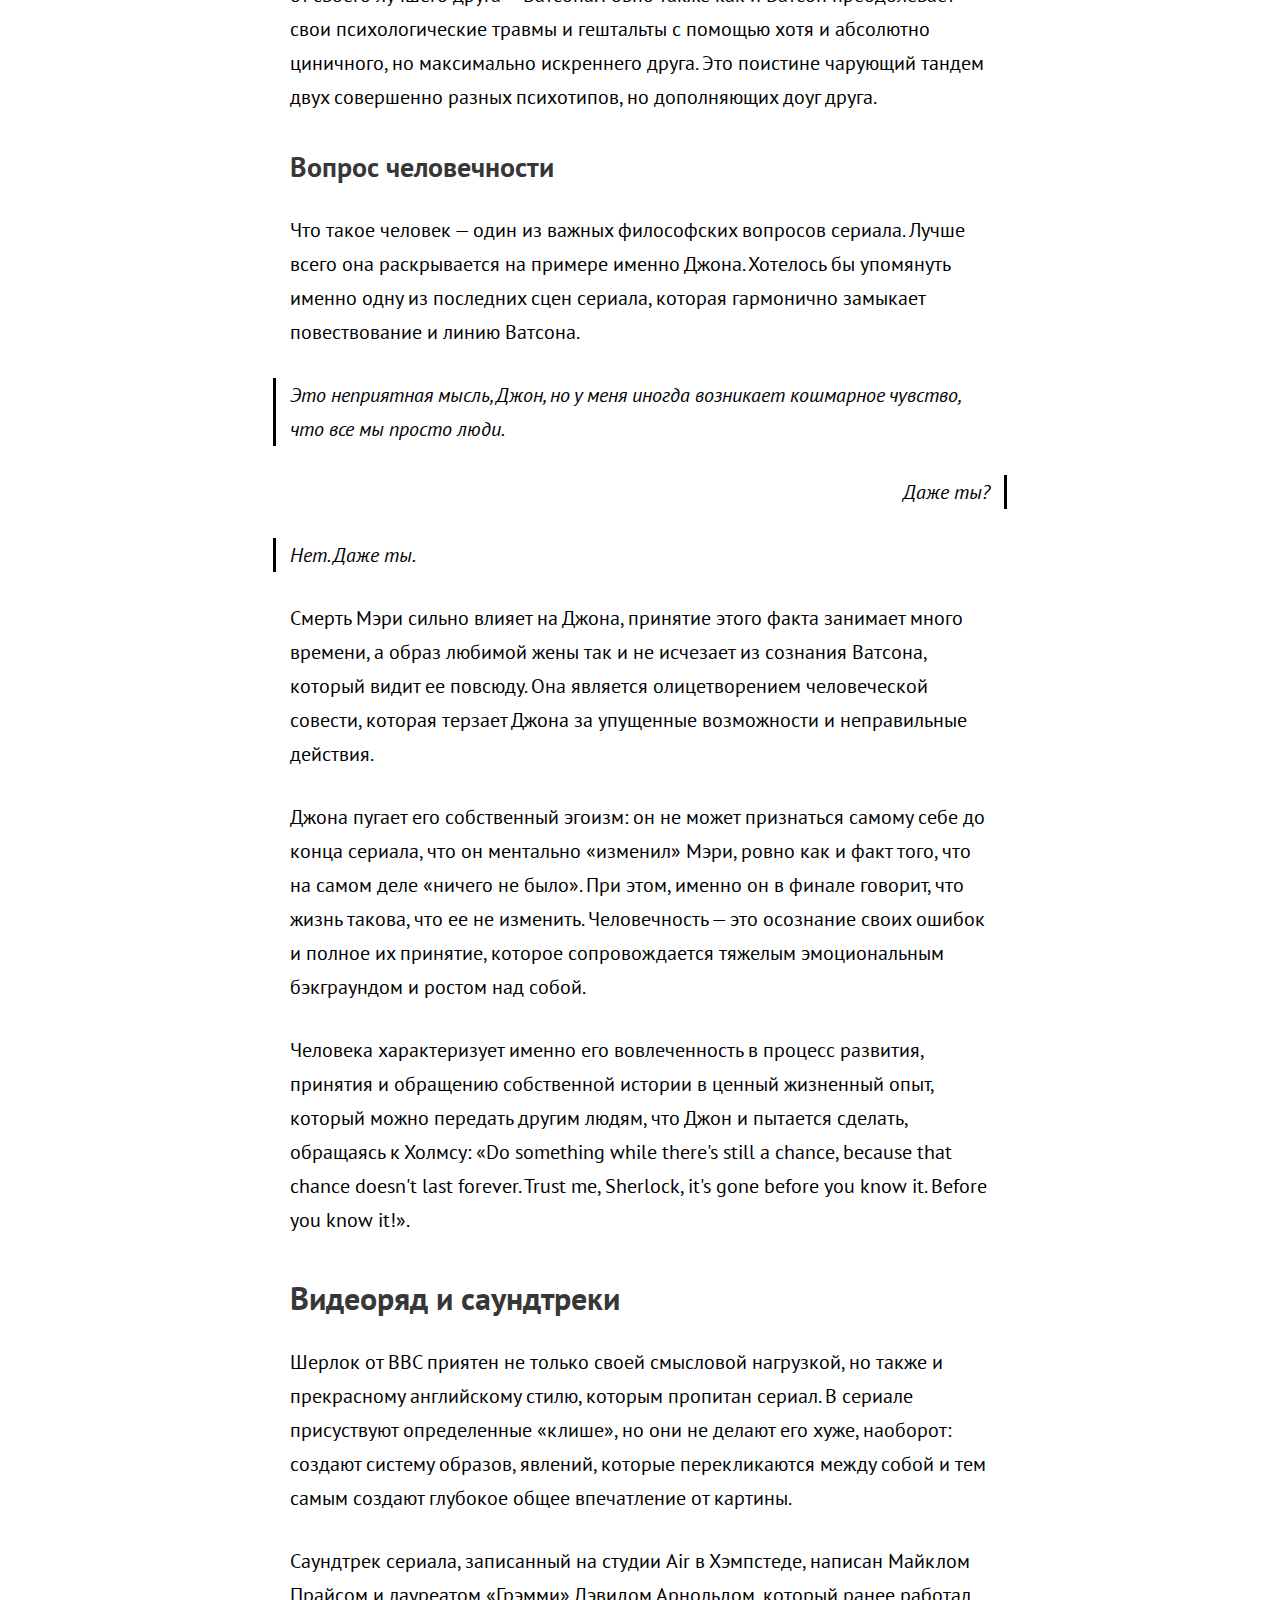
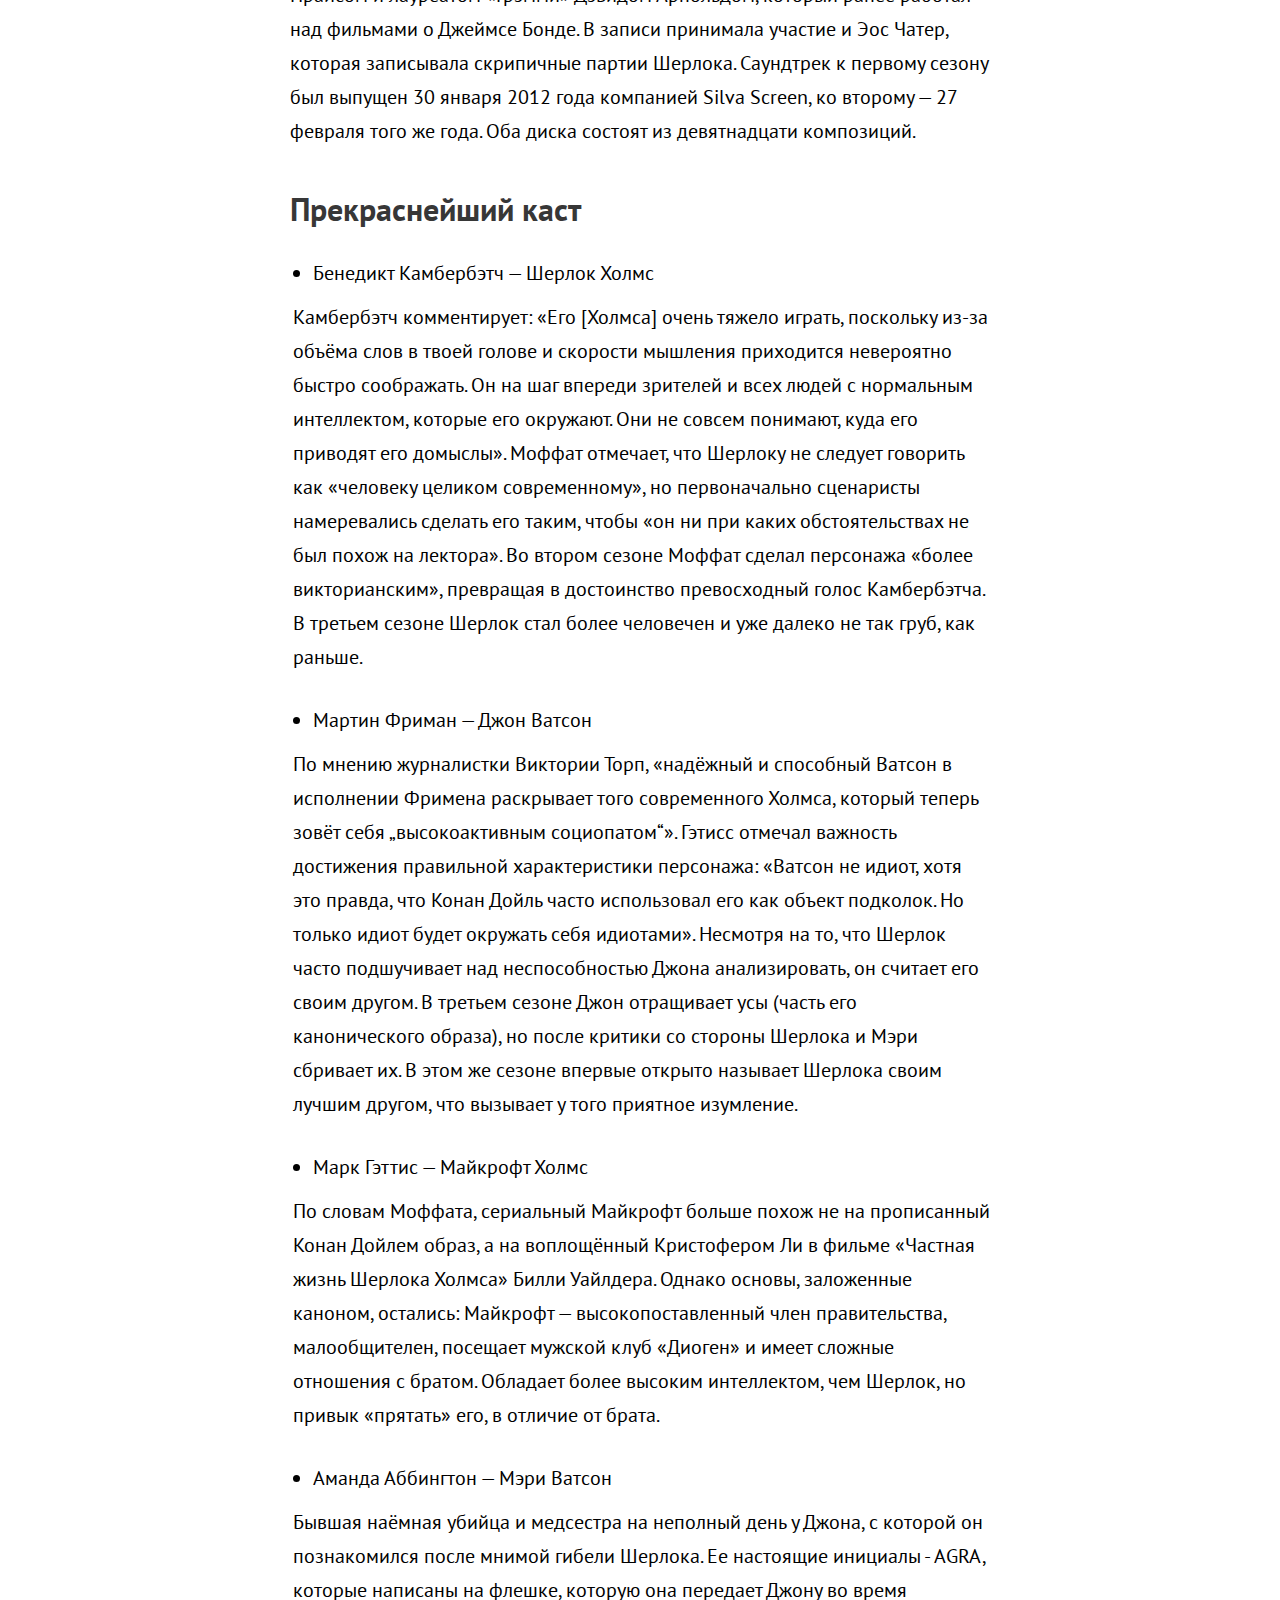
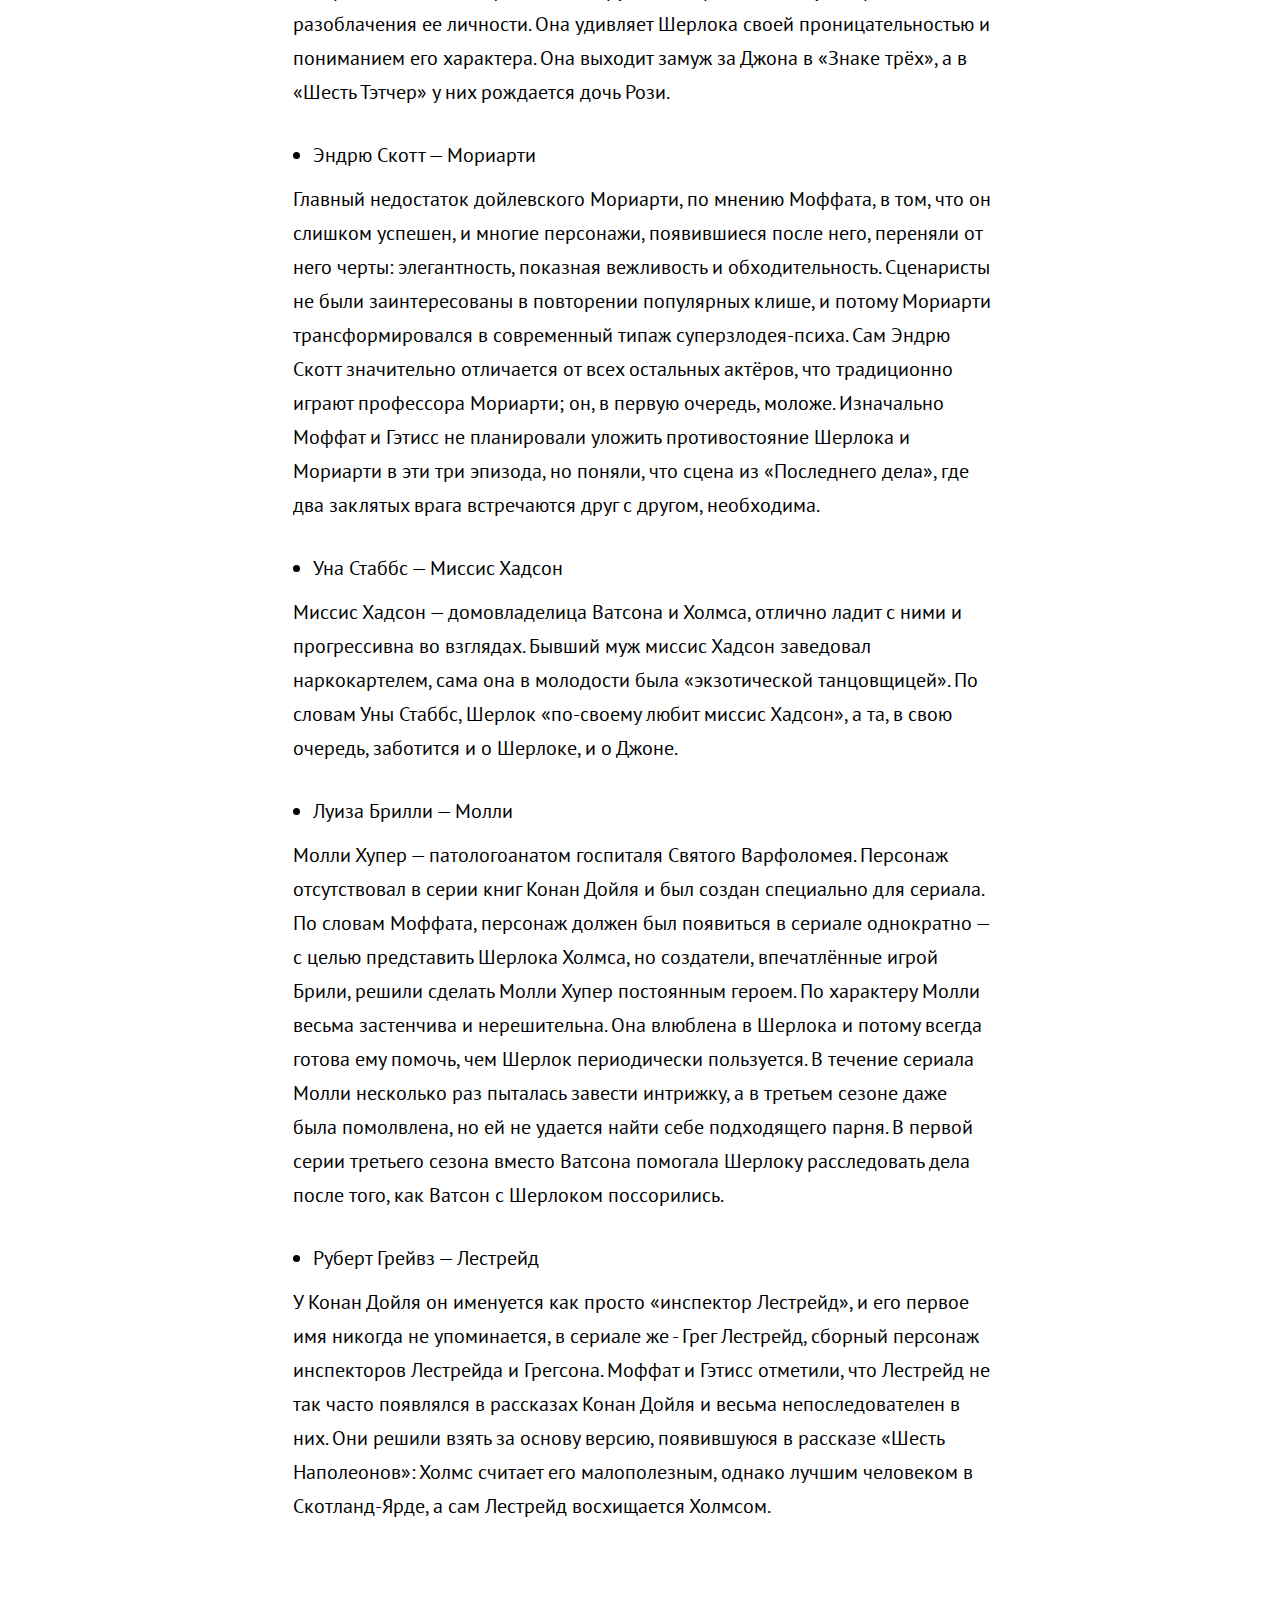
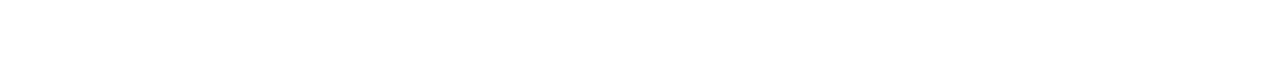
<file: sherlock.html>
<!DOCTYPE html>
<html lang="en">
  <head>
    <meta charset="UTF-8" />
    <meta name="viewport" content="width=device-width, initial-scale=1.0" />
    <title>Sherlock</title>
    <link rel="stylesheet" href="stylesheets/style.css" />
    <link rel="icon" type="image/x-icon" href="images/favicon.ico" />
    <meta
      property="og:description"
      content="Статья про особенности английского сериала Sherlock от студии BBC"
    />
    <meta
      property="og:image"
      content="https://github.com/HarukoRakuke/wikimedium/blob/main/images/sherlock_and_john.png"
    />
    <link rel="icon" type="image/png" href="images/favicon.png" />
  </head>
  <body>
    <nav class="menubar">
      <img src="images/logo.svg" alt="Логотип сайта Викимедиум" />
      <ul>
        <li><a href="index.html">Главная</a></li>
        <li><a href="about.html">О нас</a></li>
      </ul>
    </nav>
    <article>
      <h1>BBC Sherlock</h1>
      <h5>Почему нам так нравится этот сериал?</h5>
      <div>
        <span>пафосный</span>
        <span>саркастичный</span>
        <span>интригующий</span>
        <span>стильный</span>
        <span>драматичный</span>
        <span>актуальный</span>
      </div>
      <p>
        Британский сериал на основе романов Артура Конан Дойля является одним из
        самых успешных проектов студии BBS. Фанаты Шерлока ежегодно ждали
        выпуска нового сезона, пока в 2017 году не вышла «Последняя Проблема» —
        последняя серия легендарного шоу.
      </p>

      <img src="images/sherlock_and_john.png" alt="" />

      <h2>Современность</h2>
      <p>
        Именно этим и подбивает сериал BBS: достаточно вспомнить серию «Собака
        Баскервилей». Технологическое представление традиционного сюжета Конан
        Дойля не может не радовать своей оригинальностью. Сам факт приближения
        Шерлока Холмса к реальности предполагает также более глубокую и крепкую
        связь зрителя с его героем, мы можем лучше представить себя на месте
        этого хотя и сумасшедшнего, но все-таки уже более реального человека.
      </p>
      <p>
        Не менее трагично теперь предстает и Ватсон: доктор, переживший
        Афганскую войну. Вообще, все параллели с реальным миром, которые
        использованы в адаптации BBS, выглядят удачными. Это и психотерапия
        Джона, его тщетные попытки вести блог, наркомания Шерлока, полное
        контроллирование Морриарти всемирной паутины. Чего только стоит серия,
        где фальшивое медиа-лицо Шерлока распространяется по ухищренным сетям
        его главного злодея. Не менее зловещий образ Калвертона Смита из эпизода
        «Шерлока при смерти» — знаменитости, которая даже в рекламах не скрывает
        своей маниакальной натуры.
      </p>
      <p>
        При этом, сериал остается аутентичным и такое "вкливание" современности
        хорошо смешивается с национальным королитом некоторых серий: например,
        эпизод «Слепой банкиром», повествующий о китайской мафии, сопровождается
        поэтичным языком Су Лин Яо — сотрудницы Национального музея.
        антиквариата.
      </p>
      <h2>Психологизм</h2>
      <h3>Любовная драма</h3>
      <blockquote class="right_quote">
        Я думаю, Джон Ватсон считает, что любовь для меня тайна, но химия ее
        невероятно проста и весьма разрушительна. Вы когда-то заметили, что
        маскировка - всегда автопортрет, и вы правы. Шифр к сейфу — ваши
        параметры, но здесь все интимнее. Здесь... ваше сердце, а вам нельзя
        допустить, чтобы оно управляло вашей головой. Вы могли выбрать любое
        случайное число и получить сегодня все, но вы не смогли устоять, верно?
        Я всегда полагал, что любовь — опасный недостаток. Спасибо, что вселили
        в меня уверенность.
      </blockquote>
      <blockquote class="left_quote">
        Все, что я говорила... не правда. Я просто вела игру и все.
      </blockquote>
      <blockquote class="right_quote">Я знаю. И это проигрыш.</blockquote>
      <p>
        «Скандал в Белгравии» является одной из самой красивых любовных драмм в
        сериале: причем она мало относится непосредственно к Шерлоку, как именно
        к Ирэн. Именно в последней сцене, когда она находится, казалось бы, на
        вершине успеха — она теряет абсолютно все, в том числе и самоконтроль.
        Примечательно актерская игра героини: словно щенок она пятится за
        Шерлоком сразу же после того, как тот узнает пароль от нее телефона.
        Казалось бы, насколько распадается на глазах образ «роковой» женщины.
      </p>
      <p>
        Единственной сценой «признания», которая сопоставима по силе
        художественной выразительности, становится откровение Молли Шерлоку и
        последующему разбитию гроба Холмсом в «Последней Проблеме». Здесь уже
        прослеживается зеркальный сюжет: теряет контроль именно Шерлок из-за
        того, что Эвр удается сманипулировать братом и разбить сердце той, кого
        он искренне ценил как друга.
      </p>
      <h3>Настоящая дружба</h3>
      <p>
        На протяжении всего сериала Шерлок учится принимать помощь и поддержку
        от своего лучшего друга — Ватсона. Ровно также как и Ватсон преодолевает
        свои психологические травмы и гештальты с помощью хотя и абсолютно
        циничного, но максимально искреннего друга. Это поистине чарующий тандем
        двух совершенно разных психотипов, но дополняющих доуг друга.
      </p>
      <h3>Вопрос человечности</h3>
      <p>
        Что такое человек — один из важных философских вопросов сериала. Лучше
        всего она раскрывается на примере именно Джона. Хотелось бы упомянуть
        именно одну из последних сцен сериала, которая гармонично замыкает
        повествование и линию Ватсона.
      </p>
      <blockquote class="right_quote">
        Это неприятная мысль, Джон, но у меня иногда возникает кошмарное
        чувство, что все мы просто люди.
      </blockquote>
      <blockquote class="left_quote">Даже ты?</blockquote>
      <blockquote class="right_quote">Нет. Даже ты.</blockquote>
      <p>
        Смерть Мэри сильно влияет на Джона, принятие этого факта занимает много
        времени, а образ любимой жены так и не исчезает из сознания Ватсона,
        который видит ее повсюду. Она является олицетворением человеческой
        совести, которая терзает Джона за упущенные возможности и неправильные
        действия.
      </p>
      <p>
        Джона пугает его собственный эгоизм: он не может признаться самому себе
        до конца сериала, что он ментально «изменил» Мэри, ровно как и факт
        того, что на самом деле «ничего не было». При этом, именно он в финале
        говорит, что жизнь такова, что ее не изменить. Человечность — это
        осознание своих ошибок и полное их принятие, которое сопровождается
        тяжелым эмоциональным бэкграундом и ростом над собой.
      </p>
      <p>
        Человека характеризует именно его вовлеченность в процесс развития,
        принятия и обращению собственной истории в ценный жизненный опыт,
        который можно передать другим людям, что Джон и пытается сделать,
        обращаясь к Холмсу: «Do something while there's still a chance, because
        that chance doesn't last forever. Trust me, Sherlock, it's gone before
        you know it. Before you know it!».
      </p>
      <h2>Видеоряд и саундтреки</h2>
      <p>
        Шерлок от BBC приятен не только своей смысловой нагрузкой, но также и
        прекрасному английскому стилю, которым пропитан сериал. В сериале
        присуствуют определенные «клише», но они не делают его хуже, наоборот:
        создают систему образов, явлений, которые перекликаются между собой и
        тем самым создают глубокое общее впечатление от картины.
      </p>
      <p>
        Саундтрек сериала, записанный на студии Air в Хэмпстеде, написан Майклом
        Прайсом и лауреатом «Грэмми» Дэвидом Арнольдом, который ранее работал
        над фильмами о Джеймсе Бонде. В записи принимала участие и Эос Чатер,
        которая записывала скрипичные партии Шерлока. Саундтрек к первому сезону
        был выпущен 30 января 2012 года компанией Silva Screen, ко второму — 27
        февраля того же года. Оба диска состоят из девятнадцати композиций.
      </p>
      <h2>Прекраснейший каст</h2>
      <ul>
        <li>Бенедикт Камбербэтч — Шерлок Холмс</li>
        <p>
          Камбербэтч комментирует: «Его [Холмса] очень тяжело играть, поскольку
          из-за объёма слов в твоей голове и скорости мышления приходится
          невероятно быстро соображать. Он на шаг впереди зрителей и всех людей
          с нормальным интеллектом, которые его окружают. Они не совсем
          понимают, куда его приводят его домыслы». Моффат отмечает, что Шерлоку
          не следует говорить как «человеку целиком современному», но
          первоначально сценаристы намеревались сделать его таким, чтобы «он ни
          при каких обстоятельствах не был похож на лектора». Во втором сезоне
          Моффат сделал персонажа «более викторианским», превращая в достоинство
          превосходный голос Камбербэтча. В третьем сезоне Шерлок стал более
          человечен и уже далеко не так груб, как раньше.
        </p>
        <li>Мартин Фриман — Джон Ватсон</li>
        <p>
          По мнению журналистки Виктории Торп, «надёжный и способный Ватсон в
          исполнении Фримена раскрывает того современного Холмса, который теперь
          зовёт себя „высокоактивным социопатом“». Гэтисс отмечал важность
          достижения правильной характеристики персонажа: «Ватсон не идиот, хотя
          это правда, что Конан Дойль часто использовал его как объект подколок.
          Но только идиот будет окружать себя идиотами». Несмотря на то, что
          Шерлок часто подшучивает над неспособностью Джона анализировать, он
          считает его своим другом. В третьем сезоне Джон отращивает усы (часть
          его канонического образа), но после критики со стороны Шерлока и Мэри
          сбривает их. В этом же сезоне впервые открыто называет Шерлока своим
          лучшим другом, что вызывает у того приятное изумление.
        </p>
        <li>Марк Гэттис — Майкрофт Холмс</li>
        <p>
          По словам Моффата, сериальный Майкрофт больше похож не на прописанный
          Конан Дойлем образ, а на воплощённый Кристофером Ли в фильме «Частная
          жизнь Шерлока Холмса» Билли Уайлдера. Однако основы, заложенные
          каноном, остались: Майкрофт — высокопоставленный член правительства,
          малообщителен, посещает мужской клуб «Диоген» и имеет сложные
          отношения с братом. Обладает более высоким интеллектом, чем Шерлок, но
          привык «прятать» его, в отличие от брата.
        </p>
        <li>Аманда Аббингтон — Мэри Ватсон</li>
        <p>
          Бывшая наёмная убийца и медсестра на неполный день у Джона, с которой
          он познакомился после мнимой гибели Шерлока. Ее настоящие инициалы -
          AGRA, которые написаны на флешке, которую она передает Джону во время
          разоблачения ее личности. Она удивляет Шерлока своей проницательностью
          и пониманием его характера. Она выходит замуж за Джона в «Знаке трёх»,
          а в «Шесть Тэтчер» у них рождается дочь Рози.
        </p>
        <li>Эндрю Скотт — Мориарти</li>
        <p>
          Главный недостаток дойлевского Мориарти, по мнению Моффата, в том, что
          он слишком успешен, и многие персонажи, появившиеся после него,
          переняли от него черты: элегантность, показная вежливость и
          обходительность. Сценаристы не были заинтересованы в повторении
          популярных клише, и потому Мориарти трансформировался в современный
          типаж суперзлодея-психа. Сам Эндрю Скотт значительно отличается от
          всех остальных актёров, что традиционно играют профессора Мориарти;
          он, в первую очередь, моложе. Изначально Моффат и Гэтисс не
          планировали уложить противостояние Шерлока и Мориарти в эти три
          эпизода, но поняли, что сцена из «Последнего дела», где два заклятых
          врага встречаются друг с другом, необходима.
        </p>
        <li>Уна Стаббс — Миссис Хадсон</li>
        <p>
          Миссис Хадсон — домовладелица Ватсона и Холмса, отлично ладит с ними и
          прогрессивна во взглядах. Бывший муж миссис Хадсон заведовал
          наркокартелем, сама она в молодости была «экзотической танцовщицей».
          По словам Уны Стаббс, Шерлок «по-своему любит миссис Хадсон», а та, в
          свою очередь, заботится и о Шерлоке, и о Джоне.
        </p>
        <li>Луиза Брилли — Молли</li>
        <p>
          Молли Хупер — патологоанатом госпиталя Святого Варфоломея. Персонаж
          отсутствовал в серии книг Конан Дойля и был создан специально для
          сериала. По словам Моффата, персонаж должен был появиться в сериале
          однократно — с целью представить Шерлока Холмса, но создатели,
          впечатлённые игрой Брили, решили сделать Молли Хупер постоянным
          героем. По характеру Молли весьма застенчива и нерешительна. Она
          влюблена в Шерлока и потому всегда готова ему помочь, чем Шерлок
          периодически пользуется. В течение сериала Молли несколько раз
          пыталась завести интрижку, а в третьем сезоне даже была помолвлена, но
          ей не удается найти себе подходящего парня. В первой серии третьего
          сезона вместо Ватсона помогала Шерлоку расследовать дела после того,
          как Ватсон с Шерлоком поссорились.
        </p>
        <li>Руберт Грейвз — Лестрейд</li>
        <p>
          У Конан Дойля он именуется как просто «инспектор Лестрейд», и его
          первое имя никогда не упоминается, в сериале же - Грег Лестрейд,
          сборный персонаж инспекторов Лестрейда и Грегсона. Моффат и Гэтисс
          отметили, что Лестрейд не так часто появлялся в рассказах Конан Дойля
          и весьма непоследователен в них. Они решили взять за основу версию,
          появившуюся в рассказе «Шесть Наполеонов»: Холмс считает его
          малополезным, однако лучшим человеком в Скотланд-Ярде, а сам Лестрейд
          восхищается Холмсом.
        </p>
      </ul>
      <p></p>
    </article>
    <!-- AddToAny BEGIN -->
    <div class="a2a_kit a2a_kit_size_32 a2a_default_style">
      <a class="a2a_dd" href="https://www.addtoany.com/share"></a>
      <a class="a2a_button_telegram"></a>
      <a class="a2a_button_vk"></a>
      <a class="a2a_button_copy_link"></a>
    </div>
    <script async src="https://static.addtoany.com/menu/page.js"></script>
    <!-- AddToAny END -->
  </body>
</html>
</file>
<file: stylesheets/style.css>
@import url('reset.css');
@import url('https://fonts.googleapis.com/css2?family=PT+Sans+Caption&family=PT+Sans:ital,wght@0,400;0,700;1,400;1,700&display=swap');
@import url('layout.css');
@import url('sidebar.css');
@import url('menubar.css');
@import url('about.css');
@import url('index.css');
@import url('responsive.css');
</file>
